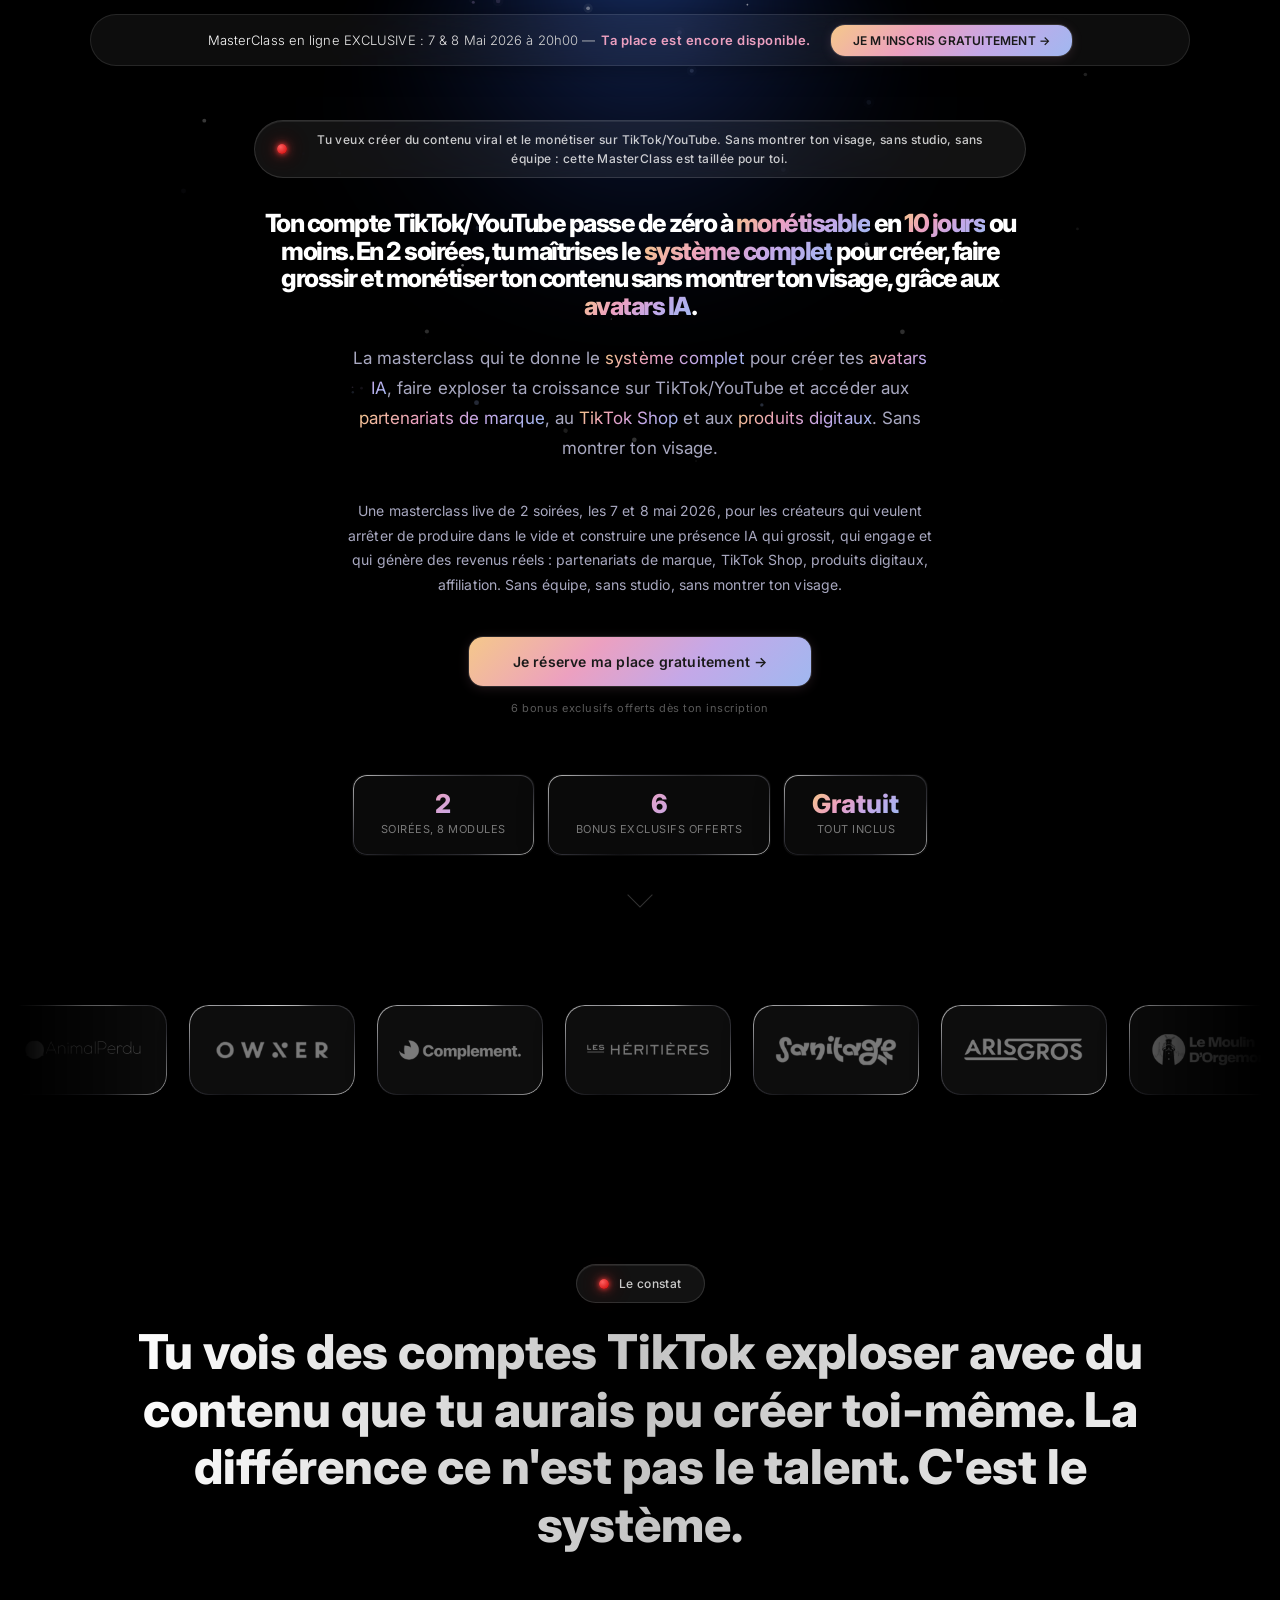
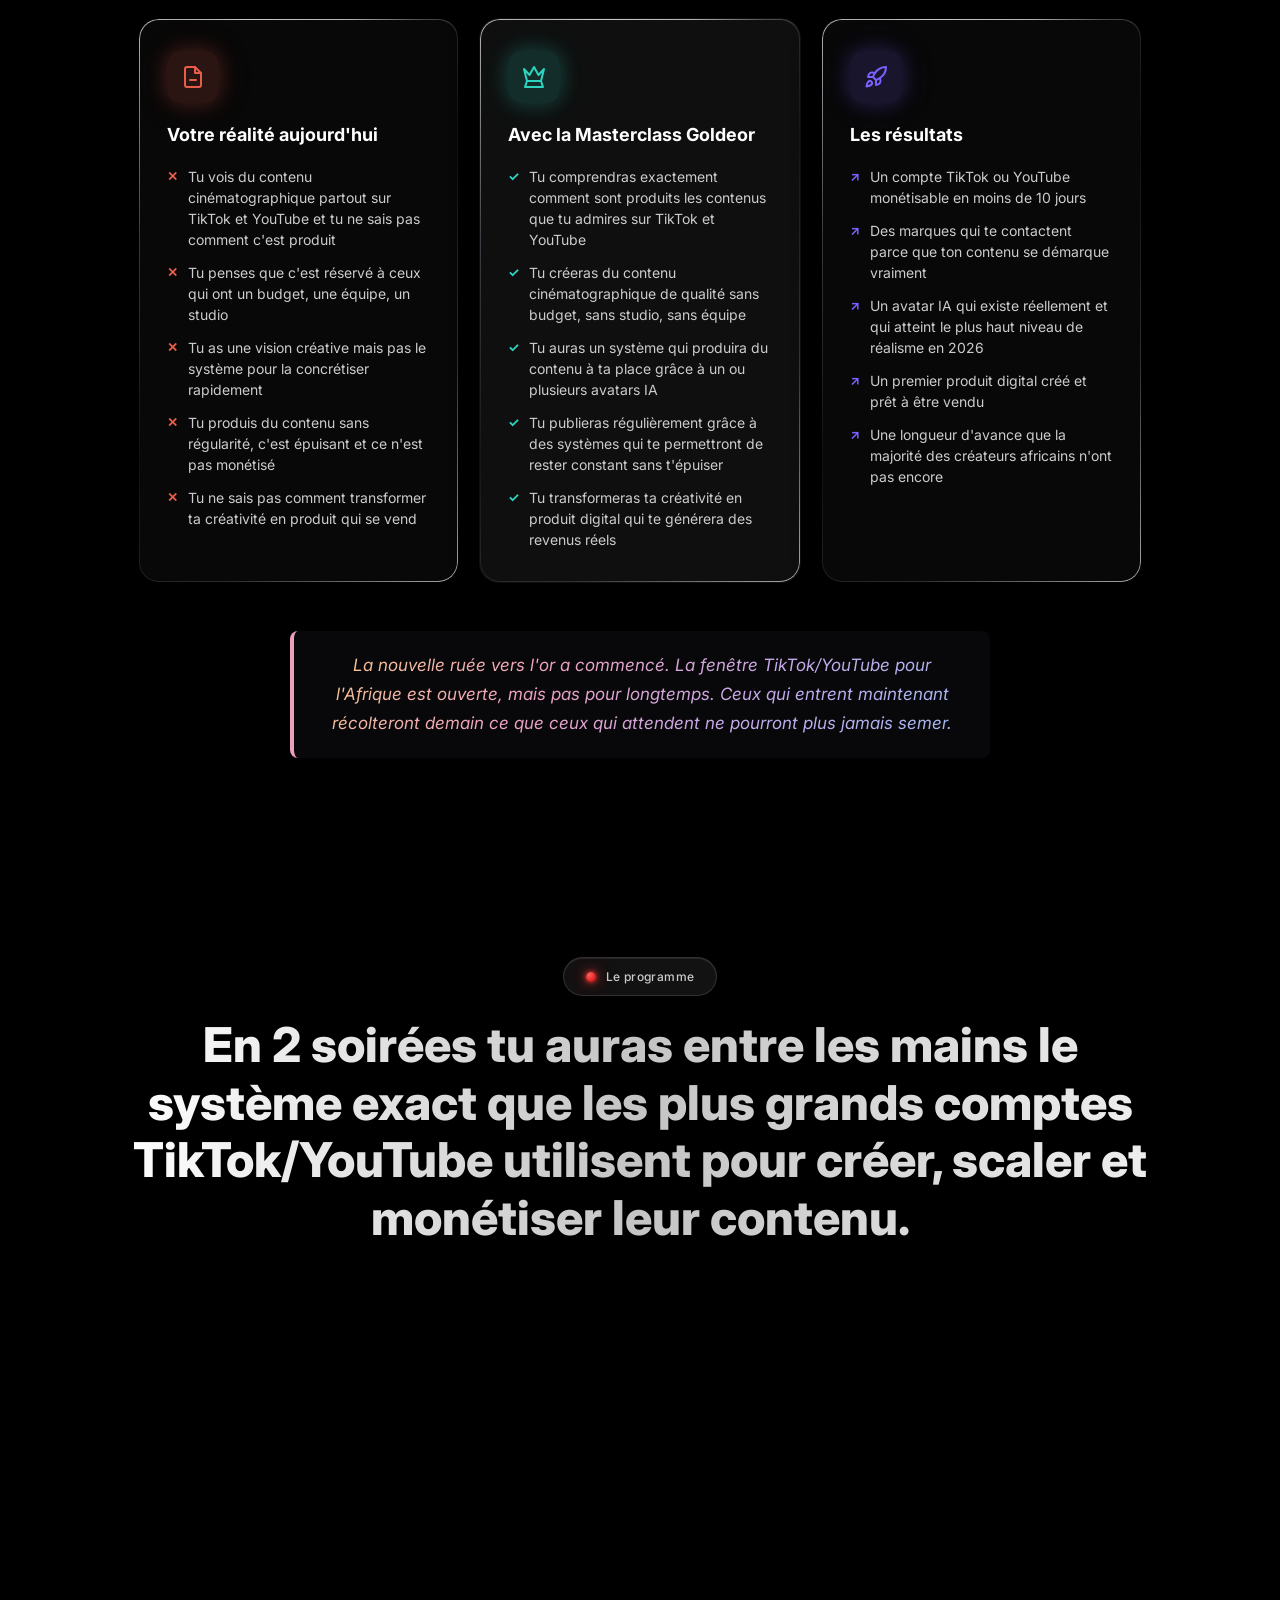
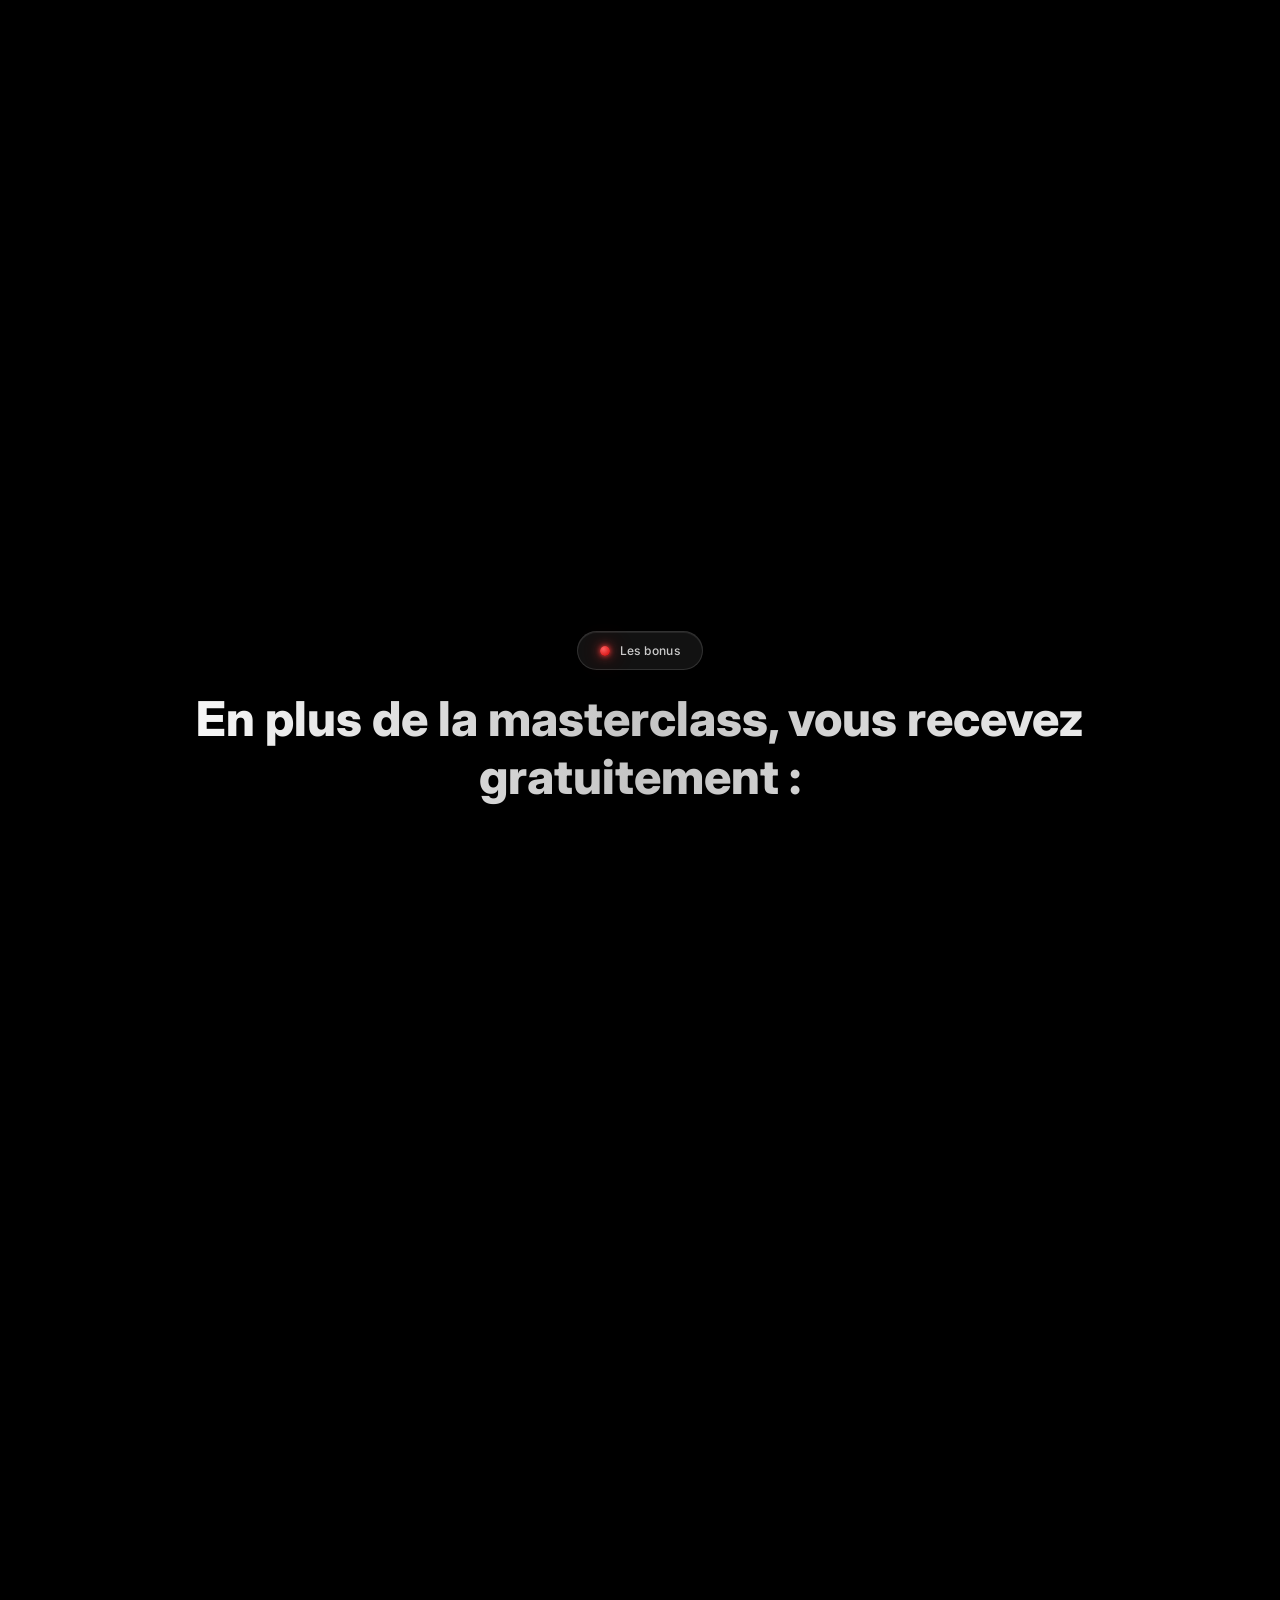
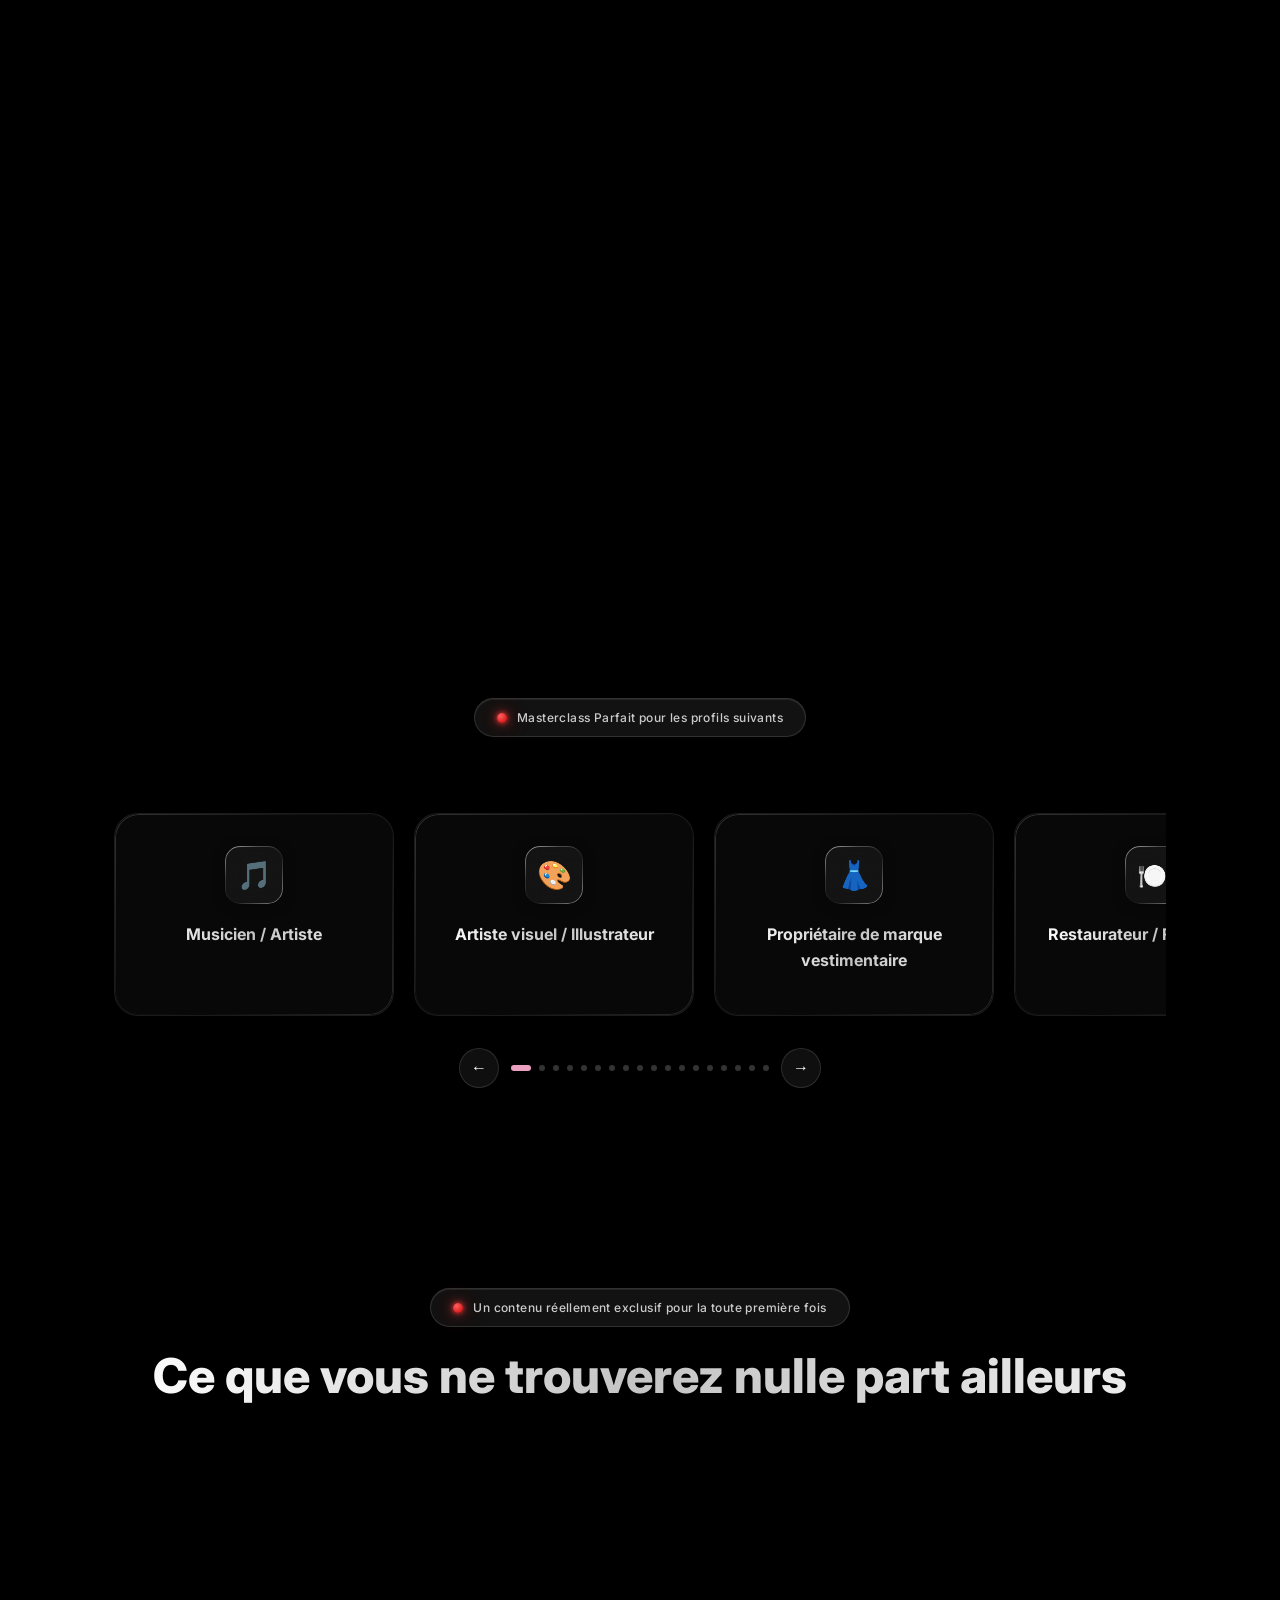
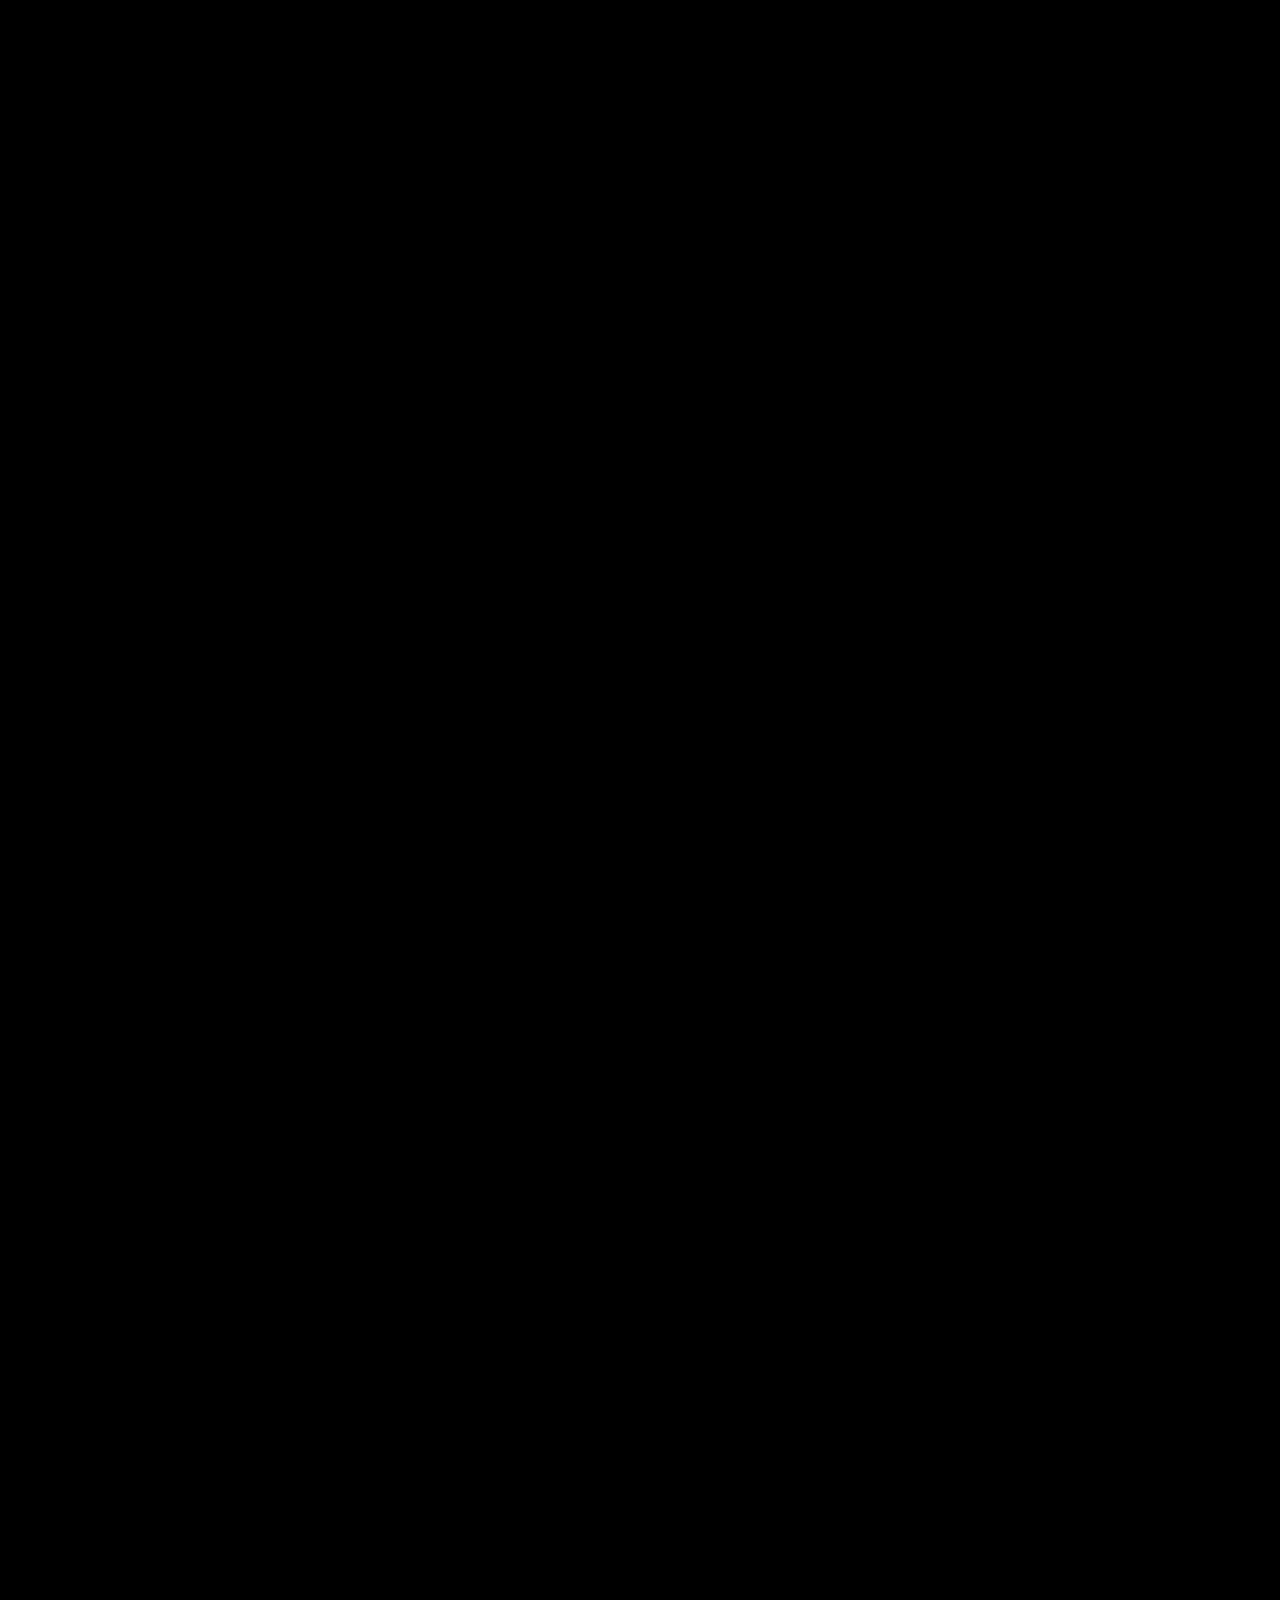
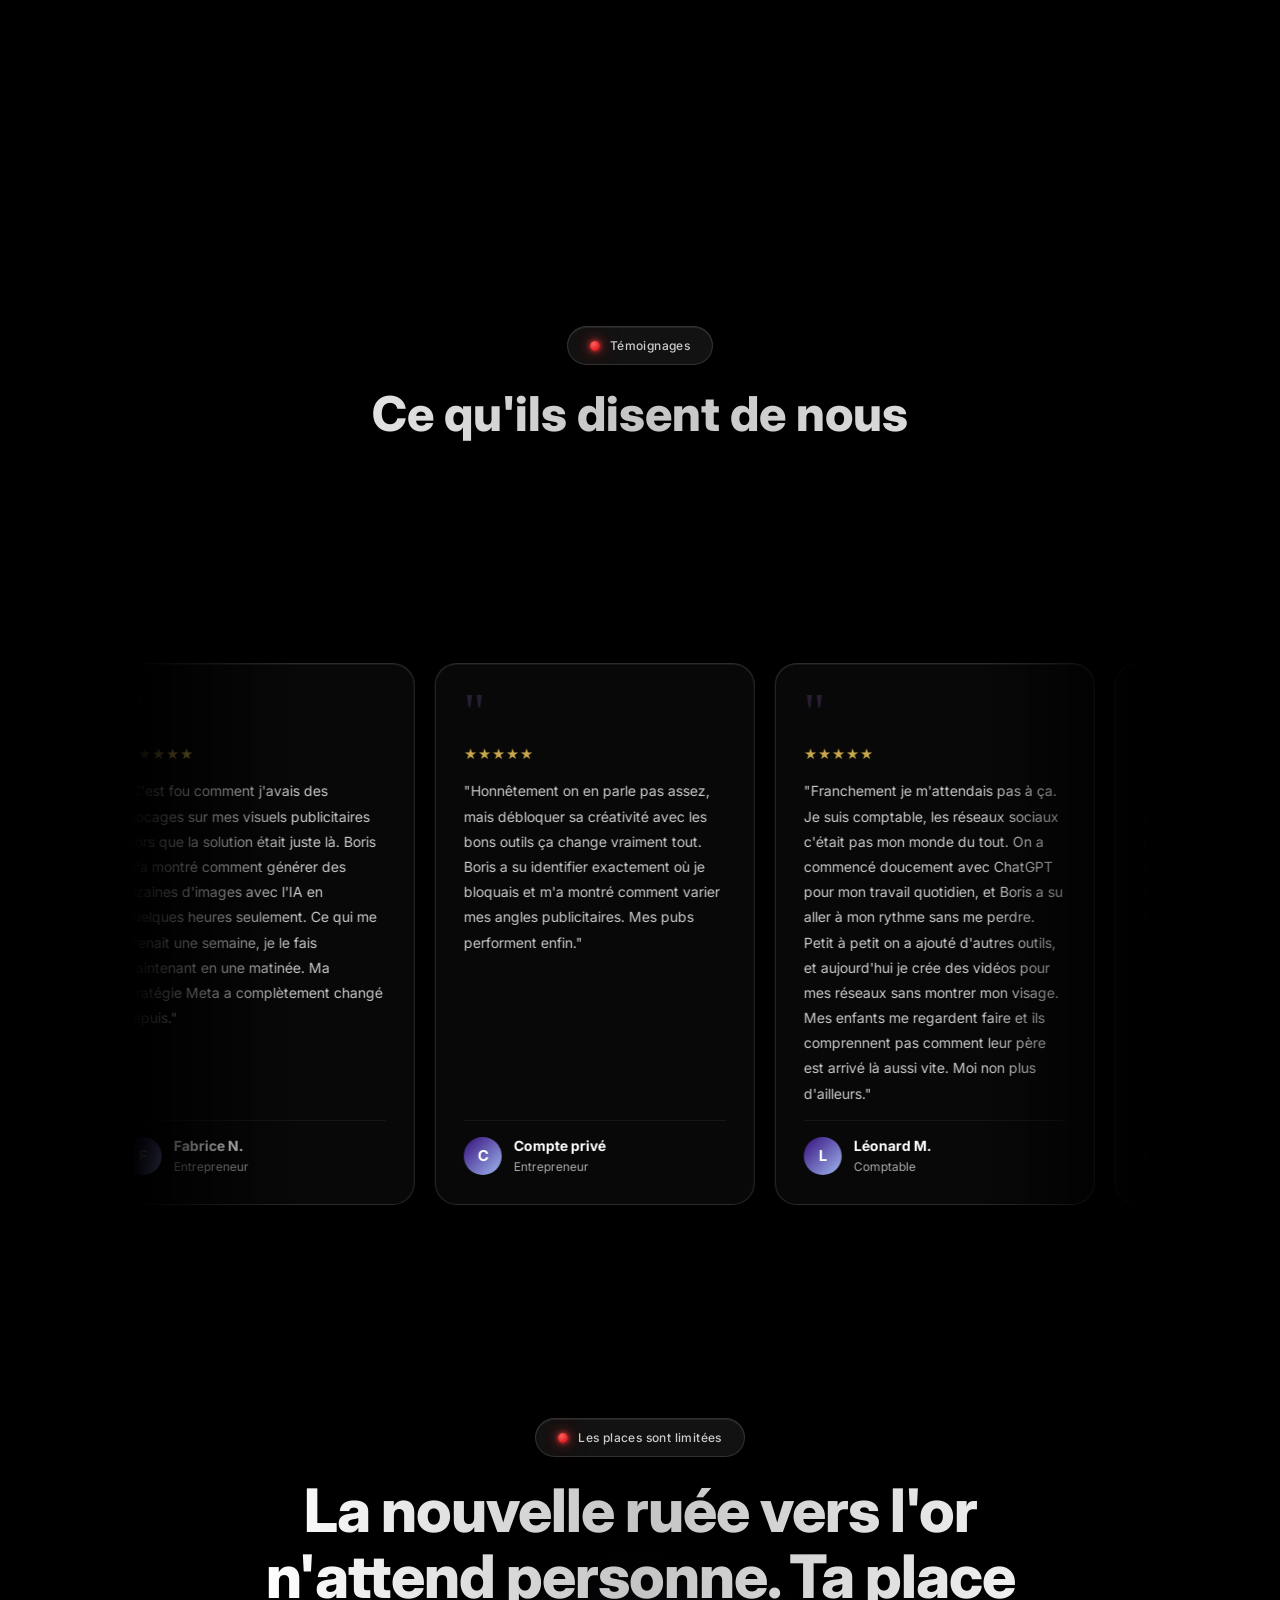
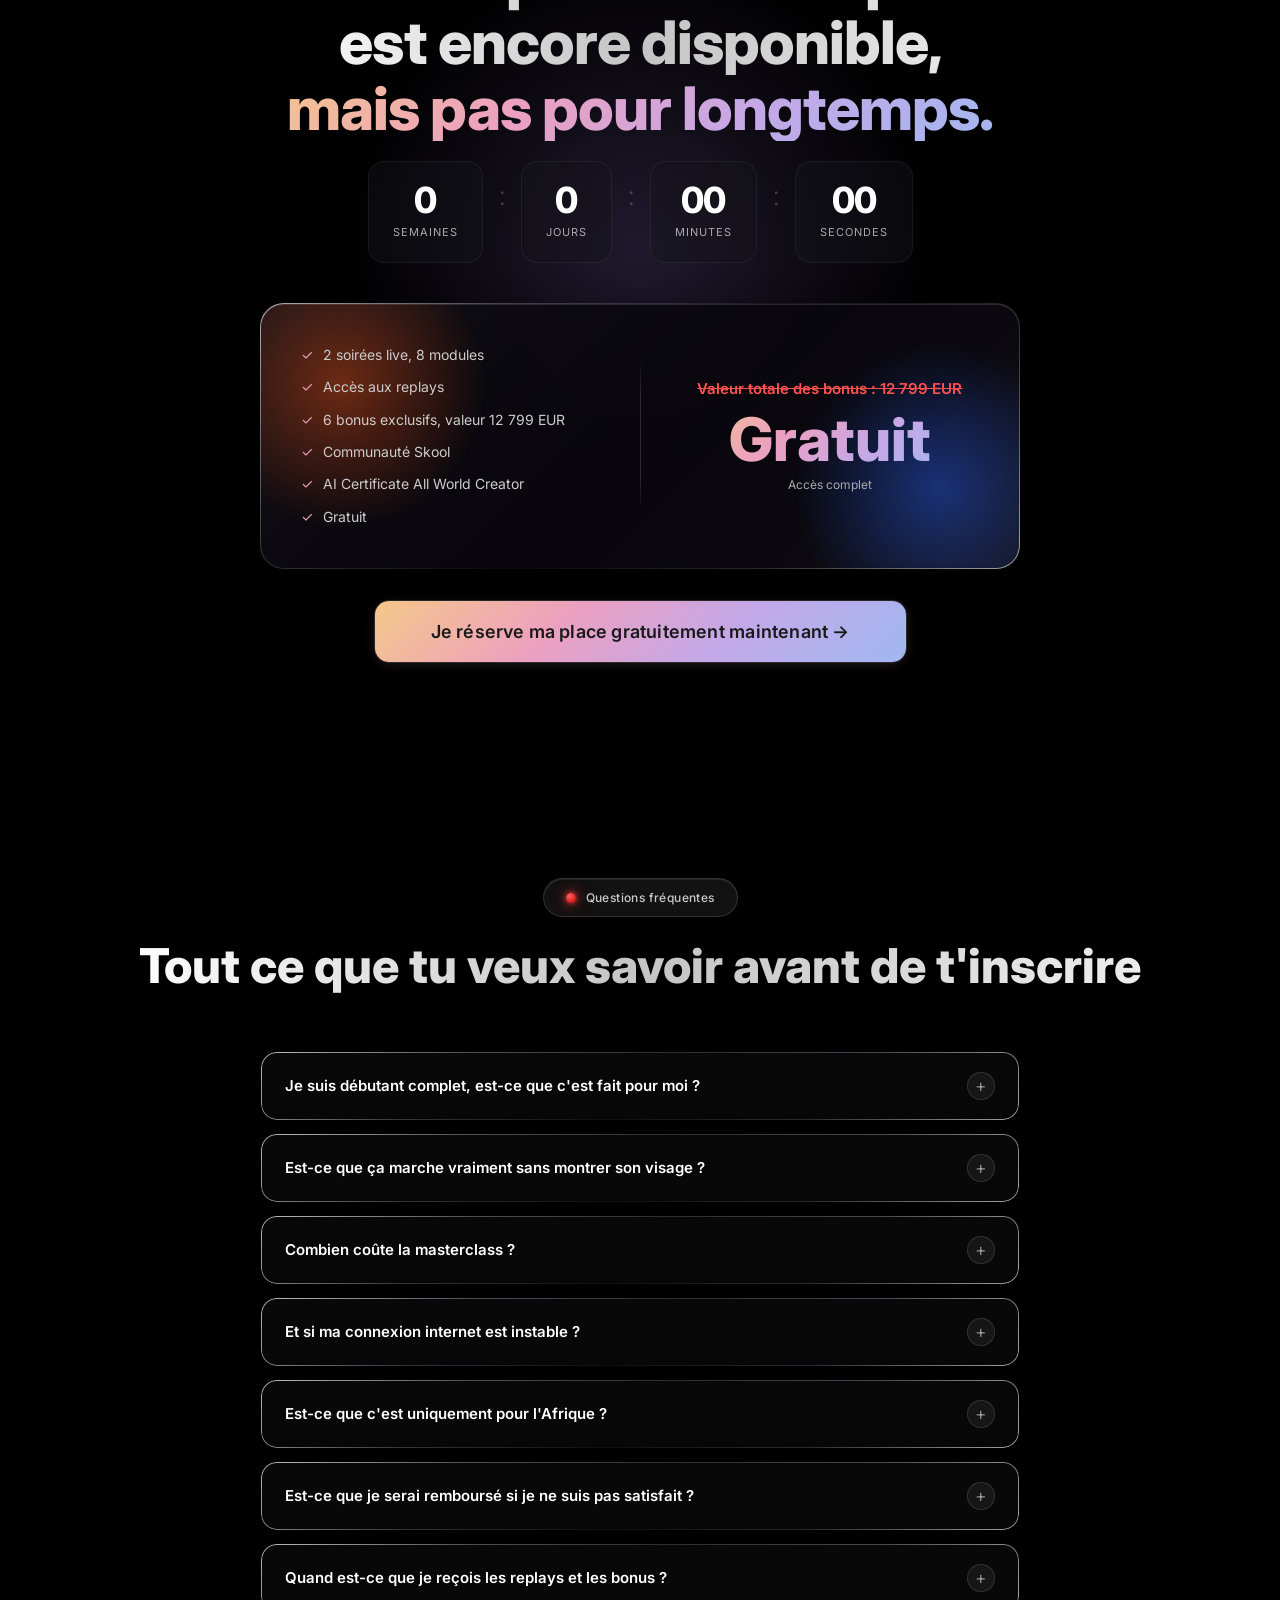
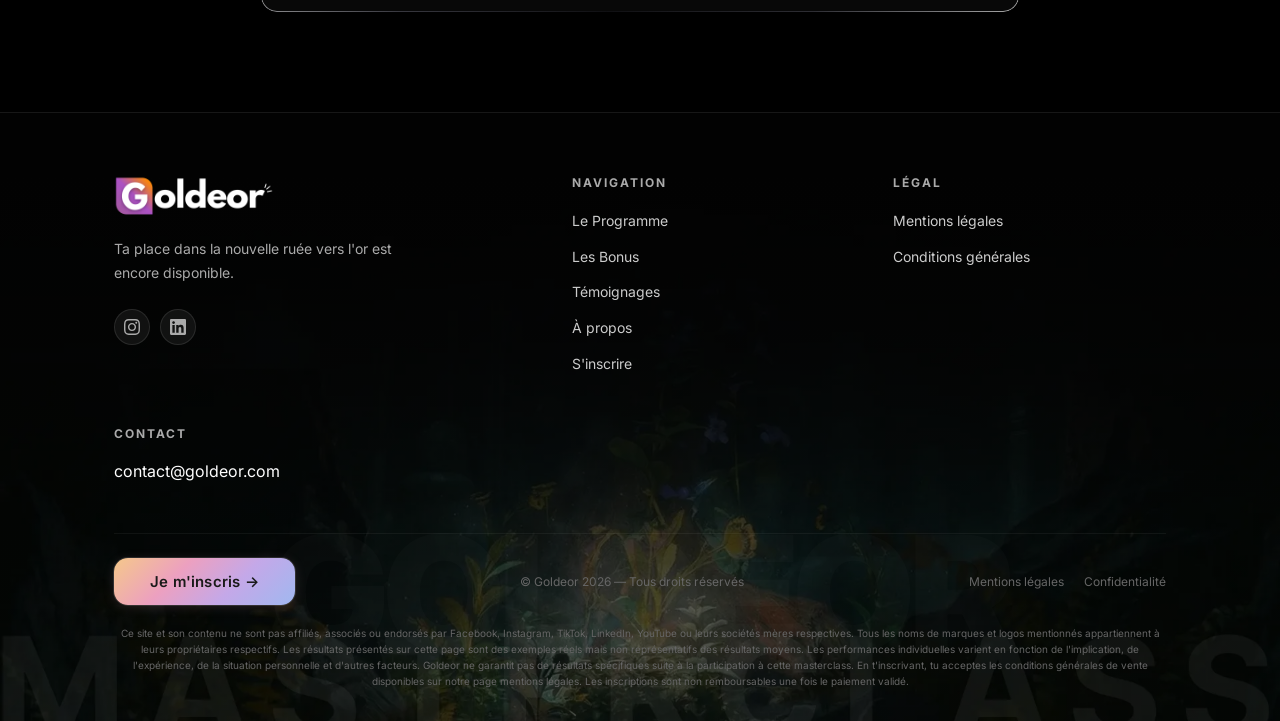
<file: index.html>
<!DOCTYPE html>
<html lang="fr">
<head>
  <meta charset="UTF-8" />
  <meta name="viewport" content="width=device-width, initial-scale=1.0" />

  <!-- SEO -->
  <title>Masterclass TikTok/YouTube IA - Monétise ton contenu sans montrer ton visage | Goldeor</title>
  <meta name="description" content="En 2 soirées, découvre le système complet pour créer des avatars IA, faire exploser ta croissance sur TikTok/YouTube et monétiser ton contenu. Sans visage, sans studio. Gratuit, tout inclus." />
  <link rel="canonical" href="https://goldeor.com/masterclass" />

  <!-- OG -->
  <meta property="og:title" content="Masterclass IA - De zéro à monétisable sur TikTok/YouTube en 10 jours" />
  <meta property="og:description" content="Le système complet pour créer des avatars IA viraux, lancer ton compte TikTok/YouTube et générer tes premiers revenus. Sans montrer ton visage. 7 et 8 Mai 2026." />
  <meta property="og:image" content="assets/images/Photo professionnelle Boris.webp" />
  <meta property="og:type" content="website" />
  <meta property="og:locale" content="fr_FR" />

  <!-- Twitter Card -->
  <meta name="twitter:card" content="summary_large_image" />
  <meta name="twitter:title" content="Masterclass IA - Monétise TikTok/YouTube sans montrer ton visage | Goldeor" />
  <meta name="twitter:description" content="En 2 soirées, tu maîtrises le système complet pour créer des avatars IA et monétiser ton contenu sur TikTok/YouTube. 7 et 8 Mai 2026. Gratuit, tout inclus." />

  <!-- Favicon -->
  <link rel="icon" type="image/png" href="assets/images/Favicon goldeor landing page.png" />

  <!-- Google Fonts -->
  <link rel="preconnect" href="https://fonts.googleapis.com" />
  <link href="https://fonts.googleapis.com/css2?family=Inter:wght@300;400;500;600;700;800;900&family=Dancing+Script:wght@600&display=swap" rel="stylesheet" />

  <!-- CSS -->
  <link rel="stylesheet" href="css/styles.css" />
  <link rel="stylesheet" href="css/sticky-bar.css" />
  <link rel="stylesheet" href="css/hero.css" />
  <link rel="stylesheet" href="css/logos.css" />
  <link rel="stylesheet" href="css/probleme.css" />
  <link rel="stylesheet" href="css/programme.css" />
  <link rel="stylesheet" href="css/bonus.css" />
  <link rel="stylesheet" href="css/carousel-profils.css" />
  <link rel="stylesheet" href="css/avantages.css" />
  <link rel="stylesheet" href="css/fondateur.css" />
  <link rel="stylesheet" href="css/temoignages.css" />
  <link rel="stylesheet" href="css/cta-final.css" />
  <link rel="stylesheet" href="css/faq.css" />
  <link rel="stylesheet" href="css/footer.css" />

  <!-- Meta Pixel Code -->
  <script>
  !function(f,b,e,v,n,t,s)
  {if(f.fbq)return;n=f.fbq=function(){n.callMethod?
  n.callMethod.apply(n,arguments):n.queue.push(arguments)};
  if(!f._fbq)f._fbq=n;n.push=n;n.loaded=!0;n.version='2.0';
  n.queue=[];t=b.createElement(e);t.async=!0;
  t.src=v;s=b.getElementsByTagName(e)[0];
  s.parentNode.insertBefore(t,s)}(window, document,'script',
  'https://connect.facebook.net/en_US/fbevents.js');
  fbq('init', '750034763957379');
  fbq('track', 'PageView');
  </script>
  <noscript><img height="1" width="1" style="display:none"
  src="https://www.facebook.com/tr?id=750034763957379&ev=PageView&noscript=1"
  /></noscript>
  <!-- End Meta Pixel Code -->

  <!-- Style spécifique Variant B : Hero différent -->
  <style>
    /* Hero variant B — angle "résultat concret" */
    .hero__title .line-highlight {
      display: block;
      font-size: clamp(40px, 7vw, 88px);
      background: linear-gradient(135deg, #F5C88A 0%, #ECA0C0 35%, #C4A8E8 65%, #A0B8F0 100%);
      -webkit-background-clip: text;
      -webkit-text-fill-color: transparent;
      background-clip: text;
      line-height: 1;
    }

    .hero__social-proof {
      display: flex;
      align-items: center;
      gap: 12px;
      justify-content: center;
      margin-bottom: 24px;
    }

    .hero__avatars {
      display: flex;
    }

    .hero__avatar {
      width: 36px;
      height: 36px;
      border-radius: 50%;
      border: 2px solid var(--bg-page);
      background: linear-gradient(135deg, var(--accent-purple-dark), var(--accent-purple-light));
      display: flex;
      align-items: center;
      justify-content: center;
      font-size: 14px;
      font-weight: 700;
      color: white;
      margin-left: -10px;
    }

    .hero__avatar:first-child { margin-left: 0; }

    .hero__social-proof-text {
      font-size: 13px;
      color: var(--text-muted);
    }

    .hero__social-proof-text strong {
      color: var(--text-primary);
    }

    /* Waitlist style */
    .hero__waitlist {
      display: flex;
      align-items: center;
      gap: 12px;
      max-width: 480px;
      margin: 0 auto 16px;
      flex-wrap: wrap;
      justify-content: center;
    }

    .hero__waitlist-input {
      flex: 1;
      min-width: 220px;
      background: rgba(255,255,255,0.08);
      border: 1px solid rgba(255,255,255,0.15);
      border-radius: var(--btn-radius);
      padding: 14px 20px;
      color: var(--text-primary);
      font-family: 'Inter', sans-serif;
      font-size: 14px;
      outline: none;
      transition: border-color 0.3s;
    }

    .hero__waitlist-input::placeholder {
      color: var(--text-dim);
    }

    .hero__waitlist-input:focus {
      border-color: rgba(196,168,232,0.4);
    }
  </style>
</head>
<body>

  <!-- STICKY BAR -->
  <div class="sticky-bar" id="stickyBar">
    <div class="sticky-bar__inner">
      <p class="sticky-bar__text">
        <span class="sticky-bar__intro">MasterClass en ligne EXCLUSIVE : 7 &amp; 8 Mai 2026 à 20h00 —</span>
        <span class="sticky-bar__date">Ta place est encore disponible.</span>
      </p>
      <button class="sticky-bar__cta"
              onclick="window.location.href='inscription.html'">
        JE M'INSCRIS GRATUITEMENT →
      </button>
    </div>
  </div>

  <!-- HERO — Variant B -->
  <section class="hero" id="hero">

    <!-- Lueur bleue centrale -->
    <div class="hero__glow"></div>

    <!-- Poussière d'étoiles -->
    <canvas class="hero__stars" id="heroStars"></canvas>

    <div class="hero__inner">

      <!-- Badge callout glassmorphique -->
      <div class="hero__badge">
        <span class="hero__badge-dot"></span>
        Tu veux créer du contenu viral et le monétiser sur TikTok/YouTube. Sans montrer ton visage, sans studio, sans équipe : cette MasterClass est taillée pour toi.
      </div>

      <!-- H1 -->
      <h1 class="hero__title">
        Ton compte TikTok/YouTube passe de zéro à <span class="text-accent">monétisable</span> en <span class="text-accent">10 jours</span> ou moins. En 2 soirées, tu maîtrises le <span class="text-accent">système complet</span> pour créer, faire grossir et monétiser ton contenu sans montrer ton visage, grâce aux <span class="text-accent">avatars IA</span>.
      </h1>

      <!-- H2 subtitle -->
      <p class="hero__subtitle">
        La masterclass qui te donne le <span class="text-accent">système complet</span> pour créer tes <span class="text-accent">avatars IA</span>, faire exploser ta croissance sur TikTok/YouTube et accéder aux <span class="text-accent">partenariats de marque</span>, au <span class="text-accent">TikTok Shop</span> et aux <span class="text-accent">produits digitaux</span>. Sans montrer ton visage.
      </p>

      <!-- Lead-in -->
      <p class="hero__leadin">
        Une masterclass live de 2 soirées, les 7 et 8 mai 2026, pour les créateurs qui veulent arrêter de produire dans le vide et construire une présence IA qui grossit, qui engage et qui génère des revenus réels : partenariats de marque, TikTok Shop, produits digitaux, affiliation. Sans équipe, sans studio, sans montrer ton visage.
      </p>

      <!-- CTA principal -->
      <button class="hero__cta-btn"
              onclick="window.location.href='inscription.html'">
        Je réserve ma place gratuitement →
      </button>

      <!-- Micro-texte -->
      <p class="hero__micro">6 bonus exclusifs offerts dès ton inscription</p>

      <!-- Stats -->
      <div class="hero__stats">
        <div class="hero__stat">
          <div class="hero__stat-number">2</div>
          <div class="hero__stat-label">Soirées, 8 modules</div>
        </div>
        <div class="hero__stat-divider"></div>
        <div class="hero__stat">
          <div class="hero__stat-number">6</div>
          <div class="hero__stat-label">Bonus exclusifs offerts</div>
        </div>
        <div class="hero__stat-divider"></div>
        <div class="hero__stat">
          <div class="hero__stat-number">Gratuit</div>
          <div class="hero__stat-label">Tout inclus</div>
        </div>
      </div>
    </div>

    <div class="hero__scroll"
         onclick="document.querySelector('.logos').scrollIntoView({behavior:'smooth'})">
      <div class="hero__scroll-arrow"></div>
    </div>
  </section>

  <!-- LOGOS -->
  <section class="logos">
    <div class="logos__track-wrapper">
      <div class="logos__track">
        <!-- Série 1 -->
        <div class="logos__card"><img src="assets/images/logos/animalperdu.webp" alt="Animal Perdu Assistance" /></div>
        <div class="logos__card"><img src="assets/images/logos/owner.webp" alt="Owner Technology" /></div>
        <div class="logos__card"><img src="assets/images/logos/complement.webp" alt="Complement Education" /></div>
        <div class="logos__card"><img src="assets/images/logos/heritières.webp" alt="Les Héritières" /></div>
        <div class="logos__card"><img src="assets/images/logos/sanitage.webp" alt="Sanitage" /></div>
        <div class="logos__card"><img src="assets/images/logos/arisgros.webp" alt="Les Arisgros" /></div>
        <div class="logos__card"><img src="assets/images/logos/moulin-dorgemont.webp" alt="Le Moulin d'Orgement" /></div>
        <div class="logos__card"><img src="assets/images/logos/rentisi.webp" alt="Rentisi" /></div>
        <div class="logos__card"><img src="assets/images/logos/retinea.webp" alt="Retinea Centre Ophtalmologique" /></div>
        <!-- Série 2 — dupliquée pour le scroll infini -->
        <div class="logos__card"><img src="assets/images/logos/animalperdu.webp" alt="Animal Perdu Assistance" /></div>
        <div class="logos__card"><img src="assets/images/logos/owner.webp" alt="Owner Technology" /></div>
        <div class="logos__card"><img src="assets/images/logos/complement.webp" alt="Complement Education" /></div>
        <div class="logos__card"><img src="assets/images/logos/heritières.webp" alt="Les Héritières" /></div>
        <div class="logos__card"><img src="assets/images/logos/sanitage.webp" alt="Sanitage" /></div>
        <div class="logos__card"><img src="assets/images/logos/arisgros.webp" alt="Les Arisgros" /></div>
        <div class="logos__card"><img src="assets/images/logos/moulin-dorgemont.webp" alt="Le Moulin d'Orgement" /></div>
        <div class="logos__card"><img src="assets/images/logos/rentisi.webp" alt="Rentisi" /></div>
        <div class="logos__card"><img src="assets/images/logos/retinea.webp" alt="Retinea Centre Ophtalmologique" /></div>
      </div>
    </div>
  </section>

  <!-- PROBLÈME -->
  <section class="probleme section" id="probleme">
    <div class="container">
      <div class="probleme__header">
        <div class="badge-pill"><span class="hero__badge-dot"></span>Le constat</div>
        <h2 class="probleme__title">
          Tu vois des comptes TikTok exploser avec du contenu que tu aurais pu créer toi-même. La différence ce n'est pas le talent. C'est le système.
        </h2>
      </div>

      <div class="problem-blocks">

        <!-- BLOC 1 — Réalité -->
        <div class="problem-card">
          <div class="problem-card__icon problem-card__icon--red">
            <svg width="24" height="24" viewBox="0 0 24 24" fill="none" stroke="currentColor" stroke-width="2" stroke-linecap="round" stroke-linejoin="round">
              <path d="M14 2H6a2 2 0 0 0-2 2v16a2 2 0 0 0 2 2h12a2 2 0 0 0 2-2V8z"/><polyline points="14 2 14 8 20 8"/><line x1="9" y1="15" x2="15" y2="15"/>
            </svg>
          </div>
          <h3 class="problem-card__title">Votre réalité aujourd'hui</h3>
          <ul class="problem-card__list problem-card__list--negative">
            <li>Tu vois du contenu cinématographique partout sur TikTok et YouTube et tu ne sais pas comment c'est produit</li>
            <li>Tu penses que c'est réservé à ceux qui ont un budget, une équipe, un studio</li>
            <li>Tu as une vision créative mais pas le système pour la concrétiser rapidement</li>
            <li>Tu produis du contenu sans régularité, c'est épuisant et ce n'est pas monétisé</li>
            <li>Tu ne sais pas comment transformer ta créativité en produit qui se vend</li>
          </ul>
        </div>

        <!-- BLOC 2 — Solution (carte centrale) -->
        <div class="problem-card problem-card--active">
          <div class="problem-card__icon problem-card__icon--cyan">
            <svg width="24" height="24" viewBox="0 0 24 24" fill="none" stroke="currentColor" stroke-width="2" stroke-linecap="round" stroke-linejoin="round">
              <path d="M2 4l3 12h14l3-12-5.5 6L12 2 7.5 10 2 4z"/><path d="M5 16l-2 6h18l-2-6"/>
            </svg>
          </div>
          <h3 class="problem-card__title">Avec la Masterclass Goldeor</h3>
          <ul class="problem-card__list problem-card__list--positive">
            <li>Tu comprendras exactement comment sont produits les contenus que tu admires sur TikTok et YouTube</li>
            <li>Tu créeras du contenu cinématographique de qualité sans budget, sans studio, sans équipe</li>
            <li>Tu auras un système qui produira du contenu à ta place grâce à un ou plusieurs avatars IA</li>
            <li>Tu publieras régulièrement grâce à des systèmes qui te permettront de rester constant sans t'épuiser</li>
            <li>Tu transformeras ta créativité en produit digital qui te générera des revenus réels</li>
          </ul>
        </div>

        <!-- BLOC 3 — Résultats -->
        <div class="problem-card">
          <div class="problem-card__icon problem-card__icon--purple">
            <svg width="24" height="24" viewBox="0 0 24 24" fill="none" stroke="currentColor" stroke-width="2" stroke-linecap="round" stroke-linejoin="round">
              <path d="M4.5 16.5c-1.5 1.26-2 5-2 5s3.74-.5 5-2c.71-.84.7-2.13-.09-2.91a2.18 2.18 0 0 0-2.91-.09z"/><path d="M12 15l-3-3a22 22 0 0 1 2-3.95A12.88 12.88 0 0 1 22 2c0 2.72-.78 7.5-6 11a22.35 22.35 0 0 1-4 2z"/><path d="M9 12H4s.55-3.03 2-4c1.62-1.08 5 0 5 0"/><path d="M12 15v5s3.03-.55 4-2c1.08-1.62 0-5 0-5"/>
            </svg>
          </div>
          <h3 class="problem-card__title">Les résultats</h3>
          <ul class="problem-card__list problem-card__list--results">
            <li>Un compte TikTok ou YouTube monétisable en moins de 10 jours</li>
            <li>Des marques qui te contactent parce que ton contenu se démarque vraiment</li>
            <li>Un avatar IA qui existe réellement et qui atteint le plus haut niveau de réalisme en 2026</li>
            <li>Un premier produit digital créé et prêt à être vendu</li>
            <li>Une longueur d'avance que la majorité des créateurs africains n'ont pas encore</li>
          </ul>
        </div>

      </div>

      <!-- Phrase finale -->
      <div class="problem-quote">
        <p>La nouvelle ruée vers l'or a commencé. La fenêtre TikTok/YouTube pour l'Afrique est ouverte, mais pas pour longtemps. Ceux qui entrent maintenant récolteront demain ce que ceux qui attendent ne pourront plus jamais semer.</p>
      </div>
    </div>
  </section>

  <!-- PROGRAMME -->
  <section class="programme section" id="programme">
    <div class="container">
      <div class="programme__header">
        <div class="badge-pill"><span class="hero__badge-dot"></span>Le programme</div>
        <h2 class="programme__title">En 2 soirées tu auras entre les mains le système exact que les plus grands comptes TikTok/YouTube utilisent pour créer, scaler et monétiser leur contenu.</h2>
      </div>

      <div class="programme__sessions">

        <!-- ── Soirée 1 ── -->
        <div class="prog-card prog-card--1 reveal">
          <div class="prog-card__badge">
            <svg viewBox="0 0 24 24" fill="none" stroke="white" stroke-width="1.6" stroke-linecap="round" stroke-linejoin="round">
              <polygon points="12,2 22,8.5 12,15 2,8.5"/>
              <polyline points="2,12 12,18.5 22,12" opacity="0.65"/>
              <polyline points="2,15.5 12,22 22,15.5" opacity="0.35"/>
            </svg>
          </div>
          <div class="prog-card__meta">Soirée 1</div>
          <div class="prog-card__day">Jeudi 7 Mai 2026 • 20H00</div>
          <p class="prog-card__desc">La nuit où tu construis ta base : ton kit de marque, tes visuels publicitaires, tes influenceurs IA et tes carrousels viraux.</p>
          <div class="prog-card__divider"><span>Au programme</span></div>
          <ul class="prog-card__modules">
            <li class="prog-card__module">
              <span class="prog-card__check">✓</span>
              <span><strong>MODULE 01</strong> — Le kit de marque complet qui fait que vos clients vous reconnaissent, vous font confiance et vous choisissent — avant même d'avoir lu une seule ligne de votre offre</span>
            </li>
            <li class="prog-card__module">
              <span class="prog-card__check">✓</span>
              <span><strong>MODULE 02</strong> — Votre site professionnel conçu en moins de temps qu'il n'en faut à un designer à qui vous paieriez des centaines de milliers de XOF/XAF pour un site qui prend trois mois à livrer</span>
            </li>
            <li class="prog-card__module">
              <span class="prog-card__check">✓</span>
              <span><strong>MODULE 03</strong> — Faites la promotion de votre marque, de vos produits physiques ou digitaux avec des influenceurs IA au rendu ultra-réaliste — sans acteurs, sans tournage, sans studio. Juste une connexion internet.</span>
            </li>
            <li class="prog-card__module">
              <span class="prog-card__check">✓</span>
              <span><strong>MODULE 04</strong> — L'art du carrousel viral qui force le swipe, génère des partages, et transforme chaque post en machine d'acquisition gratuite</span>
            </li>
          </ul>
          <button class="prog-card__cta"
                  onclick="window.location.href='inscription.html'">
            Je m'inscris gratuitement →
          </button>
        </div>

        <!-- ── Soirée 2 ── -->
        <div class="prog-card prog-card--2 reveal reveal--delay-2">
          <div class="prog-card__badge">
            <svg viewBox="0 0 24 24" fill="none" stroke="white" stroke-width="1.6" stroke-linecap="round" stroke-linejoin="round">
              <polyline points="3,17 8,11 13,14 21,4"/>
              <polyline points="17,4 21,4 21,8"/>
            </svg>
          </div>
          <div class="prog-card__meta">Soirée 2</div>
          <div class="prog-card__day">Vendredi 8 Mai 2026 • 20H00</div>
          <p class="prog-card__desc">La nuit où tu passes à l'action : ton avatar IA, tes mini-films, ton premier produit digital et ta stratégie TikTok/YouTube complète.</p>
          <div class="prog-card__divider"><span>Au programme</span></div>
          <ul class="prog-card__modules">
            <li class="prog-card__module">
              <span class="prog-card__check">✓</span>
              <span><strong>MODULE 05</strong> — Créez et lancez votre avatar IA : votre clone digital qui produit du contenu, représente votre marque et travaille 24h/24 — sans vous</span>
            </li>
            <li class="prog-card__module">
              <span class="prog-card__check">✓</span>
              <span><strong>MODULE 06</strong> — Vos propres mini-films de marque cinématographiques — produits avec l'IA, sans caméra, sans équipe, sans budget de production</span>
            </li>
            <li class="prog-card__module">
              <span class="prog-card__check">✓</span>
              <span><strong>MODULE 07</strong> — Créez votre produit digital pour commercialiser votre expertise et générer des revenus auprès des personnes prêtes à payer pour ce que vous savez faire</span>
            </li>
            <li class="prog-card__module">
              <span class="prog-card__check">✓</span>
              <span><strong>MODULE 08</strong> — Apprenez à maîtriser Google Nano Banana, le premier outil de génération d'image au monde</span>
            </li>
          </ul>
          <button class="prog-card__cta"
                  onclick="window.location.href='inscription.html'">
            Je m'inscris gratuitement →
          </button>
        </div>

      </div>

    </div>
  </section>

  <!-- BONUS -->
  <section class="bonus section" id="bonus">
    <div class="container">
      <div class="bonus__header">
        <div class="badge-pill"><span class="hero__badge-dot"></span>Les bonus</div>
        <h2 class="bonus__title">En plus de la masterclass, vous recevez gratuitement :</h2>
      </div>

      <div class="bonus__grid">
        <div class="bonus__card reveal reveal--delay-1">
          <span class="bonus__badge">OFFERT</span>
          <div class="bonus__card-orb">
            <div class="bonus__card-ring bonus__card-ring--2"></div>
            <div class="bonus__card-ring bonus__card-ring--1"></div>
            <div class="bonus__card-icon-wrap">
              <span class="bonus__card-icon">📋</span>
            </div>
          </div>
          <span class="bonus__card-value">Valeur : 300 EUR</span>
          <h3 class="bonus__card-title">+100 Templates Canva prêts à l'emploi pour votre marque (posts, stories, carrousels, bannières LinkedIn, affiches)</h3>
        </div>
        <div class="bonus__card reveal reveal--delay-2">
          <span class="bonus__badge">OFFERT</span>
          <div class="bonus__card-orb">
            <div class="bonus__card-ring bonus__card-ring--2"></div>
            <div class="bonus__card-ring bonus__card-ring--1"></div>
            <div class="bonus__card-icon-wrap">
              <span class="bonus__card-icon">📸</span>
            </div>
          </div>
          <span class="bonus__card-value">Valeur : 5 000 EUR</span>
          <h3 class="bonus__card-title">Séquence complète de prompts pour réaliser vos shootings virtuels, lookbooks et visuels de marque — sans photographe, sans lieu de shooting coûteux, sans influenceur, sans équipements professionnels</h3>
        </div>
        <div class="bonus__card reveal reveal--delay-3">
          <span class="bonus__badge">OFFERT</span>
          <div class="bonus__card-orb">
            <div class="bonus__card-ring bonus__card-ring--2"></div>
            <div class="bonus__card-ring bonus__card-ring--1"></div>
            <div class="bonus__card-icon-wrap">
              <span class="bonus__card-icon">📖</span>
            </div>
          </div>
          <span class="bonus__card-value">Valeur : 300 EUR</span>
          <h3 class="bonus__card-title">Le Guide des 1000 Accroches qui ont marché depuis 1900 — classées par secteur, émotion et plateforme, adaptées au marché africain francophone</h3>
        </div>
        <div class="bonus__card reveal reveal--delay-4">
          <span class="bonus__badge">OFFERT</span>
          <div class="bonus__card-orb">
            <div class="bonus__card-ring bonus__card-ring--2"></div>
            <div class="bonus__card-ring bonus__card-ring--1"></div>
            <div class="bonus__card-icon-wrap">
              <span class="bonus__card-icon">🔥</span>
            </div>
          </div>
          <span class="bonus__card-value">Valeur : 7 000 EUR</span>
          <h3 class="bonus__card-title">Arsenal Complet de Prompts pour créer des histoires virales sur les réseaux sociaux</h3>
        </div>
        <div class="bonus__card reveal reveal--delay-5">
          <span class="bonus__badge">OFFERT</span>
          <div class="bonus__card-orb">
            <div class="bonus__card-ring bonus__card-ring--2"></div>
            <div class="bonus__card-ring bonus__card-ring--1"></div>
            <div class="bonus__card-icon-wrap">
              <span class="bonus__card-icon">🏆</span>
            </div>
          </div>
          <span class="bonus__card-value">Valeur : 199 EUR</span>
          <h3 class="bonus__card-title">Accès à la communauté privée Skool avec réduction de 50% sur le prix de la formation + Certificat IA User All World délivré à la fin</h3>
        </div>
        <div class="bonus__card reveal reveal--delay-1">
          <span class="bonus__badge">OFFERT</span>
          <div class="bonus__card-orb">
            <div class="bonus__card-ring bonus__card-ring--2"></div>
            <div class="bonus__card-ring bonus__card-ring--1"></div>
            <div class="bonus__card-icon-wrap">
              <span class="bonus__card-icon">🎬</span>
            </div>
          </div>
          <span class="bonus__card-value">Valeur : 3 000 EUR</span>
          <h3 class="bonus__card-title">Accès aux replays des 2 soirées — revoyez chaque module autant de fois que nécessaire pour maîtriser chaque outil à votre rythme</h3>
        </div>
      </div>

      <div class="bonus__total reveal">

        <!-- Zone visuelle : dual aurora + grille dots + cadres imbriqués + coffre -->
        <div class="bonus__total-visual">
          <div class="bonus__total-dots bonus__total-dots--l"></div>
          <div class="bonus__total-dots bonus__total-dots--r"></div>
          <div class="btf btf-4">
            <div class="btf btf-3">
              <div class="btf btf-2">
                <div class="btf btf-1">
                  <div class="bonus__total-icon">
                    <svg width="64" height="64" viewBox="0 0 64 64" fill="none" xmlns="http://www.w3.org/2000/svg">
                      <!-- Ombre au sol -->
                      <ellipse cx="32" cy="62" rx="20" ry="3" fill="rgba(0,0,0,0.4)"/>
                      <!-- Corps du coffre -->
                      <rect x="7" y="30" width="50" height="27" rx="3" fill="#6B3A1F"/>
                      <rect x="7" y="30" width="50" height="6" fill="#7C4523"/>
                      <!-- Couvercle bombé -->
                      <path d="M7 30 C7 18 13 13 32 13 C51 13 57 18 57 30 Z" fill="#7A4422"/>
                      <path d="M11 29 C11 20 16 16 32 16 C48 16 53 20 53 29 Z" fill="#956035"/>
                      <!-- Bande métal couvercle -->
                      <path d="M9 27 Q9 20 32 18 Q55 20 55 27" stroke="#C9A84C" stroke-width="3.5" fill="none" stroke-linecap="round"/>
                      <!-- Bandes métal corps -->
                      <rect x="7" y="37" width="50" height="3.5" rx="1" fill="#C9A84C"/>
                      <rect x="7" y="48" width="50" height="3.5" rx="1" fill="#C9A84C"/>
                      <!-- Rivets -->
                      <circle cx="13" cy="38.75" r="2" fill="#E8C76A"/>
                      <circle cx="51" cy="38.75" r="2" fill="#E8C76A"/>
                      <circle cx="13" cy="49.75" r="2" fill="#E8C76A"/>
                      <circle cx="51" cy="49.75" r="2" fill="#E8C76A"/>
                      <!-- Serrure centrale -->
                      <rect x="26" y="27" width="12" height="9" rx="2" fill="#C9A84C"/>
                      <rect x="28" y="29" width="8" height="6" rx="1.5" fill="#6B3A1F"/>
                      <circle cx="32" cy="32" r="1.8" fill="#3A1F08"/>
                      <rect x="31.1" y="33" width="1.8" height="2" rx="0.5" fill="#3A1F08"/>
                      <!-- Veines bois -->
                      <line x1="18" y1="33" x2="18" y2="57" stroke="rgba(0,0,0,0.10)" stroke-width="1"/>
                      <line x1="32" y1="33" x2="32" y2="57" stroke="rgba(0,0,0,0.10)" stroke-width="1"/>
                      <line x1="46" y1="33" x2="46" y2="57" stroke="rgba(0,0,0,0.10)" stroke-width="1"/>
                      <!-- Chaîne gauche -->
                      <path d="M7 39 Q0 39 0 44 Q0 49 7 49" stroke="#999" stroke-width="2.5" fill="none" stroke-linecap="round"/>
                      <ellipse cx="1" cy="41" rx="1.8" ry="2.4" stroke="#BBB" stroke-width="1.5" fill="rgba(0,0,0,0.2)" transform="rotate(-20 1 41)"/>
                      <ellipse cx="1" cy="47" rx="1.8" ry="2.4" stroke="#BBB" stroke-width="1.5" fill="rgba(0,0,0,0.2)" transform="rotate(20 1 47)"/>
                      <!-- Chaîne droite -->
                      <path d="M57 39 Q64 39 64 44 Q64 49 57 49" stroke="#999" stroke-width="2.5" fill="none" stroke-linecap="round"/>
                      <ellipse cx="63" cy="41" rx="1.8" ry="2.4" stroke="#BBB" stroke-width="1.5" fill="rgba(0,0,0,0.2)" transform="rotate(20 63 41)"/>
                      <ellipse cx="63" cy="47" rx="1.8" ry="2.4" stroke="#BBB" stroke-width="1.5" fill="rgba(0,0,0,0.2)" transform="rotate(-20 63 47)"/>
                      <!-- Ornements coins couvercle -->
                      <circle cx="11" cy="16" r="2.5" fill="#C9A84C" opacity="0.9"/>
                      <circle cx="53" cy="16" r="2.5" fill="#C9A84C" opacity="0.9"/>
                    </svg>
                  </div>
                </div>
              </div>
            </div>
          </div>
        </div>

        <p class="bonus__total-label">Valeur totale des bonus :</p>
        <p class="bonus__total-value"><span data-count-accel="12799" data-suffix=" EUR" data-duration="3000">0 EUR</span></p>
        <p class="bonus__total-note">Vous obtenez le tout gratuitement à 0 €</p>
      </div>
    </div>
  </section>

  <!-- PROFILS -->
  <section class="profils section" id="profils">
    <div class="container">
      <div class="profils__header">
        <div class="badge-pill"><span class="hero__badge-dot"></span>Masterclass Parfait pour les profils suivants</div>
      </div>

      <div class="profils__carousel">
        <div class="profils__track-wrapper">
          <div class="profils__track">
            <div class="profils__card"><div class="profils__card-emoji">🎵</div><h3 class="profils__card-title">Musicien / Artiste</h3></div>
            <div class="profils__card"><div class="profils__card-emoji">🎨</div><h3 class="profils__card-title">Artiste visuel / Illustrateur</h3></div>
            <div class="profils__card"><div class="profils__card-emoji">👗</div><h3 class="profils__card-title">Propriétaire de marque vestimentaire</h3></div>
            <div class="profils__card"><div class="profils__card-emoji">🍽️</div><h3 class="profils__card-title">Restaurateur / Food creator</h3></div>
            <div class="profils__card"><div class="profils__card-emoji">💄</div><h3 class="profils__card-title">Maquilleuse / Beauty creator</h3></div>
            <div class="profils__card"><div class="profils__card-emoji">📦</div><h3 class="profils__card-title">E-commerçant</h3></div>
            <div class="profils__card"><div class="profils__card-emoji">✂️</div><h3 class="profils__card-title">Coiffeur / Barbier</h3></div>
            <div class="profils__card"><div class="profils__card-emoji">📸</div><h3 class="profils__card-title">Photographe</h3></div>
            <div class="profils__card"><div class="profils__card-emoji">🎬</div><h3 class="profils__card-title">Vidéaste</h3></div>
            <div class="profils__card"><div class="profils__card-emoji">🧘</div><h3 class="profils__card-title">Coach bien-être / Fitness</h3></div>
            <div class="profils__card"><div class="profils__card-emoji">🌺</div><h3 class="profils__card-title">Créateur lifestyle africain</h3></div>
            <div class="profils__card"><div class="profils__card-emoji">📚</div><h3 class="profils__card-title">Auteur / Écrivain</h3></div>
            <div class="profils__card"><div class="profils__card-emoji">🎮</div><h3 class="profils__card-title">Gamer / Streamer</h3></div>
            <div class="profils__card"><div class="profils__card-emoji">✈️</div><h3 class="profils__card-title">Travel creator / Nomade digital</h3></div>
            <div class="profils__card"><div class="profils__card-emoji">🍫</div><h3 class="profils__card-title">Artisan / Créateur de produits locaux</h3></div>
            <div class="profils__card"><div class="profils__card-emoji">🏋️</div><h3 class="profils__card-title">Coach sportif</h3></div>
            <div class="profils__card"><div class="profils__card-emoji">🎤</div><h3 class="profils__card-title">Humoriste / Créateur de sketchs</h3></div>
            <div class="profils__card"><div class="profils__card-emoji">💅</div><h3 class="profils__card-title">Esthéticienne / Nail artist</h3></div>
            <div class="profils__card"><div class="profils__card-emoji">🌍</div><h3 class="profils__card-title">Membre de la diaspora africaine</h3></div>
            <div class="profils__card"><div class="profils__card-emoji">💡</div><h3 class="profils__card-title">Toute personne qui désire se lancer de zéro</h3></div>
          </div>
        </div>
        <nav class="profils__nav">
          <button class="profils__nav-btn profils__nav-btn--prev" aria-label="Précédent">&#8592;</button>
          <div class="profils__dots"></div>
          <button class="profils__nav-btn profils__nav-btn--next" aria-label="Suivant">&#8594;</button>
        </nav>
      </div>
    </div>
  </section>

  <!-- AVANTAGES -->
  <section class="avantages section" id="avantages">
    <div class="container">
      <div class="avantages__header">
        <div class="badge-pill"><span class="hero__badge-dot"></span>Un contenu réellement exclusif pour la toute première fois</div>
        <h2 class="avantages__title">Ce que vous ne trouverez nulle part ailleurs</h2>
      </div>

      <div class="avantages__layout">
        <div class="avantages__list">
          <div class="avantages__item avantages__item--blue reveal">
            <div class="avantages__item-icon">🚀</div>
            <div class="avantages__item-content">
              <h3 class="avantages__item-title">La viralité n'est plus une question de chance, c'est une question de système</h3>
              <p class="avantages__item-desc">
                Tu apprendras les mécaniques exactes de l'algorithme TikTok/YouTube et les structures de contenu qui déclenchent la distribution massive. Reproductibles, répétables, scalables.
              </p>
            </div>
          </div>
          <div class="avantages__item avantages__item--green reveal reveal--delay-1">
            <div class="avantages__item-icon">💰</div>
            <div class="avantages__item-content">
              <h3 class="avantages__item-title">La monétisation commence dès tes premiers milliers d'abonnés</h3>
              <p class="avantages__item-desc">
                TikTok Shop, partenariats de marque, produits digitaux, affiliation. Tu comprendras comment chaque palier d'audience se convertit en revenus concrets, dès le début.
              </p>
            </div>
          </div>
          <div class="avantages__item avantages__item--orange reveal reveal--delay-2">
            <div class="avantages__item-icon">🤖</div>
            <div class="avantages__item-content">
              <h3 class="avantages__item-title">Ton avatar travaille pendant que tu dors</h3>
              <p class="avantages__item-desc">
                Il représente ta marque, produit du contenu, capture les formats les plus viraux du moment. Sans que tu aies à apparaître à l'écran une seule fois.
              </p>
            </div>
          </div>
          <div class="avantages__item avantages__item--yellow reveal reveal--delay-3">
            <div class="avantages__item-icon">🌍</div>
            <div class="avantages__item-content">
              <h3 class="avantages__item-title">Des méthodes utilisées par les plus grands comptes, adaptées à la réalité africaine</h3>
              <p class="avantages__item-desc">
                Des systèmes testés et traduits pour le contexte africain, avec les plateformes, les niches et les codes culturels qui fonctionnent ici. Pas des conseils copiés-collés d'un marché occidental.
              </p>
            </div>
          </div>
          <div class="avantages__item avantages__item--pink reveal reveal--delay-4">
            <div class="avantages__item-icon">⏳</div>
            <div class="avantages__item-content">
              <h3 class="avantages__item-title">La fenêtre TikTok/YouTube pour l'Afrique est encore ouverte, pas pour longtemps</h3>
              <p class="avantages__item-desc">
                Avant que le marché ne soit saturé, tu peux prendre une position que personne ne pourra jamais te racheter. Ceux qui entrent maintenant ont un avantage structurel sur tous ceux qui attendront.
              </p>
            </div>
          </div>
        </div>

        <!-- Carte résumé -->
        <div class="avantages__card reveal">
          <div class="avantages__card-icon">
            <svg width="22" height="22" viewBox="0 0 24 24" fill="none" stroke="#C4A8E8" stroke-width="2" stroke-linecap="round" stroke-linejoin="round">
              <rect x="3" y="11" width="18" height="11" rx="2" ry="2" fill="rgba(196,168,232,0.12)" stroke="#C4A8E8"/>
              <path d="M7 11V7a5 5 0 0 1 9.9-1"/>
              <circle cx="12" cy="16" r="1.5" fill="#C4A8E8"/>
            </svg>
          </div>
          <h3 class="avantages__card-title">Ce que vous débloquez</h3>
          <p class="avantages__card-subtitle">Une seule inscription, tout inclus</p>
          <div class="avantages__card-price">
            <span class="avantages__card-amount">Gratuit</span>
          </div>
          <p class="avantages__card-price-note">Accès complet</p>
          <div class="avantages__card-includes">
            <div class="avantages__card-include">
              <span class="avantages__card-include-icon">✓</span>
              Session 1 — Jeudi 7 Mai 2026 à 20h00
            </div>
            <div class="avantages__card-include">
              <span class="avantages__card-include-icon">✓</span>
              Session 2 — Vendredi 8 Mai 2026 à 20h00
            </div>
            <div class="avantages__card-include">
              <span class="avantages__card-include-icon">✓</span>
              6 bonus exclusifs d'une valeur de 12 799 EUR
            </div>
            <div class="avantages__card-include">
              <span class="avantages__card-include-icon">✓</span>
              Accès à la communauté Skool
            </div>
            <div class="avantages__card-include">
              <span class="avantages__card-include-icon">✓</span>
              AI Certificate All World Creator
            </div>
            <div class="avantages__card-include">
              <span class="avantages__card-include-icon">✓</span>
              Accès aux replays des 2 soirées
            </div>
          </div>
          <button class="btn-primary avantages__card-cta"
                  onclick="window.location.href='inscription.html'">
            Je veux mon accès gratuit maintenant
          </button>
        </div>
      </div>
    </div>
  </section>

  <!-- FONDATEUR -->
  <section class="fondateur section" id="fondateur">
    <div class="container">
      <div class="fondateur__layout">
        <div class="fondateur__visual reveal">
          <div class="fondateur__photo-wrapper">
            <img src="assets/images/Photo professionnelle Boris.webp" alt="Boris Pedjiobah" class="fondateur__photo" />
            <div class="fondateur__badge fondateur__badge--top">
              <span class="fondateur__badge-dot"></span>
              <span class="fondateur__badge-text">Directeur Marketing · Growth IA Expert</span>
            </div>
            <div class="fondateur__stats-bar">
              <div class="fondateur__stat-item">
                <span class="fondateur__stat-value" data-count-accel="9" data-duration="3500">0</span>
                <span class="fondateur__stat-label">ans d'expérience</span>
              </div>
              <div class="fondateur__stat-divider"></div>
              <div class="fondateur__stat-item">
                <span class="fondateur__stat-value" data-count-accel="17" data-suffix=" M €" data-decimal="true" data-duration="3000">0</span>
                <span class="fondateur__stat-label">1,7 M€ générés</span>
              </div>
              <div class="fondateur__stat-divider"></div>
              <div class="fondateur__stat-item">
                <span class="fondateur__stat-value" data-count-accel="1360" data-duration="2500">0</span>
                <span class="fondateur__stat-label">leads en 30 jours</span>
              </div>
            </div>
          </div>
        </div>

        <div class="fondateur__content reveal reveal--delay-2">
          <div class="badge-pill"><span class="hero__badge-dot"></span>Qui suis-je &amp; qu'est-ce que Goldeor ?</div>
          <h2 class="fondateur__title">Qui suis-je &amp; qu'est-ce que Goldeor ?</h2>
          <p class="fondateur__name">Boris Pedjiobah</p>
          <p class="fondateur__attribute">Expert en contenu digital et acquisition de clients via les réseaux sociaux</p>

          <div class="fondateur__bio">
            <p>J'ai passé 9 ans à construire des présences digitales pour des marques, à une époque où tout se faisait à la main, avec des agences, des budgets, et beaucoup de temps perdu.</p>
            <p>Aujourd'hui, avec l'IA, je fais en 4 heures ce qui prenait 4 semaines. J'ai généré 1 360 leads en 30 jours pour un seul client. J'ai accompagné plus de 600 clients à développer leur présence digitale et générer des revenus réels en ligne.</p>
            <p>J'ai décidé de tout partager. Pour que tu aies en 2 soirs ce que j'ai mis 9 ans à construire. Parce que l'IA ne va pas t'attendre.</p>
          </div>

          <div class="fondateur__metrics">
            <div class="fondateur__metric">
              <div class="fondateur__metric-value">250+</div>
              <div class="fondateur__metric-label">Partenaires accompagnés</div>
            </div>
            <div class="fondateur__metric">
              <div class="fondateur__metric-value">600+</div>
              <div class="fondateur__metric-label">Clients accompagnés</div>
            </div>
            <div class="fondateur__metric">
              <div class="fondateur__metric-value">4.9★</div>
              <div class="fondateur__metric-label">Note</div>
            </div>
          </div>

          <p class="fondateur__clients-label">Clients accompagnés :</p>
          <div class="fondateur__clients">
            <img src="assets/images/logos/animalperdu.webp" alt="Animal Perdu" class="fondateur__client-logo" />
            <img src="assets/images/logos/owner.webp" alt="Owner" class="fondateur__client-logo" />
            <img src="assets/images/logos/complement.webp" alt="Complement" class="fondateur__client-logo" />
            <img src="assets/images/logos/heritières.webp" alt="Les Héritières" class="fondateur__client-logo" />
          </div>
        </div>
      </div>
    </div>
  </section>

  <!-- TÉMOIGNAGES -->
  <section class="temoignages section" id="temoignages">
    <div class="container">
      <div class="temoignages__header">
        <div class="badge-pill"><span class="hero__badge-dot"></span>Témoignages</div>
        <h2 class="temoignages__title">Ce qu'ils disent de nous</h2>
      </div>

      <div class="temoignages__rating reveal">
        <div class="temoignages__rating-score">4.9</div>
        <div>
          <div class="temoignages__rating-stars">★★★★★</div>
          <div class="temoignages__rating-label">Note moyenne — 600+ partenaires</div>
        </div>
      </div>

      <div class="temoignages__track-wrapper">
        <div class="temoignages__track">

          <div class="temoignage-card">
            <div class="temoignage-card__quote">"</div>
            <div class="temoignage-card__stars">★★★★★</div>
            <p class="temoignage-card__text">
              "C'est fou comment j'avais des blocages sur mes visuels publicitaires alors que la solution était juste là. Boris m'a montré comment générer des dizaines d'images avec l'IA en quelques heures seulement. Ce qui me prenait une semaine, je le fais maintenant en une matinée. Ma stratégie Meta a complètement changé depuis."
            </p>
            <div class="temoignage-card__author">
              <div class="temoignage-card__avatar">F</div>
              <div>
                <div class="temoignage-card__name">Fabrice N.</div>
                <div class="temoignage-card__role">Entrepreneur</div>
              </div>
            </div>
          </div>

          <div class="temoignage-card">
            <div class="temoignage-card__quote">"</div>
            <div class="temoignage-card__stars">★★★★★</div>
            <p class="temoignage-card__text">
              "Honnêtement on en parle pas assez, mais débloquer sa créativité avec les bons outils ça change vraiment tout. Boris a su identifier exactement où je bloquais et m'a montré comment varier mes angles publicitaires. Mes pubs performent enfin."
            </p>
            <div class="temoignage-card__author">
              <div class="temoignage-card__avatar">C</div>
              <div>
                <div class="temoignage-card__name">Compte privé</div>
                <div class="temoignage-card__role">Entrepreneur</div>
              </div>
            </div>
          </div>

          <div class="temoignage-card">
            <div class="temoignage-card__quote">"</div>
            <div class="temoignage-card__stars">★★★★★</div>
            <p class="temoignage-card__text">
              "Franchement je m'attendais pas à ça. Je suis comptable, les réseaux sociaux c'était pas mon monde du tout. On a commencé doucement avec ChatGPT pour mon travail quotidien, et Boris a su aller à mon rythme sans me perdre. Petit à petit on a ajouté d'autres outils, et aujourd'hui je crée des vidéos pour mes réseaux sans montrer mon visage. Mes enfants me regardent faire et ils comprennent pas comment leur père est arrivé là aussi vite. Moi non plus d'ailleurs."
            </p>
            <div class="temoignage-card__author">
              <div class="temoignage-card__avatar">L</div>
              <div>
                <div class="temoignage-card__name">Léonard M.</div>
                <div class="temoignage-card__role">Comptable</div>
              </div>
            </div>
          </div>

          <div class="temoignage-card">
            <div class="temoignage-card__quote">"</div>
            <div class="temoignage-card__stars">★★★★☆</div>
            <p class="temoignage-card__text">
              "De vous à moi, j'étais vraiment pas convaincu au départ. Mais Boris prend le temps, il explique sans condescendance. On aurait pu aller encore plus loin sur certains outils mais ce qu'on a fait ensemble m'a suffi pour démarrer."
            </p>
            <div class="temoignage-card__author">
              <div class="temoignage-card__avatar">C</div>
              <div>
                <div class="temoignage-card__name">Compte privé</div>
                <div class="temoignage-card__role">Entrepreneur</div>
              </div>
            </div>
          </div>

          <div class="temoignage-card">
            <div class="temoignage-card__quote">"</div>
            <div class="temoignage-card__stars">★★★★★</div>
            <p class="temoignage-card__text">
              "Ce qui m'a frappé c'est qu'il connaît vraiment les réalités de Douala. Pas des conseils copiés-collés d'un marché occidental. On a créé des visuels publicitaires qui parlent directement à ma clientèle locale, avec les codes qu'elle reconnaît. Résultat concret, immédiat."
            </p>
            <div class="temoignage-card__author">
              <div class="temoignage-card__avatar">J</div>
              <div>
                <div class="temoignage-card__name">Jean-Pierre E.</div>
                <div class="temoignage-card__role">Entrepreneur, Douala</div>
              </div>
            </div>
          </div>

          <div class="temoignage-card">
            <div class="temoignage-card__quote">"</div>
            <div class="temoignage-card__stars">★★★★★</div>
            <p class="temoignage-card__text">
              "Sincèrement je cherchais quelqu'un qui allait pas me vendre du rêve. Boris est direct, il montre, il explique, et surtout il te fait pratiquer. Basée à Abidjan, j'avais besoin de visuels professionnels sans me ruiner en studio et en photographe. En moins d'une semaine j'avais tout ce qu'il me fallait pour lancer ma campagne Meta. Le rapport qualité prix de son accompagnement est vraiment sérieux."
            </p>
            <div class="temoignage-card__author">
              <div class="temoignage-card__avatar">A</div>
              <div>
                <div class="temoignage-card__name">Adjoua K.</div>
                <div class="temoignage-card__role">Entrepreneuse, Abidjan</div>
              </div>
            </div>
          </div>

        </div>
      </div>
    </div>
  </section>

  <!-- CTA FINAL -->
  <section class="cta-final section" id="cta-final">
    <div class="container">
      <div class="cta-final__inner">

        <div class="badge-pill cta-final__urgency-pill">
          <span class="hero__badge-dot"></span>
          Les places sont limitées
        </div>

        <h2 class="cta-final__title">
          <span class="line-white">La nouvelle ruée vers l'or n'attend personne. Ta place est encore disponible,</span>
          <span class="line-gradient">mais pas pour longtemps.</span>
        </h2>

        <div class="countdown">
          <div class="countdown__item">
            <span class="countdown__value" id="cd-weeks">00</span>
            <span class="countdown__label">Semaines</span>
          </div>
          <span class="countdown__sep">:</span>
          <div class="countdown__item">
            <span class="countdown__value" id="cd-days">00</span>
            <span class="countdown__label">Jours</span>
          </div>
          <span class="countdown__sep">:</span>
          <div class="countdown__item">
            <span class="countdown__value" id="cd-minutes">00</span>
            <span class="countdown__label">Minutes</span>
          </div>
          <span class="countdown__sep">:</span>
          <div class="countdown__item">
            <span class="countdown__value" id="cd-seconds">00</span>
            <span class="countdown__label">Secondes</span>
          </div>
        </div>

        <div class="cta-final__offer">
          <div class="cta-final__offer-grid">
            <div class="cta-final__offer-includes">
              <div class="cta-final__offer-item">
                <span class="cta-final__offer-item-icon">✓</span>
                2 soirées live, 8 modules
              </div>
              <div class="cta-final__offer-item">
                <span class="cta-final__offer-item-icon">✓</span>
                Accès aux replays
              </div>
              <div class="cta-final__offer-item">
                <span class="cta-final__offer-item-icon">✓</span>
                6 bonus exclusifs, valeur 12 799 EUR
              </div>
              <div class="cta-final__offer-item">
                <span class="cta-final__offer-item-icon">✓</span>
                Communauté Skool
              </div>
              <div class="cta-final__offer-item">
                <span class="cta-final__offer-item-icon">✓</span>
                AI Certificate All World Creator
              </div>
              <div class="cta-final__offer-item">
                <span class="cta-final__offer-item-icon">✓</span>
                Gratuit
              </div>
            </div>
            <div class="cta-final__offer-divider"></div>
            <div class="cta-final__offer-pricing">
              <p class="cta-final__offer-original">Valeur totale des bonus : <s>12 799 EUR</s></p>
              <p class="cta-final__offer-price">Gratuit</p>
              <p class="cta-final__offer-note">Accès complet</p>
            </div>
          </div>
        </div>

        <button class="btn-primary cta-final__btn">
          Je réserve ma place gratuitement maintenant →
        </button>

      </div>
    </div>
  </section>

  <!-- FAQ -->
  <section class="faq section" id="faq">
    <div class="container">
      <div class="faq__header">
        <div class="badge-pill"><span class="hero__badge-dot"></span>Questions fréquentes</div>
        <h2 class="faq__title">Tout ce que tu veux savoir avant de t'inscrire</h2>
      </div>

      <div class="faq__list">

        <div class="faq__item">
          <button class="faq__question" aria-expanded="false">
            <span>Je suis débutant complet, est-ce que c'est fait pour moi ?</span>
            <span class="faq__icon">+</span>
          </button>
          <div class="faq__answer">
            <p>Oui. La masterclass est construite pour partir de zéro. Je te montrerai chaque outil en live, étape par étape, avec les résultats en temps réel. Tu n'as besoin d'aucune expérience préalable.</p>
          </div>
        </div>

        <div class="faq__item">
          <button class="faq__question" aria-expanded="false">
            <span>Est-ce que ça marche vraiment sans montrer son visage ?</span>
            <span class="faq__icon">+</span>
          </button>
          <div class="faq__answer">
            <p>Oui, c'est même l'un des angles forts de la masterclass. Tu apprendras à créer un avatar IA cohérent et réaliste qui produit du contenu à ta place, 24h/24.</p>
          </div>
        </div>

        <div class="faq__item">
          <button class="faq__question" aria-expanded="false">
            <span>Combien coûte la masterclass ?</span>
            <span class="faq__icon">+</span>
          </button>
          <div class="faq__answer">
            <p>La masterclass est entièrement gratuite. Tu accèdes aux 2 soirées en live, aux replays et aux 6 bonus exclusifs sans aucun paiement. Il te suffit de réserver ta place via le formulaire d'inscription.</p>
          </div>
        </div>

        <div class="faq__item">
          <button class="faq__question" aria-expanded="false">
            <span>Et si ma connexion internet est instable ?</span>
            <span class="faq__icon">+</span>
          </button>
          <div class="faq__answer">
            <p>Tu as accès aux replays des 2 soirées immédiatement après chaque session. Si tu rates un moment en live, tu retrouves tout en replay sans limite de temps.</p>
          </div>
        </div>

        <div class="faq__item">
          <button class="faq__question" aria-expanded="false">
            <span>Est-ce que c'est uniquement pour l'Afrique ?</span>
            <span class="faq__icon">+</span>
          </button>
          <div class="faq__answer">
            <p>Non. La masterclass s'adresse à tous les créateurs francophones, qu'ils soient en Afrique ou dans la diaspora. Les méthodes fonctionnent depuis n'importe où.</p>
          </div>
        </div>

        <div class="faq__item">
          <button class="faq__question" aria-expanded="false">
            <span>Est-ce que je serai remboursé si je ne suis pas satisfait ?</span>
            <span class="faq__icon">+</span>
          </button>
          <div class="faq__answer">
            <p>La masterclass est entièrement gratuite, donc la question du remboursement ne se pose pas. Tu accèdes à l'intégralité du contenu sans aucune contrepartie financière.</p>
          </div>
        </div>

        <div class="faq__item">
          <button class="faq__question" aria-expanded="false">
            <span>Quand est-ce que je reçois les replays et les bonus ?</span>
            <span class="faq__icon">+</span>
          </button>
          <div class="faq__answer">
            <p>Les replays et les bonus sont remis à la fin de la deuxième soirée, une fois le parcours complet suivi. Les bonus seuls ne suffisent pas, c'est l'expérience des 2 soirées en live qui fait la vraie différence. Ceux qui suivent les deux soirées repartent avec tout : les replays, les 6 bonus et un accès promotionnel à la communauté Skool.</p>
          </div>
        </div>

      </div>
    </div>
  </section>

  <!-- FOOTER -->
  <footer class="footer">
    <div class="footer__watermark">GOLDEOR</div>
    <div class="container footer__inner">

      <div class="footer__main">
        <div class="footer__brand">
          <img src="assets/images/logo-goldeor.webp" alt="Goldeor" class="footer__logo" />
          <p class="footer__tagline">
            Ta place dans la nouvelle ruée vers l'or est encore disponible.
          </p>
          <div class="footer__socials">
            <a href="https://www.instagram.com/goldeor_fr/" target="_blank" rel="noopener" class="footer__social-btn footer__social-btn--instagram" aria-label="Instagram">
              <svg width="16" height="16" viewBox="0 0 24 24" fill="currentColor">
                <path d="M12 2.163c3.204 0 3.584.012 4.85.07 3.252.148 4.771 1.691 4.919 4.919.058 1.265.069 1.645.069 4.849 0 3.205-.012 3.584-.069 4.849-.149 3.225-1.664 4.771-4.919 4.919-1.266.058-1.644.07-4.85.07-3.204 0-3.584-.012-4.849-.07-3.26-.149-4.771-1.699-4.919-4.92-.058-1.265-.07-1.644-.07-4.849 0-3.204.013-3.583.07-4.849.149-3.227 1.664-4.771 4.919-4.919 1.266-.057 1.645-.069 4.849-.069zm0-2.163c-3.259 0-3.667.014-4.947.072-4.358.2-6.78 2.618-6.98 6.98-.059 1.281-.073 1.689-.073 4.948 0 3.259.014 3.668.072 4.948.2 4.358 2.618 6.78 6.98 6.98 1.281.058 1.689.072 4.948.072 3.259 0 3.668-.014 4.948-.072 4.354-.2 6.782-2.618 6.979-6.98.059-1.28.073-1.689.073-4.948 0-3.259-.014-3.667-.072-4.947-.196-4.354-2.617-6.78-6.979-6.98-1.281-.059-1.69-.073-4.949-.073zm0 5.838c-3.403 0-6.162 2.759-6.162 6.162s2.759 6.163 6.162 6.163 6.162-2.759 6.162-6.163c0-3.403-2.759-6.162-6.162-6.162zm0 10.162c-2.209 0-4-1.79-4-4 0-2.209 1.791-4 4-4s4 1.791 4 4c0 2.21-1.791 4-4 4zm6.406-11.845c-.796 0-1.441.645-1.441 1.44s.645 1.44 1.441 1.44c.795 0 1.439-.645 1.439-1.44s-.644-1.44-1.439-1.44z"/>
              </svg>
            </a>
            <a href="https://www.linkedin.com/in/boris-c%C3%A9dric-pedjiobah-53671a145/" target="_blank" rel="noopener" class="footer__social-btn footer__social-btn--linkedin" aria-label="LinkedIn">
              <svg width="16" height="16" viewBox="0 0 24 24" fill="currentColor">
                <path d="M20.447 20.452h-3.554v-5.569c0-1.328-.027-3.037-1.852-3.037-1.853 0-2.136 1.445-2.136 2.939v5.667H9.351V9h3.414v1.561h.046c.477-.9 1.637-1.85 3.37-1.85 3.601 0 4.267 2.37 4.267 5.455v6.286zM5.337 7.433c-1.144 0-2.063-.926-2.063-2.065 0-1.138.92-2.063 2.063-2.063 1.14 0 2.064.925 2.064 2.063 0 1.139-.925 2.065-2.064 2.065zm1.782 13.019H3.555V9h3.564v11.452zM22.225 0H1.771C.792 0 0 .774 0 1.729v20.542C0 23.227.792 24 1.771 24h20.451C23.2 24 24 23.227 24 22.271V1.729C24 .774 23.2 0 22.222 0h.003z"/>
              </svg>
            </a>
          </div>
        </div>

        <div class="footer__nav-col">
          <p class="footer__nav-title">Navigation</p>
          <ul class="footer__nav-list">
            <li><a href="#programme" class="footer__nav-link">Le Programme</a></li>
            <li><a href="#bonus" class="footer__nav-link">Les Bonus</a></li>
            <li><a href="#temoignages" class="footer__nav-link">Témoignages</a></li>
            <li><a href="#fondateur" class="footer__nav-link">À propos</a></li>
            <li><a href="inscription.html" class="footer__nav-link">S'inscrire</a></li>
          </ul>
        </div>

        <div class="footer__nav-col">
          <p class="footer__nav-title">Légal</p>
          <ul class="footer__nav-list">
            <li><a href="mentions-legales.html" class="footer__nav-link">Mentions légales</a></li>
            <li><a href="conditions-generales.html" class="footer__nav-link">Conditions générales</a></li>
          </ul>
        </div>

        <div class="footer__nav-col">
          <p class="footer__nav-title">Contact</p>
          <ul class="footer__nav-list">
            <li class="footer__nav-text">contact@goldeor.com</li>
          </ul>
        </div>
      </div>

      <div class="footer__bottom">
        <button class="btn-primary footer__cta-btn"
                onclick="window.location.href='inscription.html'">
          Je m'inscris →
        </button>
        <p class="footer__copyright">© Goldeor 2026 — Tous droits réservés</p>

        <div class="footer__legal-links">
          <a href="mentions-legales.html" class="footer__legal-link">Mentions légales</a>
          <a href="confidentialite.html" class="footer__legal-link">Confidentialité</a>
        </div>
      </div>

      <p class="footer__disclaimer">
        Ce site et son contenu ne sont pas affiliés, associés ou endorsés par Facebook, Instagram, TikTok, LinkedIn, YouTube ou leurs sociétés mères respectives. Tous les noms de marques et logos mentionnés appartiennent à leurs propriétaires respectifs. Les résultats présentés sur cette page sont des exemples réels mais non représentatifs des résultats moyens. Les performances individuelles varient en fonction de l'implication, de l'expérience, de la situation personnelle et d'autres facteurs. Goldeor ne garantit pas de résultats spécifiques suite à la participation à cette masterclass. En t'inscrivant, tu acceptes les conditions générales de vente disponibles sur notre page mentions légales. Les inscriptions sont non remboursables une fois le paiement validé.
      </p>

    </div>
  </footer>

  <!-- JS -->
  <script src="js/main.js"></script>
  <script src="js/sticky-bar.js"></script>
  <script src="js/carousel-logos.js"></script>
  <script src="js/carousel-profils.js"></script>
  <script src="js/scroll-animations.js"></script>
  <script src="js/blobs.js"></script>
  <script src="js/countdown.js"></script>
  <script src="js/counter.js"></script>
  <script src="js/temoignages.js"></script>
  <script src="js/text-reveal.js"></script>
  <script src="js/faq.js"></script>
  <script src="js/stars.js"></script>
  <script src="js/popup-exit.js" defer></script>

</body>
</html>
</file>
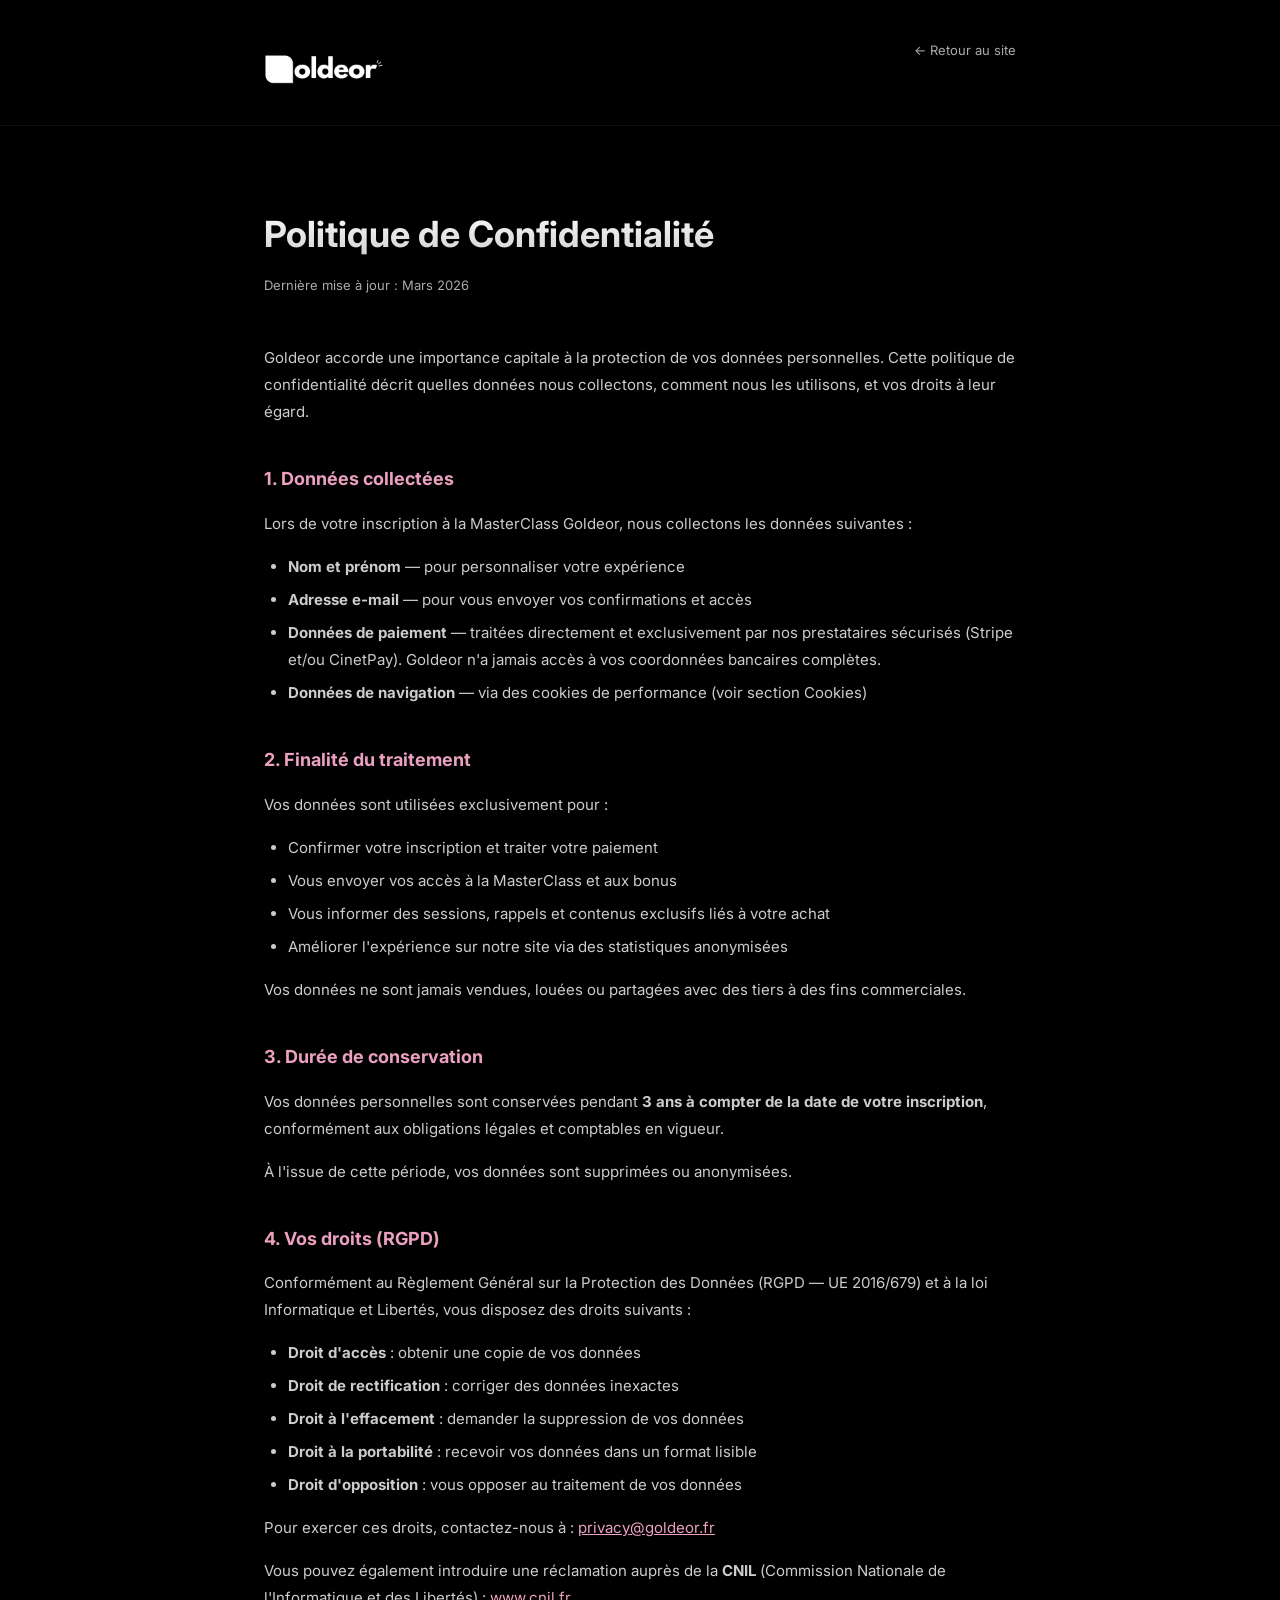
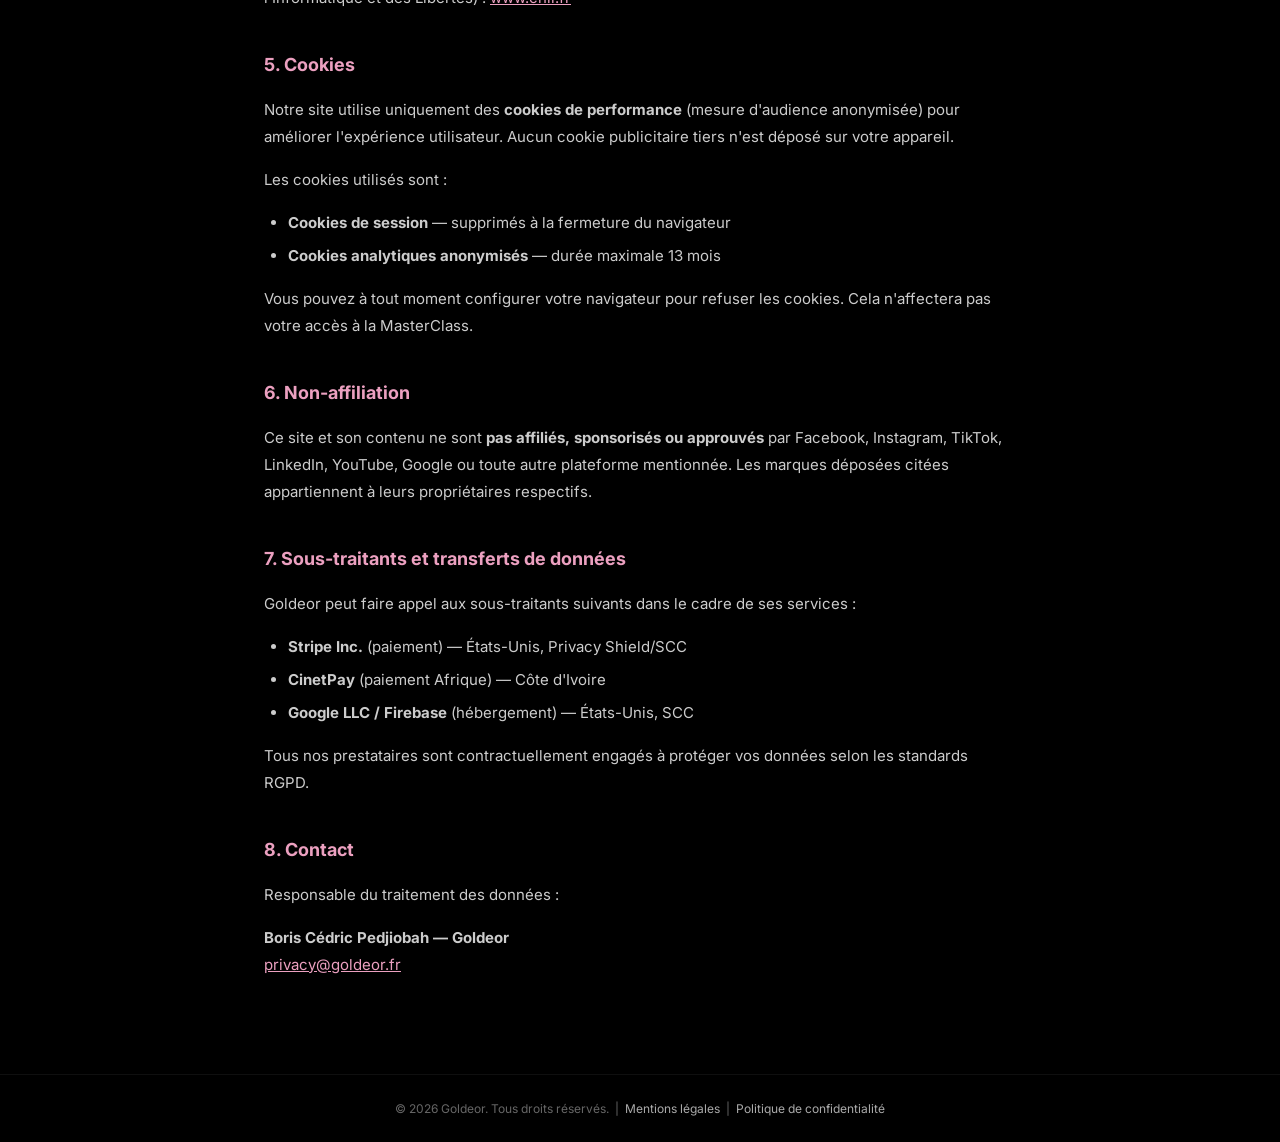
<file: confidentialite.html>
<!DOCTYPE html>
<html lang="fr">
<head>
  <meta charset="UTF-8" />
  <meta name="viewport" content="width=device-width, initial-scale=1.0" />
  <title>Politique de Confidentialité — Goldeor</title>
  <meta name="robots" content="noindex, nofollow" />

  <!-- Google Fonts -->
  <link rel="preconnect" href="https://fonts.googleapis.com" />
  <link href="https://fonts.googleapis.com/css2?family=Inter:wght@300;400;500;600;700;800;900&display=swap" rel="stylesheet" />

  <!-- CSS -->
  <link rel="stylesheet" href="css/styles.css" />
  <link rel="stylesheet" href="css/legal.css" />

  <!-- Meta Pixel Code -->
  <script>
  !function(f,b,e,v,n,t,s)
  {if(f.fbq)return;n=f.fbq=function(){n.callMethod?
  n.callMethod.apply(n,arguments):n.queue.push(arguments)};
  if(!f._fbq)f._fbq=n;n.push=n;n.loaded=!0;n.version='2.0';
  n.queue=[];t=b.createElement(e);t.async=!0;
  t.src=v;s=b.getElementsByTagName(e)[0];
  s.parentNode.insertBefore(t,s)}(window, document,'script',
  'https://connect.facebook.net/en_US/fbevents.js');
  fbq('init', '750034763957379');
  fbq('track', 'PageView');
  </script>
  <noscript><img height="1" width="1" style="display:none"
  src="https://www.facebook.com/tr?id=750034763957379&ev=PageView&noscript=1"
  /></noscript>
  <!-- End Meta Pixel Code -->
</head>
<body>

  <!-- Header simplifié -->
  <header class="legal-header">
    <div class="legal-header__inner">
      <a href="index-a.html">
        <img src="assets/images/logo-goldeor.webp" alt="Goldeor" class="legal-header__logo" />
      </a>
      <a href="index-a.html" class="legal-back">
        ← Retour au site
      </a>
    </div>
  </header>

  <!-- Contenu -->
  <main class="legal-page">

    <h1>Politique de Confidentialité</h1>
    <span class="legal-date">Dernière mise à jour : Mars 2026</span>

    <p>
      Goldeor accorde une importance capitale à la protection de vos données personnelles. Cette politique de confidentialité décrit quelles données nous collectons, comment nous les utilisons, et vos droits à leur égard.
    </p>

    <!-- 1. Données collectées -->
    <h2>1. Données collectées</h2>
    <p>
      Lors de votre inscription à la MasterClass Goldeor, nous collectons les données suivantes :
    </p>
    <ul>
      <li><strong>Nom et prénom</strong> — pour personnaliser votre expérience</li>
      <li><strong>Adresse e-mail</strong> — pour vous envoyer vos confirmations et accès</li>
      <li><strong>Données de paiement</strong> — traitées directement et exclusivement par nos prestataires sécurisés (Stripe et/ou CinetPay). Goldeor n'a jamais accès à vos coordonnées bancaires complètes.</li>
      <li><strong>Données de navigation</strong> — via des cookies de performance (voir section Cookies)</li>
    </ul>

    <!-- 2. Finalité -->
    <h2>2. Finalité du traitement</h2>
    <p>
      Vos données sont utilisées exclusivement pour :
    </p>
    <ul>
      <li>Confirmer votre inscription et traiter votre paiement</li>
      <li>Vous envoyer vos accès à la MasterClass et aux bonus</li>
      <li>Vous informer des sessions, rappels et contenus exclusifs liés à votre achat</li>
      <li>Améliorer l'expérience sur notre site via des statistiques anonymisées</li>
    </ul>
    <p>
      Vos données ne sont jamais vendues, louées ou partagées avec des tiers à des fins commerciales.
    </p>

    <!-- 3. Durée de conservation -->
    <h2>3. Durée de conservation</h2>
    <p>
      Vos données personnelles sont conservées pendant <strong>3 ans à compter de la date de votre inscription</strong>, conformément aux obligations légales et comptables en vigueur.
    </p>
    <p>
      À l'issue de cette période, vos données sont supprimées ou anonymisées.
    </p>

    <!-- 4. Vos droits -->
    <h2>4. Vos droits (RGPD)</h2>
    <p>
      Conformément au Règlement Général sur la Protection des Données (RGPD — UE 2016/679) et à la loi Informatique et Libertés, vous disposez des droits suivants :
    </p>
    <ul>
      <li><strong>Droit d'accès</strong> : obtenir une copie de vos données</li>
      <li><strong>Droit de rectification</strong> : corriger des données inexactes</li>
      <li><strong>Droit à l'effacement</strong> : demander la suppression de vos données</li>
      <li><strong>Droit à la portabilité</strong> : recevoir vos données dans un format lisible</li>
      <li><strong>Droit d'opposition</strong> : vous opposer au traitement de vos données</li>
    </ul>
    <p>
      Pour exercer ces droits, contactez-nous à : <a href="mailto:privacy@goldeor.fr">privacy@goldeor.fr</a>
    </p>
    <p>
      Vous pouvez également introduire une réclamation auprès de la <strong>CNIL</strong> (Commission Nationale de l'Informatique et des Libertés) : <a href="https://www.cnil.fr" target="_blank" rel="noopener">www.cnil.fr</a>
    </p>

    <!-- 5. Cookies -->
    <h2>5. Cookies</h2>
    <p>
      Notre site utilise uniquement des <strong>cookies de performance</strong> (mesure d'audience anonymisée) pour améliorer l'expérience utilisateur. Aucun cookie publicitaire tiers n'est déposé sur votre appareil.
    </p>
    <p>
      Les cookies utilisés sont :
    </p>
    <ul>
      <li><strong>Cookies de session</strong> — supprimés à la fermeture du navigateur</li>
      <li><strong>Cookies analytiques anonymisés</strong> — durée maximale 13 mois</li>
    </ul>
    <p>
      Vous pouvez à tout moment configurer votre navigateur pour refuser les cookies. Cela n'affectera pas votre accès à la MasterClass.
    </p>

    <!-- 6. Non-affiliation -->
    <h2>6. Non-affiliation</h2>
    <p>
      Ce site et son contenu ne sont <strong>pas affiliés, sponsorisés ou approuvés</strong> par Facebook, Instagram, TikTok, LinkedIn, YouTube, Google ou toute autre plateforme mentionnée. Les marques déposées citées appartiennent à leurs propriétaires respectifs.
    </p>

    <!-- 7. Sous-traitants -->
    <h2>7. Sous-traitants et transferts de données</h2>
    <p>
      Goldeor peut faire appel aux sous-traitants suivants dans le cadre de ses services :
    </p>
    <ul>
      <li><strong>Stripe Inc.</strong> (paiement) — États-Unis, Privacy Shield/SCC</li>
      <li><strong>CinetPay</strong> (paiement Afrique) — Côte d'Ivoire</li>
      <li><strong>Google LLC / Firebase</strong> (hébergement) — États-Unis, SCC</li>
    </ul>
    <p>
      Tous nos prestataires sont contractuellement engagés à protéger vos données selon les standards RGPD.
    </p>

    <!-- 8. Contact -->
    <h2>8. Contact</h2>
    <p>
      Responsable du traitement des données :
    </p>
    <p>
      <strong>Boris Cédric Pedjiobah — Goldeor</strong><br />
      <a href="mailto:privacy@goldeor.fr">privacy@goldeor.fr</a>
    </p>

  </main>

  <!-- Footer simplifié -->
  <footer class="legal-footer">
    <p class="legal-footer__text">
      © 2026 Goldeor. Tous droits réservés. &nbsp;|&nbsp;
      <a href="mentions-legales.html" class="legal-footer__link">Mentions légales</a>
      &nbsp;|&nbsp;
      <a href="confidentialite.html" class="legal-footer__link">Politique de confidentialité</a>
    </p>
  </footer>

</body>
</html>
</file>
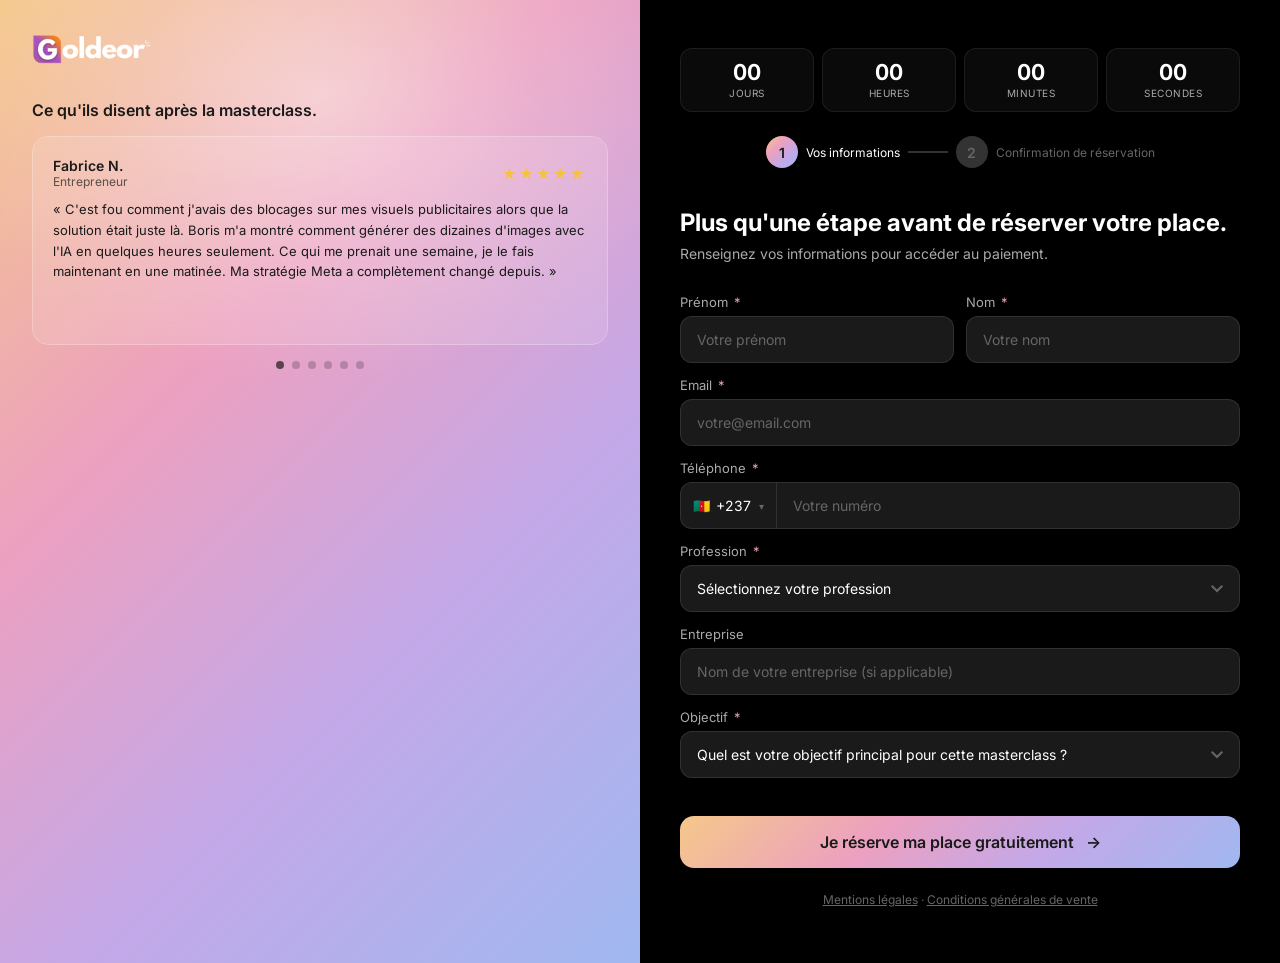
<file: inscription.html>
<!DOCTYPE html>
<html lang="fr">
<head>
    <meta charset="UTF-8">
    <meta name="viewport" content="width=device-width, initial-scale=1.0">
    <title>Réservez votre place - Masterclass Goldeor 7 &amp; 8 Mai 2026</title>
    <meta name="robots" content="noindex, nofollow">
    <link rel="icon" type="image/png" href="assets/images/Favicon goldeor landing page.png">
    <link href="https://fonts.googleapis.com/css2?family=Inter:wght@400;500;600;700&display=swap" rel="stylesheet">

    <!-- Meta Pixel Code -->
    <script>
    !function(f,b,e,v,n,t,s)
    {if(f.fbq)return;n=f.fbq=function(){n.callMethod?
    n.callMethod.apply(n,arguments):n.queue.push(arguments)};
    if(!f._fbq)f._fbq=n;n.push=n;n.loaded=!0;n.version='2.0';
    n.queue=[];t=b.createElement(e);t.async=!0;
    t.src=v;s=b.getElementsByTagName(e)[0];
    s.parentNode.insertBefore(t,s)}(window, document,'script',
    'https://connect.facebook.net/en_US/fbevents.js');
    fbq('init', '750034763957379');
    fbq('track', 'PageView');
    </script>
    <noscript><img height="1" width="1" style="display:none"
    src="https://www.facebook.com/tr?id=750034763957379&ev=PageView&noscript=1"
    /></noscript>
    <!-- End Meta Pixel Code -->

    <style>
        *, *::before, *::after {
            margin: 0;
            padding: 0;
            box-sizing: border-box;
        }

        body {
            font-family: 'Inter', sans-serif;
            background: #000000;
            color: #FFFFFF;
            min-height: 100vh;
            overflow-x: hidden;
        }

        .page-wrapper {
            display: flex;
            min-height: 100vh;
            overflow: hidden;
        }

        /* LEFT COLUMN */
        .left-col {
            width: 50%;
            background: linear-gradient(135deg, #F5C88A 0%, #ECA0C0 35%, #C4A8E8 65%, #A0B8F0 100%);
            position: relative;
            overflow: hidden;
            padding: 0;
        }

        .left-col::before {
            content: '';
            position: absolute;
            top: -20%;
            left: 50%;
            transform: translateX(-50%);
            width: 120%;
            height: 60%;
            background: radial-gradient(ellipse at center, rgba(255,255,255,0.45) 0%, rgba(255,255,255,0.15) 40%, transparent 70%);
            pointer-events: none;
            z-index: 1;
        }

        .left-inner {
            position: relative;
            z-index: 2;
            padding: 32px;
        }

        .logo-goldeor {
            display: block;
            height: 36px;
            width: auto;
            margin-bottom: 32px;
        }

        .logo-mobile {
            display: none;
        }

        .section-title {
            color: #1a1a1a;
            font-weight: 700;
            font-size: 20px;
            margin-bottom: 16px;
        }

        .video-grid {
            display: grid;
            grid-template-columns: repeat(3, 1fr);
            gap: 12px;
            margin-bottom: 0;
        }

        .video-placeholder {
            background: rgba(0,0,0,0.15);
            border-radius: 16px;
            aspect-ratio: 9 / 16;
            height: auto;
            display: flex;
            flex-direction: column;
            align-items: center;
            justify-content: center;
            position: relative;
            cursor: pointer;
            transition: transform 0.2s;
        }

        .video-placeholder:hover {
            transform: scale(1.02);
        }

        .play-icon {
            width: 48px;
            height: 48px;
            opacity: 0.7;
            margin-bottom: 12px;
        }

        .video-label {
            font-size: 12px;
            color: rgba(255,255,255,0.7);
            position: absolute;
            bottom: 14px;
            text-align: center;
        }

        .testimonial-title {
            color: #1a1a1a;
            font-weight: 600;
            font-size: 16px;
            margin-top: 0;
            margin-bottom: 16px;
        }

        .carousel-wrapper {
            position: relative;
            overflow: hidden;
            border-radius: 16px;
        }

        .carousel-track {
            display: flex;
            transition: transform 0.5s ease;
        }

        .testimonial-card {
            min-width: 100%;
            background: rgba(255,255,255,0.12);
            backdrop-filter: blur(16px);
            -webkit-backdrop-filter: blur(16px);
            border: 1px solid rgba(255,255,255,0.25);
            border-radius: 16px;
            padding: 20px;
            color: #1a1a1a;
        }

        .testimonial-header {
            display: flex;
            justify-content: space-between;
            align-items: center;
            margin-bottom: 10px;
        }

        .testimonial-name {
            font-weight: 600;
            font-size: 14px;
        }

        .testimonial-role {
            font-size: 12px;
            opacity: 0.7;
        }

        .testimonial-stars {
            font-size: 14px;
            letter-spacing: 2px;
            color: #F5C33B;
        }

        .testimonial-text {
            font-size: 13px;
            line-height: 1.6;
        }

        .carousel-dots {
            display: flex;
            justify-content: center;
            gap: 8px;
            margin-top: 16px;
        }

        .carousel-dot {
            width: 8px;
            height: 8px;
            border-radius: 50%;
            background: rgba(0,0,0,0.2);
            border: none;
            cursor: pointer;
            transition: background 0.3s;
            padding: 0;
        }

        .carousel-dot.active {
            background: rgba(0,0,0,0.6);
        }

        /* RIGHT COLUMN */
        .right-col {
            width: 50%;
            background: #000000;
            padding: 48px 40px;
            display: flex;
            flex-direction: column;
        }

        /* COUNTDOWN */
        .insc-countdown {
            display: grid;
            grid-template-columns: repeat(4, 1fr);
            gap: 8px;
            margin-bottom: 24px;
        }

        .insc-cd-item {
            background: rgba(255, 255, 255, 0.04);
            border: 1px solid rgba(255, 255, 255, 0.08);
            border-radius: 12px;
            padding: 12px 6px;
            text-align: center;
        }

        .insc-cd-num {
            display: block;
            font-size: 22px;
            font-weight: 700;
            color: #FFFFFF;
            line-height: 1;
            font-variant-numeric: tabular-nums;
        }

        .insc-cd-lbl {
            display: block;
            font-size: 10px;
            color: #AAAAAA;
            margin-top: 4px;
            text-transform: uppercase;
            letter-spacing: 0.5px;
        }

        /* PROGRESS BAR */
        .progress-bar {
            display: flex;
            align-items: center;
            justify-content: center;
            margin-bottom: 40px;
        }

        .step {
            display: flex;
            align-items: center;
            gap: 8px;
        }

        .step-circle {
            width: 32px;
            height: 32px;
            border-radius: 50%;
            display: flex;
            align-items: center;
            justify-content: center;
            font-size: 14px;
            font-weight: 600;
            flex-shrink: 0;
        }

        .step-circle.active {
            background: linear-gradient(135deg, #F5C88A 0%, #ECA0C0 35%, #C4A8E8 65%, #A0B8F0 100%);
            color: #1a1a1a;
        }

        .step-circle.future {
            background: #333333;
            color: #666666;
        }

        .step-label {
            font-size: 12px;
            white-space: nowrap;
        }

        .step-label.active {
            color: #FFFFFF;
        }

        .step-label.future {
            color: #666666;
        }

        .step-line {
            width: 40px;
            height: 2px;
            background: #333333;
            margin: 0 8px;
            flex-shrink: 0;
        }

        .right-title {
            color: #FFFFFF;
            font-weight: 700;
            font-size: 24px;
            margin-bottom: 8px;
        }

        .right-subtitle {
            color: #AAAAAA;
            font-size: 14px;
            margin-bottom: 32px;
        }

        /* FORM */
        .form-row {
            display: flex;
            gap: 12px;
            margin-bottom: 14px;
        }

        .form-group {
            flex: 1;
            margin-bottom: 14px;
        }

        .form-row .form-group {
            margin-bottom: 0;
        }

        .form-input,
        .form-select {
            width: 100%;
            background: #1a1a1a;
            border: 1px solid rgba(255,255,255,0.1);
            border-radius: 12px;
            padding: 14px 16px;
            color: #FFFFFF;
            font-size: 14px;
            font-family: 'Inter', sans-serif;
            outline: none;
            transition: border-color 0.2s;
            -webkit-appearance: none;
            appearance: none;
        }

        .form-label {
            display: block;
            font-size: 13px;
            color: #AAAAAA;
            margin-bottom: 6px;
        }

        /* Error states */
        .form-input.is-invalid,
        .form-select.is-invalid {
            border-color: #ff4444;
        }

        .phone-wrapper.is-invalid .country-btn,
        .phone-wrapper.is-invalid .phone-input {
            border-color: #ff4444;
        }

        .form-error {
            display: none;
            color: #ff4444;
            font-size: 12px;
            margin-top: 6px;
        }

        .form-error.is-visible {
            display: block;
        }

        .form-label .required {
            color: #ECA0C0;
            margin-left: 2px;
        }

        .form-input::placeholder {
            color: #666666;
        }

        .form-input:focus,
        .form-select:focus {
            border-color: rgba(255,255,255,0.3);
        }

        .form-select {
            cursor: pointer;
            background-image: url("data:image/svg+xml,%3Csvg xmlns='http://www.w3.org/2000/svg' width='12' height='8' viewBox='0 0 12 8'%3E%3Cpath fill='%23666666' d='M1.41 0L6 4.58 10.59 0 12 1.41l-6 6-6-6z'/%3E%3C/svg%3E");
            background-repeat: no-repeat;
            background-position: right 16px center;
            padding-right: 40px;
        }

        .form-select option {
            background: #1a1a1a;
            color: #FFFFFF;
        }

        /* PHONE FIELD */
        .phone-wrapper {
            display: flex;
            gap: 0;
            position: relative;
        }

        .country-selector {
            position: relative;
            flex-shrink: 0;
        }

        .country-btn {
            display: flex;
            align-items: center;
            gap: 6px;
            background: #1a1a1a;
            border: 1px solid rgba(255,255,255,0.1);
            border-radius: 12px 0 0 12px;
            padding: 14px 12px;
            color: #FFFFFF;
            font-size: 14px;
            font-family: 'Inter', sans-serif;
            cursor: pointer;
            white-space: nowrap;
            outline: none;
            transition: border-color 0.2s;
            height: 100%;
        }

        .country-btn:focus {
            border-color: rgba(255,255,255,0.3);
        }

        .country-btn .arrow {
            font-size: 10px;
            color: #666666;
            margin-left: 2px;
        }

        .phone-input {
            flex: 1;
            background: #1a1a1a;
            border: 1px solid rgba(255,255,255,0.1);
            border-left: none;
            border-radius: 0 12px 12px 0;
            padding: 14px 16px;
            color: #FFFFFF;
            font-size: 14px;
            font-family: 'Inter', sans-serif;
            outline: none;
            transition: border-color 0.2s;
        }

        .phone-input::placeholder {
            color: #666666;
        }

        .phone-input:focus {
            border-color: rgba(255,255,255,0.3);
        }

        .country-dropdown {
            display: none;
            position: absolute;
            top: 100%;
            left: 0;
            width: 300px;
            max-height: 280px;
            overflow-y: auto;
            background: #1a1a1a;
            border: 1px solid rgba(255,255,255,0.15);
            border-radius: 12px;
            z-index: 100;
            margin-top: 4px;
            padding: 8px 0;
        }

        .country-dropdown.open {
            display: block;
        }

        .country-search {
            width: calc(100% - 16px);
            margin: 0 8px 8px;
            padding: 10px 12px;
            background: #2a2a2a;
            border: 1px solid rgba(255,255,255,0.1);
            border-radius: 8px;
            color: #FFFFFF;
            font-size: 13px;
            font-family: 'Inter', sans-serif;
            outline: none;
        }

        .country-search::placeholder {
            color: #666666;
        }

        .country-option {
            display: flex;
            align-items: center;
            gap: 10px;
            padding: 10px 16px;
            cursor: pointer;
            font-size: 13px;
            color: #FFFFFF;
            transition: background 0.15s;
        }

        .country-option:hover {
            background: rgba(255,255,255,0.08);
        }

        .country-option .flag {
            font-size: 18px;
            flex-shrink: 0;
        }

        .country-option .name {
            flex: 1;
            overflow: hidden;
            text-overflow: ellipsis;
            white-space: nowrap;
        }

        .country-option .dial {
            color: #888888;
            flex-shrink: 0;
        }

        .country-divider {
            height: 1px;
            background: rgba(255,255,255,0.08);
            margin: 4px 0;
        }

        /* CTA BUTTON */
        .cta-btn {
            width: 100%;
            background: linear-gradient(135deg, #F5C88A 0%, #ECA0C0 35%, #C4A8E8 65%, #A0B8F0 100%);
            color: #1a1a1a;
            font-weight: 600;
            font-size: 16px;
            border: none;
            border-radius: 14px;
            padding: 16px;
            cursor: pointer;
            margin-top: 24px;
            font-family: 'Inter', sans-serif;
            transition: transform 0.2s;
        }

        .cta-btn:hover {
            transform: translateY(-2px);
        }

        /* BOTTOM */
        .bottom-info {
            text-align: center;
            margin-top: 24px;
        }

        .bottom-info .legal {
            color: #666666;
            font-size: 12px;
            margin-bottom: 8px;
        }

        .bottom-info .payment-logos {
            color: #666666;
            font-size: 11px;
            opacity: 0.6;
            filter: grayscale(1);
        }

        /* RESPONSIVE */
        @media (max-width: 768px) {
            .page-wrapper {
                flex-direction: column;
                overflow: visible;
            }

            .right-col {
                width: 100%;
                order: 1;
                padding: 24px;
            }

            .left-col {
                width: 100%;
                order: 2;
            }

            .left-inner {
                padding: 24px;
            }

            .logo-goldeor {
                display: none;
            }

            .logo-mobile {
                display: block;
                height: 32px;
                width: auto;
                margin: 0 auto 20px;
            }

            .video-placeholder {
                aspect-ratio: 9 / 16;
                height: auto;
            }

            .form-row {
                flex-direction: column;
                gap: 0;
            }

            .form-row .form-group {
                margin-bottom: 14px;
            }

            .step-label {
                font-size: 10px;
            }

            .step-line {
                width: 24px;
            }

            .right-title {
                font-size: 20px;
            }

            .progress-bar {
                flex-direction: column;
                align-items: flex-start;
                gap: 0;
                margin-bottom: 28px;
            }

            .step-line {
                width: 2px;
                height: 24px;
                margin: 4px 0 4px 15px;
            }
        }
    </style>
</head>
<body>
    <div class="page-wrapper">
        <!-- LEFT COLUMN -->
        <div class="left-col">
            <div class="left-inner">
                <img src="assets/images/logo-goldeor.webp" alt="Goldeor" class="logo-goldeor">

                <div class="testimonial-title">Ce qu'ils disent après la masterclass.</div>

                <div class="carousel-wrapper">
                    <div class="carousel-track" id="carouselTrack">
                        <div class="testimonial-card">
                            <div class="testimonial-header">
                                <div>
                                    <div class="testimonial-name">Fabrice N.</div>
                                    <div class="testimonial-role">Entrepreneur</div>
                                </div>
                                <div class="testimonial-stars">&#9733;&#9733;&#9733;&#9733;&#9733;</div>
                            </div>
                            <div class="testimonial-text">&laquo;&nbsp;C'est fou comment j'avais des blocages sur mes visuels publicitaires alors que la solution était juste là. Boris m'a montré comment générer des dizaines d'images avec l'IA en quelques heures seulement. Ce qui me prenait une semaine, je le fais maintenant en une matinée. Ma stratégie Meta a complètement changé depuis.&nbsp;&raquo;</div>
                        </div>
                        <div class="testimonial-card">
                            <div class="testimonial-header">
                                <div>
                                    <div class="testimonial-name">Compte privé</div>
                                    <div class="testimonial-role">Entrepreneur</div>
                                </div>
                                <div class="testimonial-stars">&#9733;&#9733;&#9733;&#9733;&#9733;</div>
                            </div>
                            <div class="testimonial-text">&laquo;&nbsp;Honnêtement on en parle pas assez, mais débloquer sa créativité avec les bons outils ça change vraiment tout. Boris a su identifier exactement où je bloquais et m'a montré comment varier mes angles publicitaires. Mes pubs performent enfin.&nbsp;&raquo;</div>
                        </div>
                        <div class="testimonial-card">
                            <div class="testimonial-header">
                                <div>
                                    <div class="testimonial-name">Léonard M.</div>
                                    <div class="testimonial-role">Comptable</div>
                                </div>
                                <div class="testimonial-stars">&#9733;&#9733;&#9733;&#9733;&#9733;</div>
                            </div>
                            <div class="testimonial-text">&laquo;&nbsp;Franchement je m'attendais pas à ça. Je suis comptable, les réseaux sociaux c'était pas mon monde du tout. On a commencé doucement avec ChatGPT pour mon travail quotidien, et Boris a su aller à mon rythme sans me perdre. Petit à petit on a ajouté d'autres outils, et aujourd'hui je crée des vidéos pour mes réseaux sans montrer mon visage. Mes enfants me regardent faire et ils comprennent pas comment leur père est arrivé là aussi vite. Moi non plus d'ailleurs.&nbsp;&raquo;</div>
                        </div>
                        <div class="testimonial-card">
                            <div class="testimonial-header">
                                <div>
                                    <div class="testimonial-name">Compte privé</div>
                                    <div class="testimonial-role">Entrepreneur</div>
                                </div>
                                <div class="testimonial-stars">&#9733;&#9733;&#9733;&#9733;&#9734;</div>
                            </div>
                            <div class="testimonial-text">&laquo;&nbsp;De vous à moi, j'étais vraiment pas convaincu au départ. Mais Boris prend le temps, il explique sans condescendance. On aurait pu aller encore plus loin sur certains outils mais ce qu'on a fait ensemble m'a suffi pour démarrer.&nbsp;&raquo;</div>
                        </div>
                        <div class="testimonial-card">
                            <div class="testimonial-header">
                                <div>
                                    <div class="testimonial-name">Jean-Pierre E.</div>
                                    <div class="testimonial-role">Entrepreneur Douala</div>
                                </div>
                                <div class="testimonial-stars">&#9733;&#9733;&#9733;&#9733;&#9733;</div>
                            </div>
                            <div class="testimonial-text">&laquo;&nbsp;Ce qui m'a frappé c'est qu'il connaît vraiment les réalités de Douala. Pas des conseils copiés-collés d'un marché occidental. On a créé des visuels publicitaires qui parlent directement à ma clientèle locale, avec les codes qu'elle reconnaît. Résultat concret, immédiat.&nbsp;&raquo;</div>
                        </div>
                        <div class="testimonial-card">
                            <div class="testimonial-header">
                                <div>
                                    <div class="testimonial-name">Adjoua K.</div>
                                    <div class="testimonial-role">Entrepreneuse Abidjan</div>
                                </div>
                                <div class="testimonial-stars">&#9733;&#9733;&#9733;&#9733;&#9733;</div>
                            </div>
                            <div class="testimonial-text">&laquo;&nbsp;Sincèrement je cherchais quelqu'un qui allait pas me vendre du rêve. Boris est direct, il montre, il explique, et surtout il te fait pratiquer. Basée à Abidjan, j'avais besoin de visuels professionnels sans me ruiner en studio et en photographe. En moins d'une semaine j'avais tout ce qu'il me fallait pour lancer ma campagne Meta. Le rapport qualité prix de son accompagnement est vraiment sérieux.&nbsp;&raquo;</div>
                        </div>
                    </div>
                </div>

                <div class="carousel-dots" id="carouselDots">
                    <button class="carousel-dot active" data-index="0" aria-label="Témoignage 1"></button>
                    <button class="carousel-dot" data-index="1" aria-label="Témoignage 2"></button>
                    <button class="carousel-dot" data-index="2" aria-label="Témoignage 3"></button>
                    <button class="carousel-dot" data-index="3" aria-label="Témoignage 4"></button>
                    <button class="carousel-dot" data-index="4" aria-label="Témoignage 5"></button>
                    <button class="carousel-dot" data-index="5" aria-label="Témoignage 6"></button>
                </div>
            </div>
        </div>

        <!-- RIGHT COLUMN -->
        <div class="right-col">
            <img src="assets/images/logo-goldeor.webp" alt="Goldeor" class="logo-mobile">

            <!-- Countdown -->
            <div class="insc-countdown" id="inscCountdown">
                <div class="insc-cd-item"><span class="insc-cd-num" data-cd="d">00</span><span class="insc-cd-lbl">Jours</span></div>
                <div class="insc-cd-item"><span class="insc-cd-num" data-cd="h">00</span><span class="insc-cd-lbl">Heures</span></div>
                <div class="insc-cd-item"><span class="insc-cd-num" data-cd="m">00</span><span class="insc-cd-lbl">Minutes</span></div>
                <div class="insc-cd-item"><span class="insc-cd-num" data-cd="s">00</span><span class="insc-cd-lbl">Secondes</span></div>
            </div>

            <!-- Progress Bar -->
            <div class="progress-bar">
                <div class="step">
                    <div class="step-circle active">1</div>
                    <span class="step-label active">Vos informations</span>
                </div>
                <div class="step-line"></div>
                <div class="step">
                    <div class="step-circle future">2</div>
                    <span class="step-label future">Confirmation de réservation</span>
                </div>
            </div>

            <h1 class="right-title">Plus qu'une étape avant de réserver votre place.</h1>
            <p class="right-subtitle">Renseignez vos informations pour accéder au paiement.</p>

            <!-- Form -->
            <form id="inscriptionForm" novalidate>
                <div class="form-row">
                    <div class="form-group">
                        <label class="form-label">Prénom <span class="required">*</span></label>
                        <input type="text" name="fname" autocomplete="given-name" placeholder="Votre prénom" required class="form-input">
                        <div class="form-error" data-error-for="fname">Ce champ est obligatoire</div>
                    </div>
                    <div class="form-group">
                        <label class="form-label">Nom <span class="required">*</span></label>
                        <input type="text" name="lname" autocomplete="family-name" placeholder="Votre nom" required class="form-input">
                        <div class="form-error" data-error-for="lname">Ce champ est obligatoire</div>
                    </div>
                </div>

                <div class="form-group">
                    <label class="form-label">Email <span class="required">*</span></label>
                    <input type="email" name="email" autocomplete="email" placeholder="votre@email.com" required class="form-input">
                    <div class="form-error" data-error-for="email">Ce champ est obligatoire</div>
                </div>

                <div class="form-group">
                    <label class="form-label">Téléphone <span class="required">*</span></label>
                    <div class="phone-wrapper">
                        <div class="country-selector">
                            <button type="button" class="country-btn" id="countryBtn">
                                <span class="flag-display" id="flagDisplay">&#127464;&#127474;</span>
                                <span class="dial-display" id="dialDisplay">+237</span>
                                <span class="arrow">&#9662;</span>
                            </button>
                            <div class="country-dropdown" id="countryDropdown">
                                <input type="text" class="country-search" id="countrySearch" placeholder="Rechercher un pays...">
                                <div id="countryList"></div>
                            </div>
                        </div>
                        <input type="tel" name="tel" autocomplete="tel" placeholder="Votre numéro" required class="phone-input" id="phoneInput">
                    </div>
                    <div class="form-error" data-error-for="tel">Ce champ est obligatoire</div>
                </div>

                <div class="form-group">
                    <label class="form-label">Profession <span class="required">*</span></label>
                    <select name="profession" required class="form-select">
                        <option value="" disabled selected>Sélectionnez votre profession</option>
                        <optgroup label="Dirigeant / Entrepreneur">
                            <option value="dg-pdg">Directeur Général / PDG</option>
                            <option value="dirigeant-pme">Dirigeant de PME</option>
                            <option value="entrepreneur">Entrepreneur</option>
                            <option value="fondateur-startup">Fondateur de startup</option>
                        </optgroup>
                        <optgroup label="Management / Cadre">
                            <option value="directeur-marketing">Directeur Marketing</option>
                            <option value="directeur-commercial">Directeur Commercial</option>
                            <option value="directeur-communication">Directeur de la Communication</option>
                            <option value="manager-chef-projet">Manager / Chef de projet</option>
                            <option value="responsable-ecommerce">Responsable e-commerce</option>
                        </optgroup>
                        <optgroup label="Créateur de contenu">
                            <option value="createur-tiktok-youtube">Créateur de contenu TikTok/YouTube</option>
                            <option value="influenceur">Influenceur/Influenceuse</option>
                            <option value="videaste">Vidéaste / Réalisateur</option>
                            <option value="photographe">Photographe</option>
                            <option value="graphiste-designer">Graphiste / Designer</option>
                        </optgroup>
                        <optgroup label="Professions libérales">
                            <option value="consultant">Consultant indépendant</option>
                            <option value="avocat-juriste">Avocat / Juriste</option>
                            <option value="medecin-sante">Médecin / Professionnel de santé</option>
                            <option value="comptable">Comptable / Expert-comptable</option>
                            <option value="coach-formateur">Coach / Formateur</option>
                        </optgroup>
                        <optgroup label="Commerce / Artisanat">
                            <option value="commercant">Commerçant</option>
                            <option value="artisan">Artisan</option>
                            <option value="restaurateur">Restaurateur</option>
                            <option value="coiffeur-barbier">Coiffeur / Barbier</option>
                            <option value="estheticien">Esthéticien/Esthéticienne</option>
                        </optgroup>
                        <optgroup label="Autres">
                            <option value="salarie-reconversion">Salarié en reconversion</option>
                            <option value="etudiant">Étudiant</option>
                            <option value="autre">Autre (préciser)</option>
                        </optgroup>
                    </select>
                    <div class="form-error" data-error-for="profession">Ce champ est obligatoire</div>
                </div>

                <div class="form-group">
                    <label class="form-label">Entreprise</label>
                    <input type="text" name="organization" autocomplete="organization" placeholder="Nom de votre entreprise (si applicable)" class="form-input">
                </div>

                <div class="form-group">
                    <label class="form-label">Objectif <span class="required">*</span></label>
                    <select name="objectif" required class="form-select">
                        <option value="" disabled selected>Quel est votre objectif principal pour cette masterclass ?</option>
                        <option value="monetiser-contenu">Je veux monétiser mon contenu TikTok/YouTube</option>
                        <option value="avatars-ia">Je veux créer des avatars IA pour mon business</option>
                        <option value="presence-digitale">Je veux développer la présence digitale de ma marque</option>
                        <option value="apprendre-ia">Je veux apprendre à utiliser l'IA pour produire du contenu</option>
                        <option value="decouvrir">Je découvrirai mes objectifs durant la masterclass</option>
                        <option value="autre">Autre</option>
                    </select>
                    <div class="form-error" data-error-for="objectif">Ce champ est obligatoire</div>
                </div>

                <button type="submit" class="cta-btn">Je réserve ma place gratuitement <span style="margin-left:8px">→</span></button>
            </form>

            <div class="bottom-info">
                <div class="legal"><a href="https://goldeor.com/mentions-legales/" style="color:#666666;text-decoration:underline">Mentions légales</a> &middot; <a href="https://goldeor.com/cgv/" style="color:#666666;text-decoration:underline">Conditions générales de vente</a></div>
            </div>
        </div>
    </div>

    <script>
        // ============================================================
        // CAROUSEL
        // ============================================================
        (function() {
            var track = document.getElementById('carouselTrack');
            var dots = document.querySelectorAll('.carousel-dot');
            var current = 0;
            var total = dots.length;
            var interval;

            function goTo(index) {
                current = index;
                track.style.transform = 'translateX(-' + (current * 100) + '%)';
                dots.forEach(function(d, i) {
                    d.classList.toggle('active', i === current);
                });
            }

            function next() {
                goTo((current + 1) % total);
            }

            function startAuto() {
                interval = setInterval(next, 4000);
            }

            function resetAuto() {
                clearInterval(interval);
                startAuto();
            }

            dots.forEach(function(dot) {
                dot.addEventListener('click', function() {
                    goTo(parseInt(this.getAttribute('data-index')));
                    resetAuto();
                });
            });

            startAuto();
        })();

        // ============================================================
        // COUNTRY PHONE SELECTOR
        // ============================================================
        (function() {
            var priorityCountries = [
                { name: 'Cameroun', dial: '+237', code: 'CM', flag: '\u{1F1E8}\u{1F1F2}' },
                { name: "Côte d'Ivoire", dial: '+225', code: 'CI', flag: '\u{1F1E8}\u{1F1EE}' },
                { name: 'Sénégal', dial: '+221', code: 'SN', flag: '\u{1F1F8}\u{1F1F3}' },
                { name: 'Congo', dial: '+242', code: 'CG', flag: '\u{1F1E8}\u{1F1EC}' },
                { name: 'Bénin', dial: '+229', code: 'BJ', flag: '\u{1F1E7}\u{1F1EF}' },
                { name: 'Burkina Faso', dial: '+226', code: 'BF', flag: '\u{1F1E7}\u{1F1EB}' },
                { name: 'Togo', dial: '+228', code: 'TG', flag: '\u{1F1F9}\u{1F1EC}' },
                { name: 'Guinée', dial: '+224', code: 'GN', flag: '\u{1F1EC}\u{1F1F3}' },
                { name: 'France', dial: '+33', code: 'FR', flag: '\u{1F1EB}\u{1F1F7}' }
            ];

            var allCountries = [
                { name: 'Afghanistan', dial: '+93', code: 'AF', flag: '\u{1F1E6}\u{1F1EB}' },
                { name: 'Afrique du Sud', dial: '+27', code: 'ZA', flag: '\u{1F1FF}\u{1F1E6}' },
                { name: 'Albanie', dial: '+355', code: 'AL', flag: '\u{1F1E6}\u{1F1F1}' },
                { name: 'Algérie', dial: '+213', code: 'DZ', flag: '\u{1F1E9}\u{1F1FF}' },
                { name: 'Allemagne', dial: '+49', code: 'DE', flag: '\u{1F1E9}\u{1F1EA}' },
                { name: 'Andorre', dial: '+376', code: 'AD', flag: '\u{1F1E6}\u{1F1E9}' },
                { name: 'Angola', dial: '+244', code: 'AO', flag: '\u{1F1E6}\u{1F1F4}' },
                { name: 'Antigua-et-Barbuda', dial: '+1268', code: 'AG', flag: '\u{1F1E6}\u{1F1EC}' },
                { name: 'Arabie saoudite', dial: '+966', code: 'SA', flag: '\u{1F1F8}\u{1F1E6}' },
                { name: 'Argentine', dial: '+54', code: 'AR', flag: '\u{1F1E6}\u{1F1F7}' },
                { name: 'Arménie', dial: '+374', code: 'AM', flag: '\u{1F1E6}\u{1F1F2}' },
                { name: 'Australie', dial: '+61', code: 'AU', flag: '\u{1F1E6}\u{1F1FA}' },
                { name: 'Autriche', dial: '+43', code: 'AT', flag: '\u{1F1E6}\u{1F1F9}' },
                { name: 'Azerbaïdjan', dial: '+994', code: 'AZ', flag: '\u{1F1E6}\u{1F1FF}' },
                { name: 'Bahamas', dial: '+1242', code: 'BS', flag: '\u{1F1E7}\u{1F1F8}' },
                { name: 'Bahreïn', dial: '+973', code: 'BH', flag: '\u{1F1E7}\u{1F1ED}' },
                { name: 'Bangladesh', dial: '+880', code: 'BD', flag: '\u{1F1E7}\u{1F1E9}' },
                { name: 'Barbade', dial: '+1246', code: 'BB', flag: '\u{1F1E7}\u{1F1E7}' },
                { name: 'Belgique', dial: '+32', code: 'BE', flag: '\u{1F1E7}\u{1F1EA}' },
                { name: 'Belize', dial: '+501', code: 'BZ', flag: '\u{1F1E7}\u{1F1FF}' },
                { name: 'Bénin', dial: '+229', code: 'BJ', flag: '\u{1F1E7}\u{1F1EF}' },
                { name: 'Bhoutan', dial: '+975', code: 'BT', flag: '\u{1F1E7}\u{1F1F9}' },
                { name: 'Biélorussie', dial: '+375', code: 'BY', flag: '\u{1F1E7}\u{1F1FE}' },
                { name: 'Birmanie', dial: '+95', code: 'MM', flag: '\u{1F1F2}\u{1F1F2}' },
                { name: 'Bolivie', dial: '+591', code: 'BO', flag: '\u{1F1E7}\u{1F1F4}' },
                { name: 'Bosnie-Herzégovine', dial: '+387', code: 'BA', flag: '\u{1F1E7}\u{1F1E6}' },
                { name: 'Botswana', dial: '+267', code: 'BW', flag: '\u{1F1E7}\u{1F1FC}' },
                { name: 'Brésil', dial: '+55', code: 'BR', flag: '\u{1F1E7}\u{1F1F7}' },
                { name: 'Brunei', dial: '+673', code: 'BN', flag: '\u{1F1E7}\u{1F1F3}' },
                { name: 'Bulgarie', dial: '+359', code: 'BG', flag: '\u{1F1E7}\u{1F1EC}' },
                { name: 'Burkina Faso', dial: '+226', code: 'BF', flag: '\u{1F1E7}\u{1F1EB}' },
                { name: 'Burundi', dial: '+257', code: 'BI', flag: '\u{1F1E7}\u{1F1EE}' },
                { name: 'Cambodge', dial: '+855', code: 'KH', flag: '\u{1F1F0}\u{1F1ED}' },
                { name: 'Cameroun', dial: '+237', code: 'CM', flag: '\u{1F1E8}\u{1F1F2}' },
                { name: 'Canada', dial: '+1', code: 'CA', flag: '\u{1F1E8}\u{1F1E6}' },
                { name: 'Cap-Vert', dial: '+238', code: 'CV', flag: '\u{1F1E8}\u{1F1FB}' },
                { name: 'Centrafrique', dial: '+236', code: 'CF', flag: '\u{1F1E8}\u{1F1EB}' },
                { name: 'Chili', dial: '+56', code: 'CL', flag: '\u{1F1E8}\u{1F1F1}' },
                { name: 'Chine', dial: '+86', code: 'CN', flag: '\u{1F1E8}\u{1F1F3}' },
                { name: 'Chypre', dial: '+357', code: 'CY', flag: '\u{1F1E8}\u{1F1FE}' },
                { name: 'Colombie', dial: '+57', code: 'CO', flag: '\u{1F1E8}\u{1F1F4}' },
                { name: 'Comores', dial: '+269', code: 'KM', flag: '\u{1F1F0}\u{1F1F2}' },
                { name: 'Congo', dial: '+242', code: 'CG', flag: '\u{1F1E8}\u{1F1EC}' },
                { name: 'Congo (RDC)', dial: '+243', code: 'CD', flag: '\u{1F1E8}\u{1F1E9}' },
                { name: 'Corée du Nord', dial: '+850', code: 'KP', flag: '\u{1F1F0}\u{1F1F5}' },
                { name: 'Corée du Sud', dial: '+82', code: 'KR', flag: '\u{1F1F0}\u{1F1F7}' },
                { name: 'Costa Rica', dial: '+506', code: 'CR', flag: '\u{1F1E8}\u{1F1F7}' },
                { name: "Côte d'Ivoire", dial: '+225', code: 'CI', flag: '\u{1F1E8}\u{1F1EE}' },
                { name: 'Croatie', dial: '+385', code: 'HR', flag: '\u{1F1ED}\u{1F1F7}' },
                { name: 'Cuba', dial: '+53', code: 'CU', flag: '\u{1F1E8}\u{1F1FA}' },
                { name: 'Danemark', dial: '+45', code: 'DK', flag: '\u{1F1E9}\u{1F1F0}' },
                { name: 'Djibouti', dial: '+253', code: 'DJ', flag: '\u{1F1E9}\u{1F1EF}' },
                { name: 'Dominique', dial: '+1767', code: 'DM', flag: '\u{1F1E9}\u{1F1F2}' },
                { name: 'Égypte', dial: '+20', code: 'EG', flag: '\u{1F1EA}\u{1F1EC}' },
                { name: 'Émirats arabes unis', dial: '+971', code: 'AE', flag: '\u{1F1E6}\u{1F1EA}' },
                { name: 'Équateur', dial: '+593', code: 'EC', flag: '\u{1F1EA}\u{1F1E8}' },
                { name: 'Érythrée', dial: '+291', code: 'ER', flag: '\u{1F1EA}\u{1F1F7}' },
                { name: 'Espagne', dial: '+34', code: 'ES', flag: '\u{1F1EA}\u{1F1F8}' },
                { name: 'Estonie', dial: '+372', code: 'EE', flag: '\u{1F1EA}\u{1F1EA}' },
                { name: 'Eswatini', dial: '+268', code: 'SZ', flag: '\u{1F1F8}\u{1F1FF}' },
                { name: 'États-Unis', dial: '+1', code: 'US', flag: '\u{1F1FA}\u{1F1F8}' },
                { name: 'Éthiopie', dial: '+251', code: 'ET', flag: '\u{1F1EA}\u{1F1F9}' },
                { name: 'Fidji', dial: '+679', code: 'FJ', flag: '\u{1F1EB}\u{1F1EF}' },
                { name: 'Finlande', dial: '+358', code: 'FI', flag: '\u{1F1EB}\u{1F1EE}' },
                { name: 'France', dial: '+33', code: 'FR', flag: '\u{1F1EB}\u{1F1F7}' },
                { name: 'Gabon', dial: '+241', code: 'GA', flag: '\u{1F1EC}\u{1F1E6}' },
                { name: 'Gambie', dial: '+220', code: 'GM', flag: '\u{1F1EC}\u{1F1F2}' },
                { name: 'Géorgie', dial: '+995', code: 'GE', flag: '\u{1F1EC}\u{1F1EA}' },
                { name: 'Ghana', dial: '+233', code: 'GH', flag: '\u{1F1EC}\u{1F1ED}' },
                { name: 'Grèce', dial: '+30', code: 'GR', flag: '\u{1F1EC}\u{1F1F7}' },
                { name: 'Grenade', dial: '+1473', code: 'GD', flag: '\u{1F1EC}\u{1F1E9}' },
                { name: 'Guatemala', dial: '+502', code: 'GT', flag: '\u{1F1EC}\u{1F1F9}' },
                { name: 'Guinée', dial: '+224', code: 'GN', flag: '\u{1F1EC}\u{1F1F3}' },
                { name: 'Guinée équatoriale', dial: '+240', code: 'GQ', flag: '\u{1F1EC}\u{1F1F6}' },
                { name: 'Guinée-Bissau', dial: '+245', code: 'GW', flag: '\u{1F1EC}\u{1F1FC}' },
                { name: 'Guyana', dial: '+592', code: 'GY', flag: '\u{1F1EC}\u{1F1FE}' },
                { name: 'Haïti', dial: '+509', code: 'HT', flag: '\u{1F1ED}\u{1F1F9}' },
                { name: 'Honduras', dial: '+504', code: 'HN', flag: '\u{1F1ED}\u{1F1F3}' },
                { name: 'Hongrie', dial: '+36', code: 'HU', flag: '\u{1F1ED}\u{1F1FA}' },
                { name: 'Inde', dial: '+91', code: 'IN', flag: '\u{1F1EE}\u{1F1F3}' },
                { name: 'Indonésie', dial: '+62', code: 'ID', flag: '\u{1F1EE}\u{1F1E9}' },
                { name: 'Irak', dial: '+964', code: 'IQ', flag: '\u{1F1EE}\u{1F1F6}' },
                { name: 'Iran', dial: '+98', code: 'IR', flag: '\u{1F1EE}\u{1F1F7}' },
                { name: 'Irlande', dial: '+353', code: 'IE', flag: '\u{1F1EE}\u{1F1EA}' },
                { name: 'Islande', dial: '+354', code: 'IS', flag: '\u{1F1EE}\u{1F1F8}' },
                { name: 'Israël', dial: '+972', code: 'IL', flag: '\u{1F1EE}\u{1F1F1}' },
                { name: 'Italie', dial: '+39', code: 'IT', flag: '\u{1F1EE}\u{1F1F9}' },
                { name: 'Jamaïque', dial: '+1876', code: 'JM', flag: '\u{1F1EF}\u{1F1F2}' },
                { name: 'Japon', dial: '+81', code: 'JP', flag: '\u{1F1EF}\u{1F1F5}' },
                { name: 'Jordanie', dial: '+962', code: 'JO', flag: '\u{1F1EF}\u{1F1F4}' },
                { name: 'Kazakhstan', dial: '+7', code: 'KZ', flag: '\u{1F1F0}\u{1F1FF}' },
                { name: 'Kenya', dial: '+254', code: 'KE', flag: '\u{1F1F0}\u{1F1EA}' },
                { name: 'Kirghizistan', dial: '+996', code: 'KG', flag: '\u{1F1F0}\u{1F1EC}' },
                { name: 'Kiribati', dial: '+686', code: 'KI', flag: '\u{1F1F0}\u{1F1EE}' },
                { name: 'Koweït', dial: '+965', code: 'KW', flag: '\u{1F1F0}\u{1F1FC}' },
                { name: 'Laos', dial: '+856', code: 'LA', flag: '\u{1F1F1}\u{1F1E6}' },
                { name: 'Lesotho', dial: '+266', code: 'LS', flag: '\u{1F1F1}\u{1F1F8}' },
                { name: 'Lettonie', dial: '+371', code: 'LV', flag: '\u{1F1F1}\u{1F1FB}' },
                { name: 'Liban', dial: '+961', code: 'LB', flag: '\u{1F1F1}\u{1F1E7}' },
                { name: 'Liberia', dial: '+231', code: 'LR', flag: '\u{1F1F1}\u{1F1F7}' },
                { name: 'Libye', dial: '+218', code: 'LY', flag: '\u{1F1F1}\u{1F1FE}' },
                { name: 'Liechtenstein', dial: '+423', code: 'LI', flag: '\u{1F1F1}\u{1F1EE}' },
                { name: 'Lituanie', dial: '+370', code: 'LT', flag: '\u{1F1F1}\u{1F1F9}' },
                { name: 'Luxembourg', dial: '+352', code: 'LU', flag: '\u{1F1F1}\u{1F1FA}' },
                { name: 'Macédoine du Nord', dial: '+389', code: 'MK', flag: '\u{1F1F2}\u{1F1F0}' },
                { name: 'Madagascar', dial: '+261', code: 'MG', flag: '\u{1F1F2}\u{1F1EC}' },
                { name: 'Malaisie', dial: '+60', code: 'MY', flag: '\u{1F1F2}\u{1F1FE}' },
                { name: 'Malawi', dial: '+265', code: 'MW', flag: '\u{1F1F2}\u{1F1FC}' },
                { name: 'Maldives', dial: '+960', code: 'MV', flag: '\u{1F1F2}\u{1F1FB}' },
                { name: 'Mali', dial: '+223', code: 'ML', flag: '\u{1F1F2}\u{1F1F1}' },
                { name: 'Malte', dial: '+356', code: 'MT', flag: '\u{1F1F2}\u{1F1F9}' },
                { name: 'Maroc', dial: '+212', code: 'MA', flag: '\u{1F1F2}\u{1F1E6}' },
                { name: 'Maurice', dial: '+230', code: 'MU', flag: '\u{1F1F2}\u{1F1FA}' },
                { name: 'Mauritanie', dial: '+222', code: 'MR', flag: '\u{1F1F2}\u{1F1F7}' },
                { name: 'Mexique', dial: '+52', code: 'MX', flag: '\u{1F1F2}\u{1F1FD}' },
                { name: 'Micronésie', dial: '+691', code: 'FM', flag: '\u{1F1EB}\u{1F1F2}' },
                { name: 'Moldavie', dial: '+373', code: 'MD', flag: '\u{1F1F2}\u{1F1E9}' },
                { name: 'Monaco', dial: '+377', code: 'MC', flag: '\u{1F1F2}\u{1F1E8}' },
                { name: 'Mongolie', dial: '+976', code: 'MN', flag: '\u{1F1F2}\u{1F1F3}' },
                { name: 'Monténégro', dial: '+382', code: 'ME', flag: '\u{1F1F2}\u{1F1EA}' },
                { name: 'Mozambique', dial: '+258', code: 'MZ', flag: '\u{1F1F2}\u{1F1FF}' },
                { name: 'Namibie', dial: '+264', code: 'NA', flag: '\u{1F1F3}\u{1F1E6}' },
                { name: 'Nauru', dial: '+674', code: 'NR', flag: '\u{1F1F3}\u{1F1F7}' },
                { name: 'Népal', dial: '+977', code: 'NP', flag: '\u{1F1F3}\u{1F1F5}' },
                { name: 'Nicaragua', dial: '+505', code: 'NI', flag: '\u{1F1F3}\u{1F1EE}' },
                { name: 'Niger', dial: '+227', code: 'NE', flag: '\u{1F1F3}\u{1F1EA}' },
                { name: 'Nigeria', dial: '+234', code: 'NG', flag: '\u{1F1F3}\u{1F1EC}' },
                { name: 'Norvège', dial: '+47', code: 'NO', flag: '\u{1F1F3}\u{1F1F4}' },
                { name: 'Nouvelle-Zélande', dial: '+64', code: 'NZ', flag: '\u{1F1F3}\u{1F1FF}' },
                { name: 'Oman', dial: '+968', code: 'OM', flag: '\u{1F1F4}\u{1F1F2}' },
                { name: 'Ouganda', dial: '+256', code: 'UG', flag: '\u{1F1FA}\u{1F1EC}' },
                { name: 'Ouzbékistan', dial: '+998', code: 'UZ', flag: '\u{1F1FA}\u{1F1FF}' },
                { name: 'Pakistan', dial: '+92', code: 'PK', flag: '\u{1F1F5}\u{1F1F0}' },
                { name: 'Palaos', dial: '+680', code: 'PW', flag: '\u{1F1F5}\u{1F1FC}' },
                { name: 'Palestine', dial: '+970', code: 'PS', flag: '\u{1F1F5}\u{1F1F8}' },
                { name: 'Panama', dial: '+507', code: 'PA', flag: '\u{1F1F5}\u{1F1E6}' },
                { name: 'Papouasie-Nouvelle-Guinée', dial: '+675', code: 'PG', flag: '\u{1F1F5}\u{1F1EC}' },
                { name: 'Paraguay', dial: '+595', code: 'PY', flag: '\u{1F1F5}\u{1F1FE}' },
                { name: 'Pays-Bas', dial: '+31', code: 'NL', flag: '\u{1F1F3}\u{1F1F1}' },
                { name: 'Pérou', dial: '+51', code: 'PE', flag: '\u{1F1F5}\u{1F1EA}' },
                { name: 'Philippines', dial: '+63', code: 'PH', flag: '\u{1F1F5}\u{1F1ED}' },
                { name: 'Pologne', dial: '+48', code: 'PL', flag: '\u{1F1F5}\u{1F1F1}' },
                { name: 'Portugal', dial: '+351', code: 'PT', flag: '\u{1F1F5}\u{1F1F9}' },
                { name: 'Qatar', dial: '+974', code: 'QA', flag: '\u{1F1F6}\u{1F1E6}' },
                { name: 'République dominicaine', dial: '+1809', code: 'DO', flag: '\u{1F1E9}\u{1F1F4}' },
                { name: 'République tchèque', dial: '+420', code: 'CZ', flag: '\u{1F1E8}\u{1F1FF}' },
                { name: 'Roumanie', dial: '+40', code: 'RO', flag: '\u{1F1F7}\u{1F1F4}' },
                { name: 'Royaume-Uni', dial: '+44', code: 'GB', flag: '\u{1F1EC}\u{1F1E7}' },
                { name: 'Russie', dial: '+7', code: 'RU', flag: '\u{1F1F7}\u{1F1FA}' },
                { name: 'Rwanda', dial: '+250', code: 'RW', flag: '\u{1F1F7}\u{1F1FC}' },
                { name: 'Saint-Kitts-et-Nevis', dial: '+1869', code: 'KN', flag: '\u{1F1F0}\u{1F1F3}' },
                { name: 'Saint-Vincent-et-les-Grenadines', dial: '+1784', code: 'VC', flag: '\u{1F1FB}\u{1F1E8}' },
                { name: 'Sainte-Lucie', dial: '+1758', code: 'LC', flag: '\u{1F1F1}\u{1F1E8}' },
                { name: 'Salomon', dial: '+677', code: 'SB', flag: '\u{1F1F8}\u{1F1E7}' },
                { name: 'Salvador', dial: '+503', code: 'SV', flag: '\u{1F1F8}\u{1F1FB}' },
                { name: 'Samoa', dial: '+685', code: 'WS', flag: '\u{1F1FC}\u{1F1F8}' },
                { name: 'São Tomé-et-Príncipe', dial: '+239', code: 'ST', flag: '\u{1F1F8}\u{1F1F9}' },
                { name: 'Sénégal', dial: '+221', code: 'SN', flag: '\u{1F1F8}\u{1F1F3}' },
                { name: 'Serbie', dial: '+381', code: 'RS', flag: '\u{1F1F7}\u{1F1F8}' },
                { name: 'Seychelles', dial: '+248', code: 'SC', flag: '\u{1F1F8}\u{1F1E8}' },
                { name: 'Sierra Leone', dial: '+232', code: 'SL', flag: '\u{1F1F8}\u{1F1F1}' },
                { name: 'Singapour', dial: '+65', code: 'SG', flag: '\u{1F1F8}\u{1F1EC}' },
                { name: 'Slovaquie', dial: '+421', code: 'SK', flag: '\u{1F1F8}\u{1F1F0}' },
                { name: 'Slovénie', dial: '+386', code: 'SI', flag: '\u{1F1F8}\u{1F1EE}' },
                { name: 'Somalie', dial: '+252', code: 'SO', flag: '\u{1F1F8}\u{1F1F4}' },
                { name: 'Soudan', dial: '+249', code: 'SD', flag: '\u{1F1F8}\u{1F1E9}' },
                { name: 'Soudan du Sud', dial: '+211', code: 'SS', flag: '\u{1F1F8}\u{1F1F8}' },
                { name: 'Sri Lanka', dial: '+94', code: 'LK', flag: '\u{1F1F1}\u{1F1F0}' },
                { name: 'Suède', dial: '+46', code: 'SE', flag: '\u{1F1F8}\u{1F1EA}' },
                { name: 'Suisse', dial: '+41', code: 'CH', flag: '\u{1F1E8}\u{1F1ED}' },
                { name: 'Suriname', dial: '+597', code: 'SR', flag: '\u{1F1F8}\u{1F1F7}' },
                { name: 'Syrie', dial: '+963', code: 'SY', flag: '\u{1F1F8}\u{1F1FE}' },
                { name: 'Tadjikistan', dial: '+992', code: 'TJ', flag: '\u{1F1F9}\u{1F1EF}' },
                { name: 'Tanzanie', dial: '+255', code: 'TZ', flag: '\u{1F1F9}\u{1F1FF}' },
                { name: 'Tchad', dial: '+235', code: 'TD', flag: '\u{1F1F9}\u{1F1E9}' },
                { name: 'Thaïlande', dial: '+66', code: 'TH', flag: '\u{1F1F9}\u{1F1ED}' },
                { name: 'Timor oriental', dial: '+670', code: 'TL', flag: '\u{1F1F9}\u{1F1F1}' },
                { name: 'Togo', dial: '+228', code: 'TG', flag: '\u{1F1F9}\u{1F1EC}' },
                { name: 'Tonga', dial: '+676', code: 'TO', flag: '\u{1F1F9}\u{1F1F4}' },
                { name: 'Trinité-et-Tobago', dial: '+1868', code: 'TT', flag: '\u{1F1F9}\u{1F1F9}' },
                { name: 'Tunisie', dial: '+216', code: 'TN', flag: '\u{1F1F9}\u{1F1F3}' },
                { name: 'Turkménistan', dial: '+993', code: 'TM', flag: '\u{1F1F9}\u{1F1F2}' },
                { name: 'Turquie', dial: '+90', code: 'TR', flag: '\u{1F1F9}\u{1F1F7}' },
                { name: 'Tuvalu', dial: '+688', code: 'TV', flag: '\u{1F1F9}\u{1F1FB}' },
                { name: 'Ukraine', dial: '+380', code: 'UA', flag: '\u{1F1FA}\u{1F1E6}' },
                { name: 'Uruguay', dial: '+598', code: 'UY', flag: '\u{1F1FA}\u{1F1FE}' },
                { name: 'Vanuatu', dial: '+678', code: 'VU', flag: '\u{1F1FB}\u{1F1FA}' },
                { name: 'Vatican', dial: '+39', code: 'VA', flag: '\u{1F1FB}\u{1F1E6}' },
                { name: 'Venezuela', dial: '+58', code: 'VE', flag: '\u{1F1FB}\u{1F1EA}' },
                { name: 'Viêt Nam', dial: '+84', code: 'VN', flag: '\u{1F1FB}\u{1F1F3}' },
                { name: 'Yémen', dial: '+967', code: 'YE', flag: '\u{1F1FE}\u{1F1EA}' },
                { name: 'Zambie', dial: '+260', code: 'ZM', flag: '\u{1F1FF}\u{1F1F2}' },
                { name: 'Zimbabwe', dial: '+263', code: 'ZW', flag: '\u{1F1FF}\u{1F1FC}' }
            ];

            var countryBtn = document.getElementById('countryBtn');
            var countryDropdown = document.getElementById('countryDropdown');
            var countryList = document.getElementById('countryList');
            var countrySearch = document.getElementById('countrySearch');
            var flagDisplay = document.getElementById('flagDisplay');
            var dialDisplay = document.getElementById('dialDisplay');
            var phoneInput = document.getElementById('phoneInput');
            var isOpen = false;

            // Remove priority country codes from allCountries to avoid duplicates
            var priorityCodes = priorityCountries.map(function(c) { return c.code; });

            function renderList(filter) {
                var html = '';
                var query = (filter || '').toLowerCase();

                // Priority countries
                var filteredPriority = priorityCountries.filter(function(c) {
                    return !query || c.name.toLowerCase().indexOf(query) !== -1 || c.dial.indexOf(query) !== -1;
                });

                filteredPriority.forEach(function(c) {
                    html += '<div class="country-option" data-code="' + c.code + '" data-dial="' + c.dial + '" data-flag="' + c.flag + '">';
                    html += '<span class="flag">' + c.flag + '</span>';
                    html += '<span class="name">' + c.name + '</span>';
                    html += '<span class="dial">' + c.dial + '</span>';
                    html += '</div>';
                });

                if (filteredPriority.length > 0) {
                    html += '<div class="country-divider"></div>';
                }

                // All other countries
                var filteredAll = allCountries.filter(function(c) {
                    return !query || c.name.toLowerCase().indexOf(query) !== -1 || c.dial.indexOf(query) !== -1;
                });

                filteredAll.forEach(function(c) {
                    html += '<div class="country-option" data-code="' + c.code + '" data-dial="' + c.dial + '" data-flag="' + c.flag + '">';
                    html += '<span class="flag">' + c.flag + '</span>';
                    html += '<span class="name">' + c.name + '</span>';
                    html += '<span class="dial">' + c.dial + '</span>';
                    html += '</div>';
                });

                countryList.innerHTML = html;

                // Attach click handlers
                countryList.querySelectorAll('.country-option').forEach(function(opt) {
                    opt.addEventListener('click', function() {
                        selectCountry(this.getAttribute('data-flag'), this.getAttribute('data-dial'));
                    });
                });
            }

            function selectCountry(flag, dial) {
                flagDisplay.textContent = flag;
                dialDisplay.textContent = dial;
                closeDropdown();
                phoneInput.focus();
            }

            function openDropdown() {
                isOpen = true;
                countryDropdown.classList.add('open');
                countrySearch.value = '';
                renderList('');
                setTimeout(function() { countrySearch.focus(); }, 50);
            }

            function closeDropdown() {
                isOpen = false;
                countryDropdown.classList.remove('open');
            }

            countryBtn.addEventListener('click', function(e) {
                e.preventDefault();
                e.stopPropagation();
                if (isOpen) {
                    closeDropdown();
                } else {
                    openDropdown();
                }
            });

            countrySearch.addEventListener('input', function() {
                renderList(this.value);
            });

            countrySearch.addEventListener('click', function(e) {
                e.stopPropagation();
            });

            document.addEventListener('click', function(e) {
                if (isOpen && !countryDropdown.contains(e.target) && e.target !== countryBtn) {
                    closeDropdown();
                }
            });

            // Initial render
            renderList('');

            // Geo-detection : auto-select country based on user's IP
            (function detectCountry() {
                fetch('https://ipapi.co/json/', { cache: 'no-store' })
                    .then(function(r) { return r.ok ? r.json() : null; })
                    .then(function(data) {
                        if (!data || !data.country_code) return;
                        var code = data.country_code.toUpperCase();
                        var match = priorityCountries.concat(allCountries).find(function(c) {
                            return c.code === code;
                        });
                        if (match) {
                            flagDisplay.textContent = match.flag;
                            dialDisplay.textContent = match.dial;
                        }
                    })
                    .catch(function() {
                        // Fallback silencieux : on garde le Cameroun par défaut
                    });
            })();
        })();

        // ============================================================
        // COUNTDOWN — vers le 7 mai 2026 à 20h00 (Paris)
        // ============================================================
        (function () {
            var TARGET = new Date('2026-05-07T20:00:00+02:00');
            var dEl = document.querySelector('#inscCountdown [data-cd="d"]');
            var hEl = document.querySelector('#inscCountdown [data-cd="h"]');
            var mEl = document.querySelector('#inscCountdown [data-cd="m"]');
            var sEl = document.querySelector('#inscCountdown [data-cd="s"]');
            if (!dEl) return;

            function pad(n) { return n < 10 ? '0' + n : '' + n; }

            function update() {
                var diff = TARGET - new Date();
                if (diff <= 0) diff = 0;
                var d = Math.floor(diff / 86400000);
                var h = Math.floor((diff / 3600000) % 24);
                var m = Math.floor((diff / 60000) % 60);
                var s = Math.floor((diff / 1000) % 60);
                dEl.textContent = pad(d);
                hEl.textContent = pad(h);
                mEl.textContent = pad(m);
                sEl.textContent = pad(s);
            }
            update();
            setInterval(update, 1000);
        })();

        // ============================================================
        // FORM SUBMIT — Envoi vers webhook Make puis redirection
        // ============================================================
        const WEBHOOK_URL = 'https://hook.eu2.make.com/2xv520tq2nff6tde7v9ueb9me2rz0v7r';

        // ── Validation helpers ──────────────────────────────────
        function showError(name, message) {
            var field = document.querySelector('[name="' + name + '"]');
            var errorEl = document.querySelector('.form-error[data-error-for="' + name + '"]');
            if (errorEl) {
                if (message) errorEl.textContent = message;
                errorEl.classList.add('is-visible');
            }
            if (field) {
                if (name === 'tel') {
                    var wrapper = field.closest('.phone-wrapper');
                    if (wrapper) wrapper.classList.add('is-invalid');
                } else {
                    field.classList.add('is-invalid');
                }
            }
        }

        function clearError(name) {
            var field = document.querySelector('[name="' + name + '"]');
            var errorEl = document.querySelector('.form-error[data-error-for="' + name + '"]');
            if (errorEl) {
                errorEl.classList.remove('is-visible');
                errorEl.textContent = 'Ce champ est obligatoire';
            }
            if (field) {
                if (name === 'tel') {
                    var wrapper = field.closest('.phone-wrapper');
                    if (wrapper) wrapper.classList.remove('is-invalid');
                } else {
                    field.classList.remove('is-invalid');
                }
            }
        }

        function validateForm() {
            var isValid = true;
            var requiredFields = ['fname', 'lname', 'email', 'tel', 'profession', 'objectif'];

            // Reset all errors before validation
            requiredFields.forEach(function (n) { clearError(n); });

            // Required check
            requiredFields.forEach(function (name) {
                var field = document.querySelector('[name="' + name + '"]');
                if (!field) return;
                if (!field.value || field.value.trim() === '') {
                    showError(name, 'Ce champ est obligatoire');
                    isValid = false;
                }
            });

            // Email format
            var email = document.querySelector('[name="email"]');
            if (email && email.value.trim() !== '') {
                var emailRegex = /^[^\s@]+@[^\s@]+\.[^\s@]+$/;
                if (!emailRegex.test(email.value.trim())) {
                    showError('email', 'Veuillez entrer un email valide');
                    isValid = false;
                }
            }

            // Phone : au moins 5 chiffres
            var tel = document.querySelector('[name="tel"]');
            if (tel && tel.value.trim() !== '') {
                var digits = tel.value.replace(/\D/g, '');
                if (digits.length < 5) {
                    showError('tel', 'Veuillez entrer un numéro valide');
                    isValid = false;
                }
            }

            return isValid;
        }

        // Clear errors when user starts typing / changing
        ['fname', 'lname', 'email', 'tel', 'profession', 'objectif'].forEach(function (name) {
            var field = document.querySelector('[name="' + name + '"]');
            if (!field) return;
            var clearEvent = (field.tagName === 'SELECT') ? 'change' : 'input';
            field.addEventListener(clearEvent, function () { clearError(name); });
        });

        // ── Submit ──────────────────────────────────────────────
        async function submitForm(event) {
          event.preventDefault();

          if (!validateForm()) {
            return;
          }

          const btn = document.querySelector('button[type="submit"]');
          btn.textContent = 'Envoi en cours...';
          btn.disabled = true;

          const formData = new URLSearchParams({
            prenom: document.querySelector('[name="fname"]').value,
            nom: document.querySelector('[name="lname"]').value,
            email: document.querySelector('[name="email"]').value,
            telephone: document.querySelector('[name="tel"]').value,
            profession: document.querySelector('[name="profession"]').value,
            entreprise: document.querySelector('[name="organization"]').value,
            objectif: document.querySelector('[name="objectif"]').value,
            source: document.referrer || 'Accès direct'
          });

          try {
            await fetch(WEBHOOK_URL, {
              method: 'POST',
              mode: 'no-cors',
              body: formData
            });
          } catch (error) {
            console.error('Erreur envoi données:', error);
          }

          window.location.href = 'https://www.goldeor.com/masterclass/success/';
        }

        document.querySelector('form').addEventListener('submit', submitForm);
    </script>
</body>
</html>
</file>
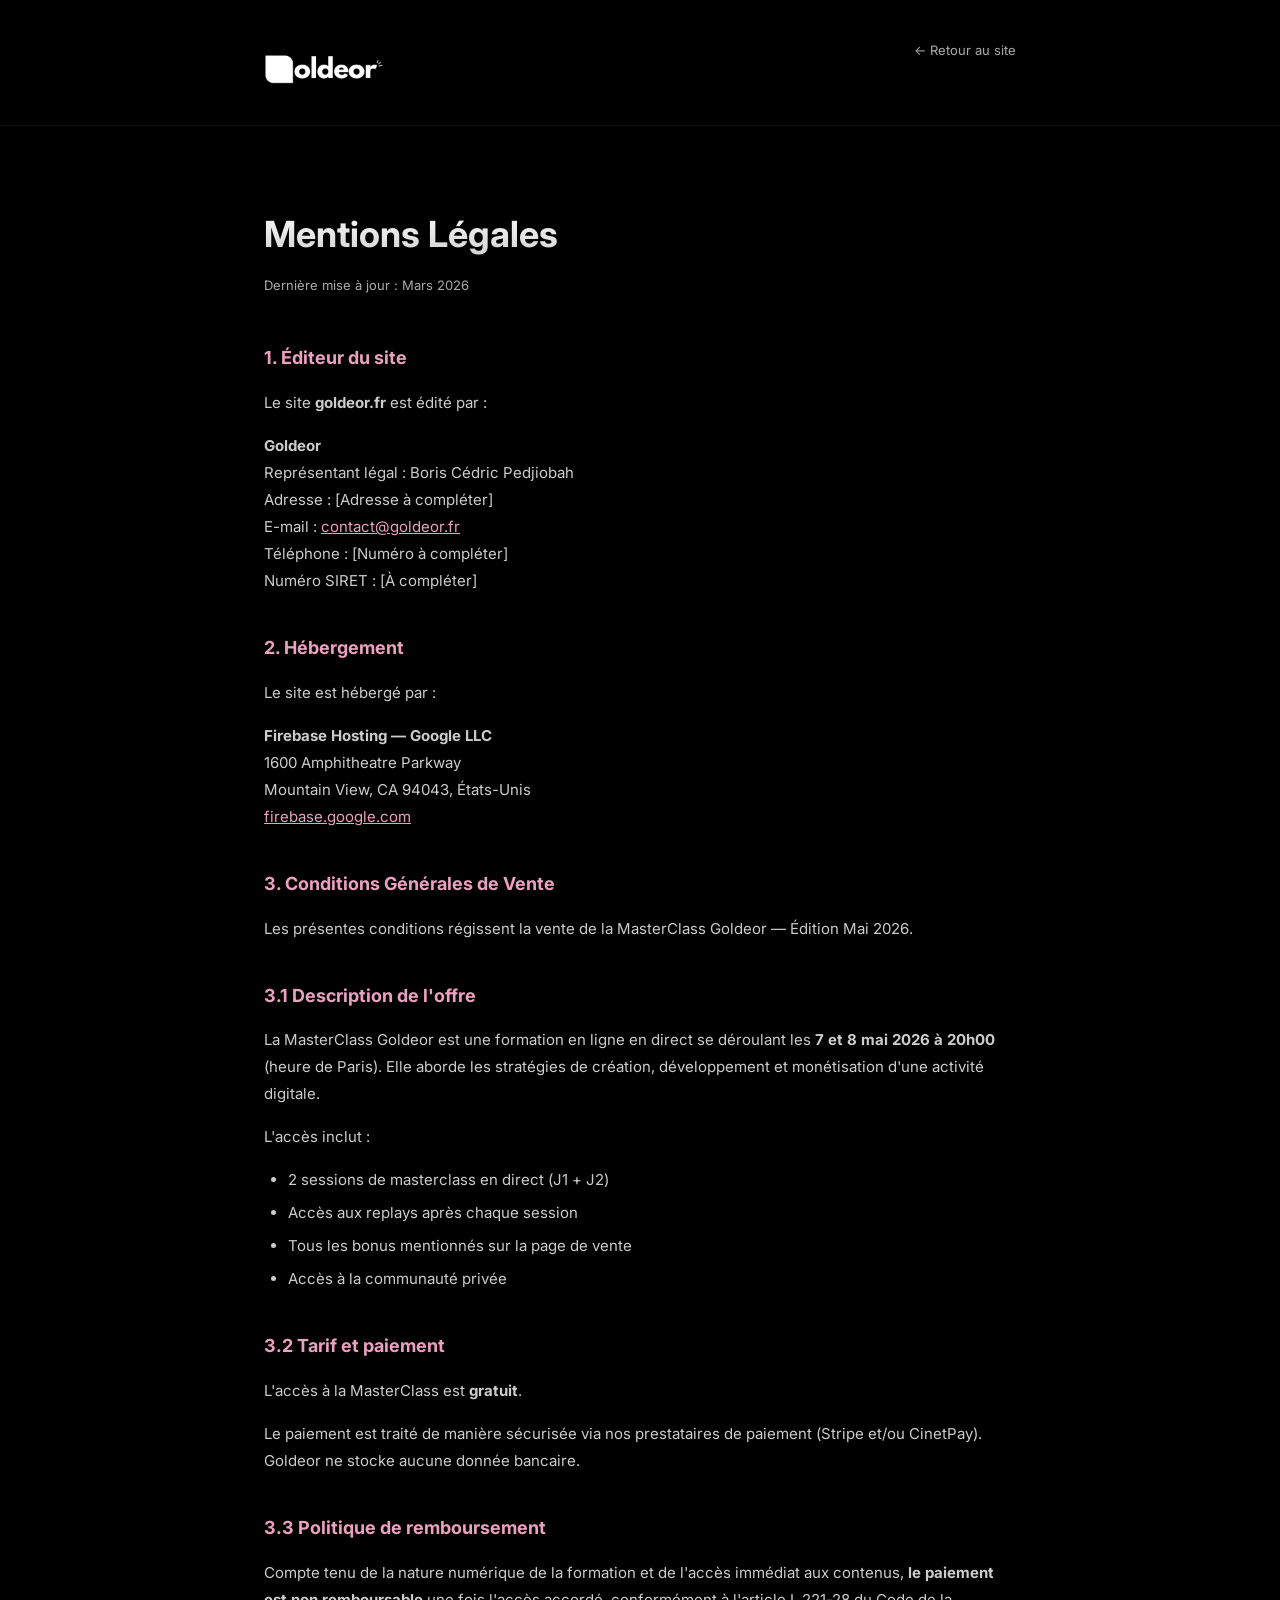
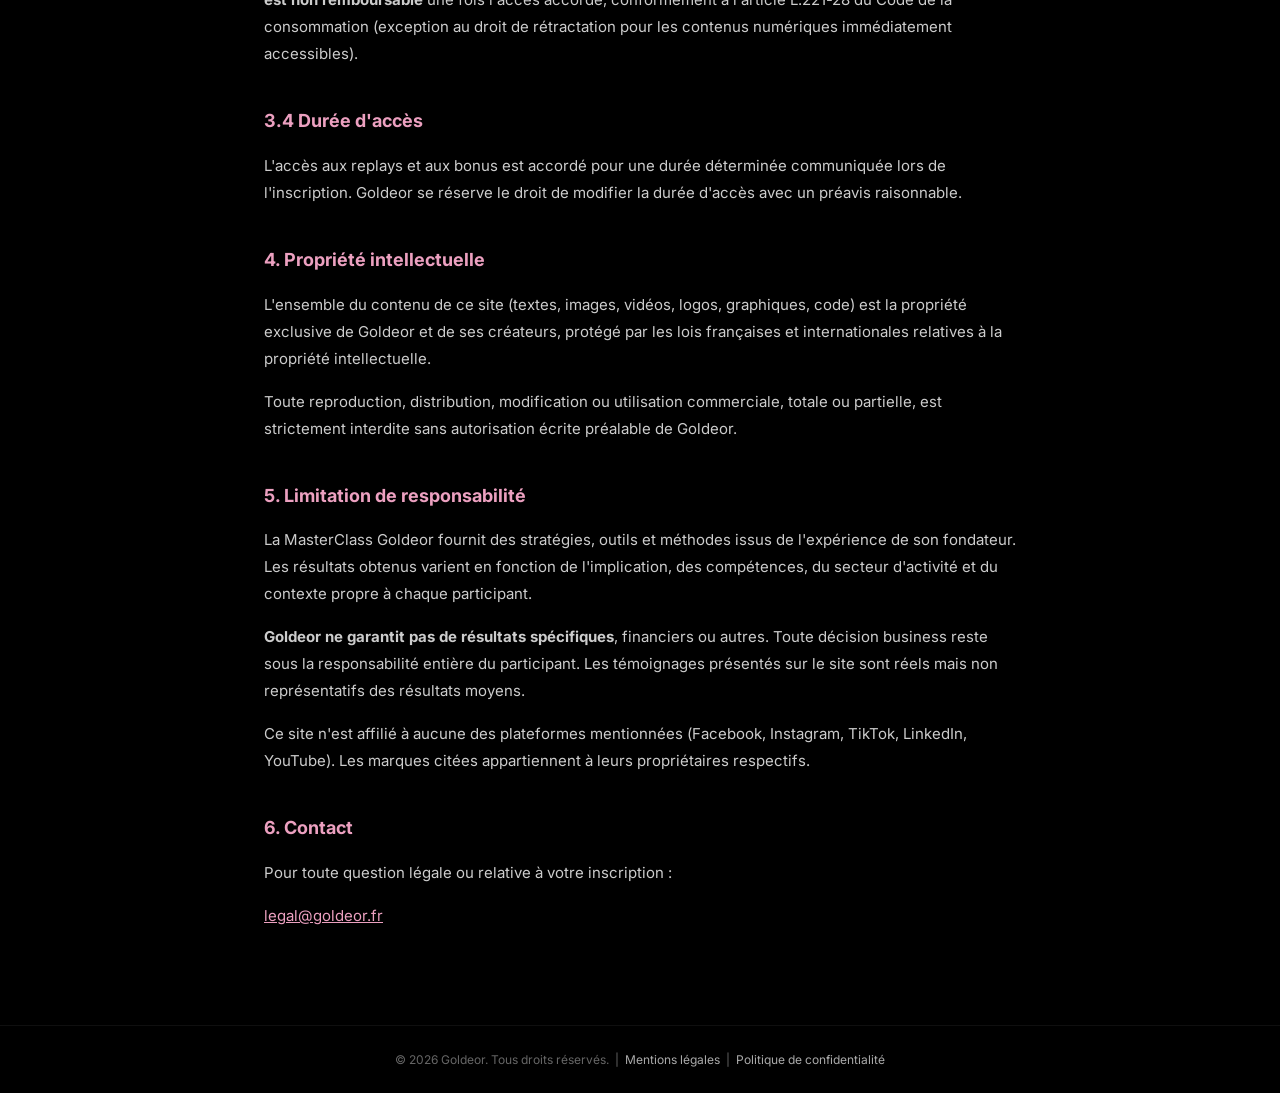
<file: mentions-legales.html>
<!DOCTYPE html>
<html lang="fr">
<head>
  <meta charset="UTF-8" />
  <meta name="viewport" content="width=device-width, initial-scale=1.0" />
  <title>Mentions Légales — Goldeor</title>
  <meta name="robots" content="noindex, nofollow" />

  <!-- Google Fonts -->
  <link rel="preconnect" href="https://fonts.googleapis.com" />
  <link href="https://fonts.googleapis.com/css2?family=Inter:wght@300;400;500;600;700;800;900&display=swap" rel="stylesheet" />

  <!-- CSS -->
  <link rel="stylesheet" href="css/styles.css" />
  <link rel="stylesheet" href="css/legal.css" />

  <!-- Meta Pixel Code -->
  <script>
  !function(f,b,e,v,n,t,s)
  {if(f.fbq)return;n=f.fbq=function(){n.callMethod?
  n.callMethod.apply(n,arguments):n.queue.push(arguments)};
  if(!f._fbq)f._fbq=n;n.push=n;n.loaded=!0;n.version='2.0';
  n.queue=[];t=b.createElement(e);t.async=!0;
  t.src=v;s=b.getElementsByTagName(e)[0];
  s.parentNode.insertBefore(t,s)}(window, document,'script',
  'https://connect.facebook.net/en_US/fbevents.js');
  fbq('init', '750034763957379');
  fbq('track', 'PageView');
  </script>
  <noscript><img height="1" width="1" style="display:none"
  src="https://www.facebook.com/tr?id=750034763957379&ev=PageView&noscript=1"
  /></noscript>
  <!-- End Meta Pixel Code -->
</head>
<body>

  <!-- Header simplifié -->
  <header class="legal-header">
    <div class="legal-header__inner">
      <a href="index-a.html">
        <img src="assets/images/logo-goldeor.webp" alt="Goldeor" class="legal-header__logo" />
      </a>
      <a href="index-a.html" class="legal-back">
        ← Retour au site
      </a>
    </div>
  </header>

  <!-- Contenu légal -->
  <main class="legal-page">

    <h1>Mentions Légales</h1>
    <span class="legal-date">Dernière mise à jour : Mars 2026</span>

    <!-- 1. Éditeur -->
    <h2>1. Éditeur du site</h2>
    <p>
      Le site <strong>goldeor.fr</strong> est édité par :
    </p>
    <p>
      <strong>Goldeor</strong><br />
      Représentant légal : Boris Cédric Pedjiobah<br />
      Adresse : [Adresse à compléter]<br />
      E-mail : <a href="mailto:contact@goldeor.fr">contact@goldeor.fr</a><br />
      Téléphone : [Numéro à compléter]<br />
      Numéro SIRET : [À compléter]
    </p>

    <!-- 2. Hébergement -->
    <h2>2. Hébergement</h2>
    <p>
      Le site est hébergé par :
    </p>
    <p>
      <strong>Firebase Hosting — Google LLC</strong><br />
      1600 Amphitheatre Parkway<br />
      Mountain View, CA 94043, États-Unis<br />
      <a href="https://firebase.google.com" target="_blank" rel="noopener">firebase.google.com</a>
    </p>

    <!-- 3. CGV -->
    <h2>3. Conditions Générales de Vente</h2>
    <p>
      Les présentes conditions régissent la vente de la MasterClass Goldeor — Édition Mai 2026.
    </p>

    <h2>3.1 Description de l'offre</h2>
    <p>
      La MasterClass Goldeor est une formation en ligne en direct se déroulant les <strong>7 et 8 mai 2026 à 20h00</strong> (heure de Paris). Elle aborde les stratégies de création, développement et monétisation d'une activité digitale.
    </p>
    <p>
      L'accès inclut :
    </p>
    <ul>
      <li>2 sessions de masterclass en direct (J1 + J2)</li>
      <li>Accès aux replays après chaque session</li>
      <li>Tous les bonus mentionnés sur la page de vente</li>
      <li>Accès à la communauté privée</li>
    </ul>

    <h2>3.2 Tarif et paiement</h2>
    <p>
      L'accès à la MasterClass est <strong>gratuit</strong>.
    </p>
    <p>
      Le paiement est traité de manière sécurisée via nos prestataires de paiement (Stripe et/ou CinetPay). Goldeor ne stocke aucune donnée bancaire.
    </p>

    <h2>3.3 Politique de remboursement</h2>
    <p>
      Compte tenu de la nature numérique de la formation et de l'accès immédiat aux contenus, <strong>le paiement est non remboursable</strong> une fois l'accès accordé, conformément à l'article L.221-28 du Code de la consommation (exception au droit de rétractation pour les contenus numériques immédiatement accessibles).
    </p>

    <h2>3.4 Durée d'accès</h2>
    <p>
      L'accès aux replays et aux bonus est accordé pour une durée déterminée communiquée lors de l'inscription. Goldeor se réserve le droit de modifier la durée d'accès avec un préavis raisonnable.
    </p>

    <!-- 4. Propriété intellectuelle -->
    <h2>4. Propriété intellectuelle</h2>
    <p>
      L'ensemble du contenu de ce site (textes, images, vidéos, logos, graphiques, code) est la propriété exclusive de Goldeor et de ses créateurs, protégé par les lois françaises et internationales relatives à la propriété intellectuelle.
    </p>
    <p>
      Toute reproduction, distribution, modification ou utilisation commerciale, totale ou partielle, est strictement interdite sans autorisation écrite préalable de Goldeor.
    </p>

    <!-- 5. Limitation de responsabilité -->
    <h2>5. Limitation de responsabilité</h2>
    <p>
      La MasterClass Goldeor fournit des stratégies, outils et méthodes issus de l'expérience de son fondateur. Les résultats obtenus varient en fonction de l'implication, des compétences, du secteur d'activité et du contexte propre à chaque participant.
    </p>
    <p>
      <strong>Goldeor ne garantit pas de résultats spécifiques</strong>, financiers ou autres. Toute décision business reste sous la responsabilité entière du participant. Les témoignages présentés sur le site sont réels mais non représentatifs des résultats moyens.
    </p>
    <p>
      Ce site n'est affilié à aucune des plateformes mentionnées (Facebook, Instagram, TikTok, LinkedIn, YouTube). Les marques citées appartiennent à leurs propriétaires respectifs.
    </p>

    <!-- 6. Contact -->
    <h2>6. Contact</h2>
    <p>
      Pour toute question légale ou relative à votre inscription :
    </p>
    <p>
      <a href="mailto:legal@goldeor.fr">legal@goldeor.fr</a>
    </p>

  </main>

  <!-- Footer simplifié -->
  <footer class="legal-footer">
    <p class="legal-footer__text">
      © 2026 Goldeor. Tous droits réservés. &nbsp;|&nbsp;
      <a href="mentions-legales.html" class="legal-footer__link">Mentions légales</a>
      &nbsp;|&nbsp;
      <a href="confidentialite.html" class="legal-footer__link">Politique de confidentialité</a>
    </p>
  </footer>

</body>
</html>
</file>
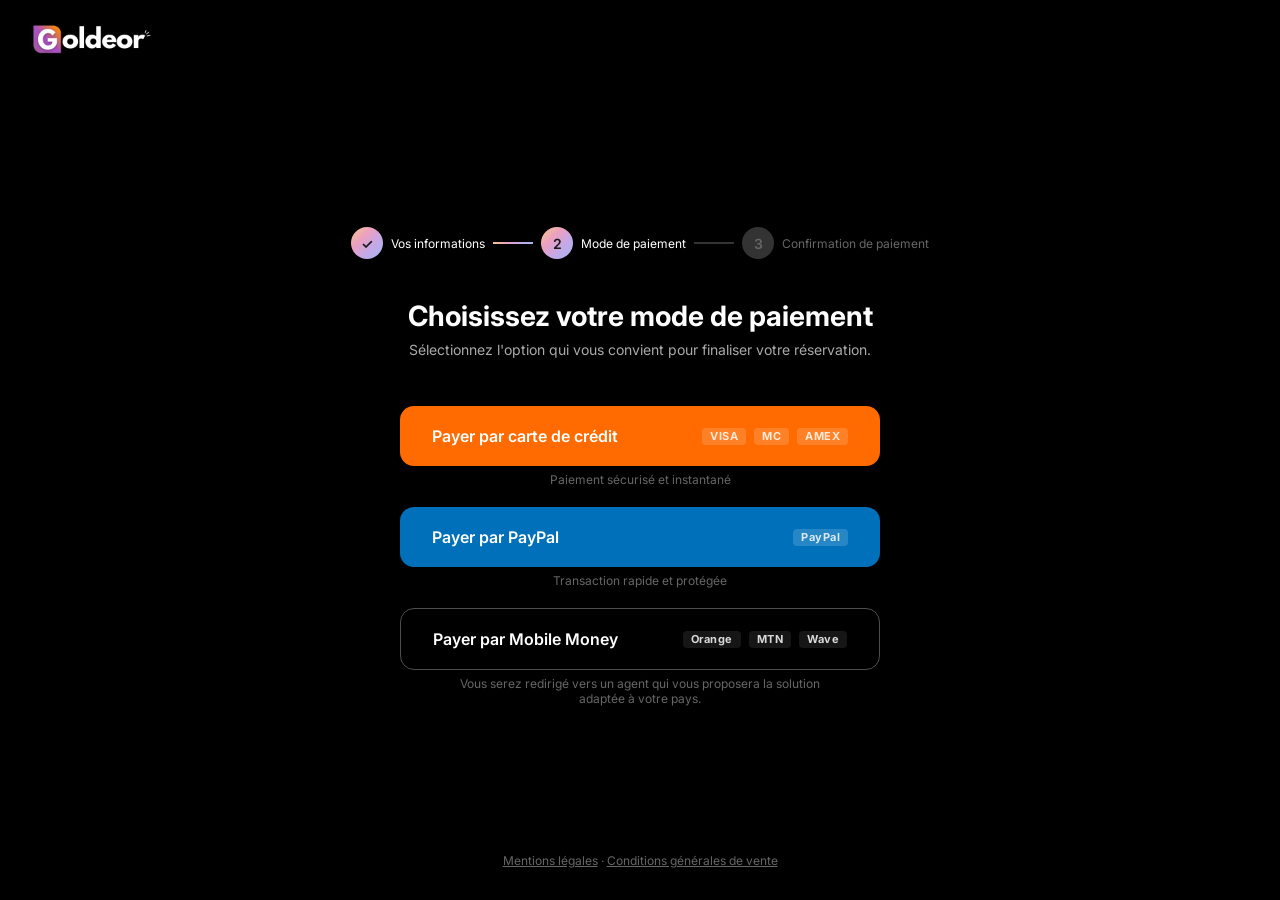
<file: paiement.html>
<!DOCTYPE html>
<html lang="fr">
<head>
    <meta charset="UTF-8">
    <meta name="viewport" content="width=device-width, initial-scale=1.0">
    <title>Mode de paiement - Masterclass Goldeor 7 &amp; 8 Mai 2026</title>
    <meta name="robots" content="noindex, nofollow">
    <link rel="icon" type="image/png" href="assets/images/Favicon goldeor landing page.png">
    <link href="https://fonts.googleapis.com/css2?family=Inter:wght@400;500;600;700&display=swap" rel="stylesheet">

    <!-- Meta Pixel Code -->
    <script>
    !function(f,b,e,v,n,t,s)
    {if(f.fbq)return;n=f.fbq=function(){n.callMethod?
    n.callMethod.apply(n,arguments):n.queue.push(arguments)};
    if(!f._fbq)f._fbq=n;n.push=n;n.loaded=!0;n.version='2.0';
    n.queue=[];t=b.createElement(e);t.async=!0;
    t.src=v;s=b.getElementsByTagName(e)[0];
    s.parentNode.insertBefore(t,s)}(window, document,'script',
    'https://connect.facebook.net/en_US/fbevents.js');
    fbq('init', '750034763957379');
    fbq('track', 'PageView');
    </script>
    <noscript><img height="1" width="1" style="display:none"
    src="https://www.facebook.com/tr?id=750034763957379&ev=PageView&noscript=1"
    /></noscript>
    <!-- End Meta Pixel Code -->

    <style>
        *, *::before, *::after {
            margin: 0;
            padding: 0;
            box-sizing: border-box;
        }

        body {
            font-family: 'Inter', sans-serif;
            background: #000000;
            color: #FFFFFF;
            height: 100vh;
            width: 100vw;
            overflow: hidden;
            display: flex;
            flex-direction: column;
        }

        /* HEADER */
        .header {
            height: 80px;
            display: flex;
            align-items: center;
            padding: 0 32px;
            flex-shrink: 0;
        }

        .logo {
            height: 36px;
            width: auto;
        }

        /* MAIN */
        .main {
            flex: 1;
            display: flex;
            flex-direction: column;
            align-items: center;
            justify-content: center;
            padding: 0 24px;
        }

        /* PROGRESS BAR */
        .progress-bar {
            display: flex;
            align-items: center;
            justify-content: center;
            margin-bottom: 40px;
        }

        .step {
            display: flex;
            align-items: center;
            gap: 8px;
        }

        .step-circle {
            width: 32px;
            height: 32px;
            border-radius: 50%;
            display: flex;
            align-items: center;
            justify-content: center;
            font-size: 14px;
            font-weight: 600;
            flex-shrink: 0;
        }

        .step-circle.completed {
            background: linear-gradient(135deg, #F5C88A 0%, #ECA0C0 35%, #C4A8E8 65%, #A0B8F0 100%);
            color: #1a1a1a;
        }

        .step-circle.active {
            background: linear-gradient(135deg, #F5C88A 0%, #ECA0C0 35%, #C4A8E8 65%, #A0B8F0 100%);
            color: #1a1a1a;
        }

        .step-circle.future {
            background: #333333;
            color: #666666;
        }

        .step-label {
            font-size: 12px;
            white-space: nowrap;
        }

        .step-label.completed,
        .step-label.active {
            color: #FFFFFF;
        }

        .step-label.future {
            color: #666666;
        }

        .step-line {
            width: 40px;
            height: 2px;
            background: #333333;
            margin: 0 8px;
            flex-shrink: 0;
        }

        .step-line.completed {
            background: linear-gradient(135deg, #F5C88A 0%, #ECA0C0 35%, #C4A8E8 65%, #A0B8F0 100%);
        }

        /* TITLE */
        .page-title {
            text-align: center;
            font-weight: 700;
            font-size: 28px;
            color: #FFFFFF;
            margin-bottom: 8px;
        }

        .page-subtitle {
            text-align: center;
            color: #AAAAAA;
            font-size: 14px;
            margin-bottom: 48px;
        }

        /* BUTTONS */
        .buttons-wrapper {
            width: 100%;
            max-width: 480px;
            display: flex;
            flex-direction: column;
            gap: 20px;
        }

        .pay-block {
            display: flex;
            flex-direction: column;
            align-items: center;
        }

        .pay-btn {
            display: flex;
            align-items: center;
            justify-content: space-between;
            width: 100%;
            padding: 20px 32px;
            border-radius: 14px;
            font-family: 'Inter', sans-serif;
            font-weight: 600;
            font-size: 16px;
            cursor: pointer;
            text-decoration: none;
            transition: transform 0.2s, box-shadow 0.2s;
            border: none;
            outline: none;
        }

        .pay-btn:hover {
            transform: translateY(-2px);
        }

        .pay-btn--card {
            background: #FF6B00;
            color: #FFFFFF;
        }

        .pay-btn--card:hover {
            box-shadow: 0 8px 28px rgba(255, 107, 0, 0.35);
        }

        .pay-btn--paypal {
            background: #0070BA;
            color: #FFFFFF;
        }

        .pay-btn--paypal:hover {
            box-shadow: 0 8px 28px rgba(0, 112, 186, 0.35);
        }

        .pay-btn--mobile {
            background: transparent;
            border: 1.5px solid rgba(255, 255, 255, 0.3);
            color: #FFFFFF;
        }

        .pay-btn--mobile:hover {
            border-color: rgba(255, 255, 255, 0.6);
            background: rgba(255, 255, 255, 0.05);
            box-shadow: 0 8px 28px rgba(255, 255, 255, 0.08);
        }

        .pay-btn-text {
            flex-shrink: 0;
        }

        .pay-btn-logos {
            display: flex;
            align-items: center;
            gap: 8px;
            flex-shrink: 0;
        }

        .pay-btn-logos span {
            font-size: 11px;
            font-weight: 700;
            letter-spacing: 0.5px;
            opacity: 0.85;
            padding: 3px 8px;
            border-radius: 4px;
            background: rgba(255, 255, 255, 0.18);
            line-height: 1;
        }

        .pay-btn--mobile .pay-btn-logos span {
            background: rgba(255, 255, 255, 0.1);
        }

        .pay-desc {
            font-size: 12px;
            color: #666666;
            text-align: center;
            margin-top: 6px;
            max-width: 400px;
        }

        /* FOOTER */
        .footer {
            flex-shrink: 0;
            text-align: center;
            padding: 0 24px 24px;
        }

        .footer-legal {
            font-size: 12px;
            color: #666666;
            margin-bottom: 8px;
        }

        .footer-legal a {
            color: #666666;
            text-decoration: underline;
        }

        .footer-logos {
            font-size: 11px;
            color: #666666;
            opacity: 0.6;
            letter-spacing: 0.3px;
        }

        /* RESPONSIVE */
        @media (max-width: 768px) {
            body {
                height: auto;
                min-height: 100vh;
                overflow-y: auto;
            }

            .header {
                height: 64px;
                padding: 0 20px;
                justify-content: center;
            }

            .logo {
                height: 28px;
            }

            .main {
                padding: 0 20px;
                justify-content: flex-start;
                padding-top: 16px;
            }

            .progress-bar {
                flex-direction: column;
                align-items: flex-start;
                gap: 0;
                margin-bottom: 28px;
            }

            .step-line {
                width: 2px;
                height: 20px;
                margin: 4px 0 4px 15px;
            }

            .step-label {
                font-size: 11px;
            }

            .page-title {
                font-size: 22px;
                margin-bottom: 6px;
            }

            .page-subtitle {
                font-size: 13px;
                margin-bottom: 32px;
            }

            .buttons-wrapper {
                gap: 16px;
            }

            .pay-btn {
                padding: 16px 20px;
                font-size: 14px;
                flex-wrap: wrap;
                gap: 10px;
            }

            .pay-btn-logos {
                gap: 6px;
            }

            .pay-btn-logos span {
                font-size: 10px;
                padding: 2px 6px;
            }

            .footer {
                padding: 20px 20px 16px;
            }
        }

        @media (max-width: 400px) {
            .pay-btn {
                flex-direction: column;
                align-items: center;
                text-align: center;
                gap: 10px;
            }
        }
    </style>
</head>
<body>

    <!-- HEADER -->
    <div class="header">
        <img src="assets/images/logo-goldeor.webp" alt="Goldeor" class="logo">
    </div>

    <!-- MAIN -->
    <div class="main">

        <!-- Progress Bar -->
        <div class="progress-bar">
            <div class="step">
                <div class="step-circle completed">&#10003;</div>
                <span class="step-label completed">Vos informations</span>
            </div>
            <div class="step-line completed"></div>
            <div class="step">
                <div class="step-circle active">2</div>
                <span class="step-label active">Mode de paiement</span>
            </div>
            <div class="step-line"></div>
            <div class="step">
                <div class="step-circle future">3</div>
                <span class="step-label future">Confirmation de paiement</span>
            </div>
        </div>

        <!-- Title -->
        <h1 class="page-title">Choisissez votre mode de paiement</h1>
        <p class="page-subtitle">Sélectionnez l'option qui vous convient pour finaliser votre réservation.</p>

        <!-- Payment Buttons -->
        <div class="buttons-wrapper">

            <!-- Carte de crédit -->
            <div class="pay-block">
                <a href="#" class="pay-btn pay-btn--card">
                    <span class="pay-btn-text">Payer par carte de crédit</span>
                    <div class="pay-btn-logos">
                        <span>VISA</span>
                        <span>MC</span>
                        <span>AMEX</span>
                    </div>
                </a>
                <p class="pay-desc">Paiement sécurisé et instantané</p>
            </div>

            <!-- PayPal -->
            <div class="pay-block">
                <a href="#" class="pay-btn pay-btn--paypal">
                    <span class="pay-btn-text">Payer par PayPal</span>
                    <div class="pay-btn-logos">
                        <span>PayPal</span>
                    </div>
                </a>
                <p class="pay-desc">Transaction rapide et protégée</p>
            </div>

            <!-- Mobile Money -->
            <div class="pay-block">
                <a href="#" target="_blank" rel="noopener" class="pay-btn pay-btn--mobile">
                    <span class="pay-btn-text">Payer par Mobile Money</span>
                    <div class="pay-btn-logos">
                        <span>Orange</span>
                        <span>MTN</span>
                        <span>Wave</span>
                    </div>
                </a>
                <p class="pay-desc">Vous serez redirigé vers un agent qui vous proposera la solution adaptée à votre pays.</p>
            </div>

        </div>
    </div>

    <!-- FOOTER -->
    <div class="footer">
        <div class="footer-legal">
            <a href="https://goldeor.com/mentions-legales/">Mentions légales</a> &middot;
            <a href="https://goldeor.com/cgv/">Conditions générales de vente</a>
        </div>
    </div>

</body>
</html>
</file>
<file: css/styles.css>
/* ============================================================
   GOLDEOR — Global Styles
   styles.css
   ============================================================ */

/* ============================================================
   VARIABLES CSS
   ============================================================ */

:root {
  /* Couleurs principales */
  --bg-page: #000000;
  --accent-cyan: #ECA0C0;
  --accent-purple-light: #A0B8F0;
  --accent-purple-mid: #6b5497;
  --accent-purple-dark: #350f7c;
  --gold: #C9A84C;
  --heading-silver: linear-gradient(to right, #FFFFFF, #C4C4C4, #EFEFEF);

  /* Texte */
  --text-primary: #FFFFFF;
  --text-secondary: #CCCCCC;
  --text-muted: #AAAAAA;
  --text-dim: #666666;

  /* Glassmorphisme */
  --glass-bg: rgba(255, 255, 255, 0.05);
  --glass-border: rgba(255, 255, 255, 0.1);
  --glass-blur: blur(12px);

  /* Bouton */
  --btn-gradient: linear-gradient(135deg, #F5C88A 0%, #ECA0C0 35%, #C4A8E8 65%, #A0B8F0 100%);
  --btn-radius: 14px;

  /* Spacing */
  --section-padding: 100px 0;
  --container-width: 1100px;
  --border-radius-card: 24px;
  --border-radius-sm: 16px;
}

/* ============================================================
   RESET CSS
   ============================================================ */

*, *::before, *::after {
  box-sizing: border-box;
  margin: 0;
  padding: 0;
}

html {
  /* scroll-behavior: smooth retiré (causait une friction perçue) */
  /* Smooth réservé aux liens d'ancre via @supports */
}

@media (prefers-reduced-motion: no-preference) {
  /* Smooth uniquement quand l'utilisateur clique un lien d'ancre */
  html:focus-within {
    scroll-behavior: smooth;
  }
}

body {
  background-color: var(--bg-page);
  color: var(--text-primary);
  font-family: 'Inter', sans-serif;
  font-size: 16px;
  line-height: 1.6;
  overflow-x: hidden;
  -webkit-font-smoothing: antialiased;
  text-rendering: optimizeSpeed;
}

/* Isoler le layout des sections — évite les repaints en cascade au scroll */
.section,
.hero,
.logos,
.footer {
  contain: layout style;
}

img {
  max-width: 100%;
  display: block;
}

a {
  text-decoration: none;
  color: inherit;
}

button {
  cursor: pointer;
  border: none;
  outline: none;
  background: none;
}

ul, ol {
  list-style: none;
}

/* ============================================================
   CLASSES UTILITAIRES GLOBALES
   ============================================================ */

/* Container centré */
.container {
  max-width: var(--container-width);
  margin: 0 auto;
  padding: 0 24px;
}

/* Gradient texte standard */
.text-gradient {
  background: var(--heading-silver);
  -webkit-background-clip: text;
  -webkit-text-fill-color: transparent;
  background-clip: text;
}

/* Texte accent — gradient pastel */
.text-accent {
  background: linear-gradient(135deg, #F5C88A 0%, #ECA0C0 35%, #C4A8E8 65%, #A0B8F0 100%);
  -webkit-background-clip: text;
  -webkit-text-fill-color: transparent;
  background-clip: text;
}

/* Glassmorphisme standard */
.glass {
  background: var(--glass-bg);
  backdrop-filter: var(--glass-blur);
  -webkit-backdrop-filter: var(--glass-blur);
  border: 1px solid var(--glass-border);
}

/* Bouton standard — gradient pastel, hover lift + glow */
.btn-primary {
  display: inline-flex;
  align-items: center;
  justify-content: center;
  gap: 10px;
  background: var(--btn-gradient);
  border-radius: var(--btn-radius);
  padding: 14px 36px;
  color: #1a1a1a;
  font-family: 'Inter', sans-serif;
  font-weight: 600;
  font-size: 15px;
  letter-spacing: 0.2px;
  border: none;
  outline: none;
  box-shadow:
    0 0 0 1px rgba(255, 255, 255, 0.12),
    0 2px 12px rgba(236, 160, 192, 0.15);
  cursor: pointer;
  transition: transform 0.3s ease, box-shadow 0.3s ease;
}

.btn-primary:hover {
  transform: translateY(-3px);
  box-shadow:
    0 0 0 1px rgba(255, 255, 255, 0.2),
    0 8px 32px rgba(236, 160, 192, 0.45),
    0 4px 20px rgba(160, 184, 240, 0.35);
}

.btn-primary .btn-arrow {
  color: #1a1a1a;
  font-size: 16px;
  font-weight: 700;
  line-height: 1;
}

/* Bouton ghost (pill glassmorphique) */
.btn-ghost {
  display: inline-flex;
  align-items: center;
  justify-content: center;
  gap: 8px;
  background: rgba(255,255,255,0.06);
  border: 1px solid rgba(255,255,255,0.15);
  border-radius: var(--btn-radius);
  color: #FFFFFF;
  font-family: 'Inter', sans-serif;
  font-weight: 600;
  font-size: 14px;
  padding: 10px 24px;
  transition: all 0.3s ease;
  cursor: pointer;
  outline: none;
}

.btn-ghost:hover {
  background: var(--btn-gradient);
  border-color: transparent;
  box-shadow: var(--btn-shadow);
}

/* Section padding */
.section {
  padding: var(--section-padding);
}


/* Séparateur doré */
.divider-gold {
  width: 60px;
  height: 2px;
  background: linear-gradient(to right, var(--gold), transparent);
  margin: 24px auto;
}

/* Badge pill — section label style hero */
.badge-pill {
  display: inline-flex;
  align-items: center;
  gap: 10px;
  background: rgba(255, 255, 255, 0.07);
  backdrop-filter: blur(14px);
  -webkit-backdrop-filter: blur(14px);
  border: 1px solid rgba(255, 255, 255, 0.13);
  border-radius: 50px;
  padding: 9px 22px;
  margin-bottom: 20px;
  font-size: 12px;
  font-weight: 500;
  color: rgba(255, 255, 255, 0.78);
  letter-spacing: 0.4px;
  box-shadow: inset 0 1px 0 rgba(255, 255, 255, 0.08);
}

/* Carte glassmorphique standard */
.card-glass {
  background: rgba(255, 255, 255, 0.04);
  backdrop-filter: blur(16px);
  -webkit-backdrop-filter: blur(16px);
  border: 1px solid rgba(255, 255, 255, 0.08);
  border-radius: var(--border-radius-card);
  padding: 40px;
}

/* Encadré avant/après (bonus) */
.before-after {
  background: rgba(255,255,255,0.03);
  border-radius: 8px;
  border-left: 3px solid var(--accent-cyan);
  padding: 8px 12px;
  font-size: 12px;
  color: var(--text-muted);
  margin-top: 10px;
}

/* Icône cercle (modules) */
.icon-circle {
  width: 36px;
  height: 36px;
  border-radius: 50%;
  background: rgba(255,255,255,0.06);
  border: 1px solid rgba(255,255,255,0.12);
  display: flex;
  align-items: center;
  justify-content: center;
  flex-shrink: 0;
  transition: all 0.3s ease;
  cursor: pointer;
}

.icon-circle:hover {
  background: rgba(196, 168, 232, 0.15);
  border-color: var(--accent-cyan);
  box-shadow: 0 0 12px rgba(196, 168, 232, 0.4);
}

.icon-circle:hover svg,
.icon-circle:hover i {
  color: var(--accent-cyan);
}

/* ============================================================
   RESPONSIVE — BREAKPOINTS
   ============================================================ */

/* Tablet */
@media (max-width: 1024px) {
  :root {
    --section-padding: 80px 0;
    --container-width: 100%;
  }
}

/* Mobile */
@media (max-width: 768px) {
  :root {
    --section-padding: 60px 0;
  }

  .container {
    padding: 0 16px;
  }

  .btn-primary {
    font-size: 14px;
    padding: 12px 28px;
  }
}
</file>
<file: css/sticky-bar.css>
/* ============================================================
   GOLDEOR — Sticky Bar
   sticky-bar.css
   ============================================================ */

.sticky-bar {
  position: fixed;
  top: 14px;
  left: 50%;
  transform: translateX(-50%);
  width: 90%;
  max-width: 1100px;
  z-index: 1000;
  height: 52px;
  border-radius: 999px;
  overflow: visible;

  /* Glassmorphisme */
  background: rgba(255, 255, 255, 0.05);
  backdrop-filter: blur(16px);
  -webkit-backdrop-filter: blur(16px);
  border: 1px solid rgba(255, 255, 255, 0.10);
  box-shadow: 0 4px 24px rgba(0, 0, 0, 0.35);

  transition:
    background 0.3s ease,
    backdrop-filter 0.3s ease,
    border 0.3s ease;
}

.sticky-bar--scrolled {
  background: rgba(0, 0, 0, 0.72);
  backdrop-filter: blur(20px);
  -webkit-backdrop-filter: blur(20px);
}

.sticky-bar__inner {
  max-width: 1100px;
  margin: 0 auto;
  padding: 0 24px;
  height: 100%;
  display: flex;
  align-items: center;
  justify-content: center;
  gap: 20px;
}

.sticky-bar__text {
  display: flex;
  align-items: center;
  gap: 6px;
  flex-wrap: wrap;
  justify-content: center;
}

.sticky-bar__intro {
  background: linear-gradient(to right, #FFFFFF, #CCCCCC);
  -webkit-background-clip: text;
  -webkit-text-fill-color: transparent;
  background-clip: text;
  font-size: 13px;
  font-weight: 300;
  letter-spacing: 0.1px;
}

.sticky-bar__date {
  color: #ECA0C0;
  font-size: 13px;
  font-weight: 600;
  letter-spacing: 0.5px;
}

/* Bouton CTA — pill gradient inspiré screenshot */
.sticky-bar__cta {
  flex-shrink: 0;
  display: inline-flex;
  align-items: center;
  justify-content: center;
  gap: 8px;
  background: var(--btn-gradient);
  border-radius: 14px !important;
  border: none;
  outline: none;
  cursor: pointer;
  color: #1a1a1a;
  font-family: 'Inter', sans-serif;
  font-size: 12px !important;
  font-weight: 600 !important;
  letter-spacing: 0.2px;
  padding: 8px 22px !important;
  box-shadow:
    0 0 0 1px rgba(255, 255, 255, 0.12),
    0 2px 12px rgba(236, 160, 192, 0.15);
  transition: transform 0.3s ease, box-shadow 0.3s ease;
}

.sticky-bar__cta:hover {
  transform: translateY(-2px);
  box-shadow:
    0 0 0 1px rgba(255, 255, 255, 0.2),
    0 6px 24px rgba(236, 160, 192, 0.45),
    0 3px 16px rgba(160, 184, 240, 0.35);
}

/* Mobile */
@media (max-width: 768px) {
  .sticky-bar {
    height: auto;
    top: 10px;
    width: 92%;
    padding: 8px 0;
  }

  .sticky-bar__inner {
    flex-direction: column;
    gap: 6px;
    padding: 0 16px;
    height: auto;
  }

  .sticky-bar__text {
    flex-direction: column;
    gap: 2px;
    text-align: center;
  }

  .sticky-bar__intro {
    font-size: 10px;
  }

  .sticky-bar__date {
    font-size: 10px;
  }

  .sticky-bar__cta {
    font-size: 10px !important;
    padding: 10px 14px !important;
    width: 80%;
  }
}
</file>
<file: css/hero.css>
/* ============================================================
   GOLDEOR — Hero Section
   hero.css
   ============================================================ */

.hero {
  position: relative;
  min-height: 100vh;
  display: flex;
  align-items: center;
  justify-content: center;
  overflow: hidden;
  padding: 120px 0 80px;
  background: #000000;
}

/* Canvas étoiles */
.hero__stars {
  position: absolute;
  inset: 0;
  width: 100%;
  height: 100%;
  pointer-events: none;
  z-index: 1;
  will-change: opacity;
}

/* Lueur bleue centrale */
.hero__glow {
  position: absolute;
  top: -80px;
  left: 50%;
  transform: translateX(-50%);
  width: 600px;
  height: 400px;
  background: radial-gradient(ellipse at center top, rgba(60, 120, 255, 0.45) 0%, rgba(40, 80, 200, 0.2) 35%, rgba(20, 40, 120, 0.05) 65%, transparent 100%);
  pointer-events: none;
  z-index: 0;
  border-radius: 50%;
  filter: blur(40px);
}

/* ── Contenu ─────────────────────────────────────────────── */

.hero__inner {
  position: relative;
  z-index: 3;
  text-align: center;
  max-width: 820px;
  margin: 0 auto;
  padding: 0 24px;
  display: flex;
  flex-direction: column;
  align-items: center;
  gap: 0;
}

/* Badge callout — glassmorphisme + boule rouge shiny */
.hero__badge {
  display: inline-flex;
  align-items: center;
  gap: 10px;
  background: rgba(255, 255, 255, 0.07);
  backdrop-filter: blur(14px);
  -webkit-backdrop-filter: blur(14px);
  border: 1px solid rgba(255, 255, 255, 0.13);
  border-radius: 50px;
  padding: 9px 22px;
  margin-bottom: 32px;
  font-size: 12px;
  font-weight: 500;
  color: rgba(255, 255, 255, 0.78);
  letter-spacing: 0.4px;
  box-shadow: inset 0 1px 0 rgba(255,255,255,0.08);
}

/* Boule rouge lumineuse */
.hero__badge-dot {
  width: 10px;
  height: 10px;
  border-radius: 50%;
  flex-shrink: 0;
  background: radial-gradient(circle at 35% 30%, #ff6060, #cc0000);
  box-shadow:
    0 0 5px  rgba(255,  60,  60, 0.9),
    0 0 12px rgba(255,  50,  50, 0.7),
    0 0 24px rgba(255,  80,  80, 0.45),
    0 0 40px rgba(255, 100, 100, 0.2);
  animation: redPulse 2.2s ease-in-out infinite;
}

@keyframes redPulse {
  0%, 100% {
    box-shadow:
      0 0 5px  rgba(255, 60,  60, 0.9),
      0 0 12px rgba(255, 50,  50, 0.7),
      0 0 24px rgba(255, 80,  80, 0.45),
      0 0 40px rgba(255, 100, 100, 0.2);
    transform: scale(1);
  }
  50% {
    box-shadow:
      0 0 8px  rgba(255, 60,  60, 1),
      0 0 18px rgba(255, 50,  50, 0.9),
      0 0 36px rgba(255, 80,  80, 0.6),
      0 0 56px rgba(255, 100, 100, 0.3);
    transform: scale(1.12);
  }
}

/* H1 */
.hero__title {
  font-size: 25px;
  font-weight: 800;
  line-height: 1.1;
  margin-bottom: 24px;
  letter-spacing: -1.5px;
}

/* Texte standard — gradient blanc → gris */
.hero__title .line-gradient {
  display: block;
  background: var(--heading-silver);
  -webkit-background-clip: text;
  -webkit-text-fill-color: transparent;
  background-clip: text;
}

/* Mots-clés — couleur accent cyan-purple */
.hero__title .line-accent {
  display: block;
  background: linear-gradient(135deg, #F5C88A 0%, #ECA0C0 35%, #C4A8E8 65%, #A0B8F0 100%);
  -webkit-background-clip: text;
  -webkit-text-fill-color: transparent;
  background-clip: text;
}

/* Mot-clé inline (dans une ligne gradient) */
.hero__title .keyword {
  background: linear-gradient(135deg, #F5C88A 0%, #ECA0C0 35%, #C4A8E8 65%, #A0B8F0 100%);
  -webkit-background-clip: text;
  -webkit-text-fill-color: transparent;
  background-clip: text;
}

/* Paragraphe lead-in long */
.hero__leadin {
  font-size: clamp(12px, 1.4vw, 14px);
  font-weight: 400;
  color: #a8a8c0;
  max-width: 600px;
  margin: 0 auto 40px;
  line-height: 1.75;
  letter-spacing: 0.1px;
}

/* Lead-in / sous-titre */
.hero__subtitle {
  font-size: clamp(15px, 1.8vw, 17px);
  font-weight: 400;
  color: #a8a8c0;      /* gris léger teinté violet — distinct du H1 */
  max-width: 580px;
  margin: 0 auto 36px;
  line-height: 1.75;
  letter-spacing: 0.1px;
}

/* Bouton CTA — même style que sticky-bar */
.hero__cta-btn {
  display: inline-flex;
  align-items: center;
  justify-content: center;
  gap: 10px;
  background: var(--btn-gradient);
  border-radius: var(--btn-radius);
  border: none;
  outline: none;
  cursor: pointer;
  color: #1a1a1a;
  font-family: 'Inter', sans-serif;
  font-size: 14px;
  font-weight: 600;
  letter-spacing: 0.2px;
  padding: 16px 44px;
  margin-bottom: 14px;
  box-shadow:
    0 0 0 1px rgba(255, 255, 255, 0.12),
    0 2px 12px rgba(236, 160, 192, 0.15);
  transition: transform 0.3s ease, box-shadow 0.3s ease;
}

.hero__cta-btn:hover {
  transform: translateY(-3px);
  box-shadow:
    0 0 0 1px rgba(255, 255, 255, 0.2),
    0 8px 32px rgba(236, 160, 192, 0.45),
    0 4px 20px rgba(160, 184, 240, 0.35);
}

.hero__cta-btn:active {
  transform: translateY(0);
}

/* Micro-texte sous bouton */
.hero__micro {
  font-size: 11px;
  color: rgba(255, 255, 255, 0.35);
  letter-spacing: 0.5px;
  margin-bottom: 48px;
}

/* Stats */
.hero__stats {
  display: flex;
  align-items: center;
  justify-content: center;
  gap: 12px;
  flex-wrap: wrap;
  margin-top: 8px;
}

.hero__stat {
  text-align: center;
  padding: 16px 28px;
  background: rgba(255, 255, 255, 0.04);
  backdrop-filter: blur(10px);
  -webkit-backdrop-filter: blur(10px);
  border: 1px solid transparent;
  border-radius: 14px;
  position: relative;
  box-shadow:
    inset 0 1px 0 rgba(255, 255, 255, 0.13),
    inset 0 -1px 0 rgba(0, 0, 0, 0.18),
    0 6px 28px rgba(0, 0, 0, 0.40);
}

.hero__stat::before {
  content: '';
  position: absolute;
  inset: 0;
  border-radius: inherit;
  padding: 1px;
  background: linear-gradient(135deg,
    rgba(255,255,255,0.70) 0%, rgba(200,200,230,0.25) 25%,
    rgba(120,120,160,0.08) 50%, rgba(200,200,230,0.20) 75%,
    rgba(255,255,255,0.65) 100%);
  -webkit-mask: linear-gradient(#fff 0 0) content-box, linear-gradient(#fff 0 0);
  -webkit-mask-composite: xor;
  mask-composite: exclude;
  pointer-events: none;
}

.hero__stat-number {
  font-size: 26px;
  font-weight: 800;
  background: linear-gradient(135deg, #F5C88A 0%, #ECA0C0 35%, #C4A8E8 65%, #A0B8F0 100%);
  -webkit-background-clip: text;
  -webkit-text-fill-color: transparent;
  background-clip: text;
  line-height: 1;
  margin-bottom: 4px;
}

.hero__stat-label {
  font-size: 11px;
  color: rgba(255,255,255,0.45);
  font-weight: 400;
  letter-spacing: 0.5px;
  text-transform: uppercase;
}

.hero__stat-divider {
  display: none;
}

/* Scroll indicator */
.hero__scroll {
  position: absolute;
  bottom: 32px;
  left: 50%;
  transform: translateX(-50%);
  z-index: 3;
  display: flex;
  flex-direction: column;
  align-items: center;
  gap: 8px;
  color: rgba(255,255,255,0.2);
  font-size: 10px;
  letter-spacing: 1.5px;
  text-transform: uppercase;
  animation: scrollBounce 2s ease-in-out infinite;
  cursor: pointer;
  z-index: 1;
}

.hero__scroll-arrow {
  width: 18px;
  height: 18px;
  border-right: 1.5px solid rgba(255,255,255,0.2);
  border-bottom: 1.5px solid rgba(255,255,255,0.2);
  transform: rotate(45deg);
}

@keyframes scrollBounce {
  0%, 100% { transform: translateX(-50%) translateY(0); }
  50%       { transform: translateX(-50%) translateY(8px); }
}

/* Reveal animations */
.reveal {
  opacity: 0;
  transform: translateY(24px);
  transition: opacity 0.6s ease, transform 0.6s ease;
}
.reveal--visible {
  opacity: 1;
  transform: translateY(0);
}
.reveal--delay-1 { transition-delay: 0.1s; }
.reveal--delay-2 { transition-delay: 0.2s; }
.reveal--delay-3 { transition-delay: 0.3s; }
.reveal--delay-4 { transition-delay: 0.4s; }
.reveal--delay-5 { transition-delay: 0.5s; }

/* Mobile */
@media (max-width: 768px) {
  .hero {
    padding: 140px 0 60px;
    min-height: auto;
  }

  .hero__stat-divider { display: none; }
  .hero__stats { gap: 10px; }
  .hero__title {
    font-size: 20px;
    letter-spacing: -0.5px;
  }

  .hero__cta-btn {
    font-size: 13px;
    padding: 14px 32px;
  }

  .hero__atmosphere::before {
    width: 200px;
  }

  .hero__atmosphere::after {
    width: 100%;
  }
}
</file>
<file: css/logos.css>
/* ============================================================
   GOLDEOR — Logos Social Proof
   logos.css
   Carrousel infini — cartes glassmorphiques + bordure argentée
   ============================================================ */

.logos {
  padding: 52px 0;
  overflow: hidden;
}

.logos__label {
  text-align: center;
  font-size: 11px;
  color: rgba(255,255,255,0.28);
  letter-spacing: 2.5px;
  text-transform: uppercase;
  margin-bottom: 32px;
}

/* ── Wrapper avec fade sur les bords ──────────────────────── */

.logos__track-wrapper {
  overflow: hidden;
  position: relative;
}

.logos__track-wrapper::before,
.logos__track-wrapper::after {
  content: '';
  position: absolute;
  top: 0;
  bottom: 0;
  width: 180px;
  z-index: 2;
  pointer-events: none;
}

.logos__track-wrapper::before {
  left: 0;
  background: linear-gradient(to right, var(--bg-page, #0d0d12) 10%, transparent 100%);
}

.logos__track-wrapper::after {
  right: 0;
  background: linear-gradient(to left, var(--bg-page, #0d0d12) 10%, transparent 100%);
}

/* ── Piste infinie ────────────────────────────────────────── */

.logos__track {
  display: flex;
  gap: 20px;
  align-items: center;
  width: max-content;
  padding: 16px 0;
  animation: logoScroll 65s linear infinite;
  will-change: transform;
}

/* Pause globale seulement si aucune carte n'est survolée */
.logos__track:hover {
  animation-play-state: paused;
}

@keyframes logoScroll {
  from { transform: translateX(0); }
  to   { transform: translateX(-50%); }
}

/* ── Carte glassmorphique ─────────────────────────────────── */

.logos__card {
  flex-shrink: 0;
  width: 168px;
  height: 92px;
  border-radius: 20px;
  display: flex;
  align-items: center;
  justify-content: center;
  padding: 18px 22px;
  cursor: default;
  position: relative;

  /* Fond verre sombre qui laisse transparaître le bg */
  background: rgba(255, 255, 255, 0.05);
  backdrop-filter: blur(18px) saturate(140%);
  -webkit-backdrop-filter: blur(18px) saturate(140%);

  /* Bordure argentée shiny via border-image + pseudo-element */
  border: 1px solid transparent;
  background-clip: padding-box;

  /* Ombre portée douce */
  box-shadow:
    inset 0 1px 0     rgba(255, 255, 255, 0.13),
    inset 0 -1px 0    rgba(0,   0,   0,   0.18),
    inset 1px 0 0     rgba(255, 255, 255, 0.06),
    inset -1px 0 0    rgba(0,   0,   0,   0.10),
    0 6px 28px        rgba(0,   0,   0,   0.40),
    0 1px 4px         rgba(0,   0,   0,   0.30);

  transition:
    transform    0.38s cubic-bezier(0.34, 1.56, 0.64, 1),
    box-shadow   0.38s ease,
    background   0.38s ease;
}

/* Bordure argentée shiny — pseudo-élément qui peint le contour */
.logos__card::before {
  content: '';
  position: absolute;
  inset: 0;
  border-radius: inherit;
  padding: 1px;                /* épaisseur de la bordure */
  background: linear-gradient(
    135deg,
    rgba(255, 255, 255, 0.70)  0%,
    rgba(200, 200, 230, 0.25) 25%,
    rgba(120, 120, 160, 0.08) 50%,
    rgba(200, 200, 230, 0.20) 75%,
    rgba(255, 255, 255, 0.65) 100%
  );
  -webkit-mask:
    linear-gradient(#fff 0 0) content-box,
    linear-gradient(#fff 0 0);
  -webkit-mask-composite: xor;
          mask-composite: exclude;
  pointer-events: none;
}

/* Reflet lumineux en haut de la carte */
.logos__card::after {
  content: '';
  position: absolute;
  top: 0;
  left: 10%;
  right: 10%;
  height: 1px;
  background: linear-gradient(
    to right,
    transparent,
    rgba(255, 255, 255, 0.55) 30%,
    rgba(255, 255, 255, 0.75) 50%,
    rgba(255, 255, 255, 0.55) 70%,
    transparent
  );
  border-radius: 50%;
  pointer-events: none;
}

/* ── Hover : surélévation ─────────────────────────────────── */

.logos__card:hover {
  transform: translateY(-10px) scale(1.05);
  background: rgba(255, 255, 255, 0.05);

  box-shadow:
    inset 0 1px 0     rgba(255, 255, 255, 0.22),
    inset 0 -1px 0    rgba(0,   0,   0,   0.10),
    inset 1px 0 0     rgba(255, 255, 255, 0.10),
    inset -1px 0 0    rgba(0,   0,   0,   0.06),
    0 24px 56px       rgba(0,   0,   0,   0.55),
    0 8px  24px       rgba(0,   0,   0,   0.35),
    0 0   32px        rgba(180, 160, 255, 0.10);
}

/* Bordure encore plus lumineuse au hover */
.logos__card:hover::before {
  background: linear-gradient(
    135deg,
    rgba(255, 255, 255, 0.90)  0%,
    rgba(210, 210, 255, 0.40) 20%,
    rgba(150, 140, 200, 0.12) 50%,
    rgba(210, 210, 255, 0.35) 80%,
    rgba(255, 255, 255, 0.88) 100%
  );
}

/* ── Logo à l'intérieur de la carte ──────────────────────── */

.logos__card img {
  max-width: 100%;
  max-height: 42px;
  width: auto;
  object-fit: contain;
  filter: brightness(0) invert(1);
  opacity: 0.45;
  transition: opacity 0.35s ease, filter 0.35s ease;
  pointer-events: none;
  user-select: none;
  position: relative;
  z-index: 1;
}

/* Hover : couleurs originales du logo */
.logos__card:hover img {
  filter: none;
  opacity: 1;
}

/* ── Mobile ───────────────────────────────────────────────── */

@media (max-width: 768px) {
  .logos__card {
    width: 136px;
    height: 76px;
    border-radius: 16px;
    padding: 14px 16px;
  }

  .logos__track {
    gap: 14px;
    animation-duration: 44s;
  }

  .logos__track-wrapper::before,
  .logos__track-wrapper::after {
    width: 80px;
  }
}
</file>
<file: css/probleme.css>
/* ============================================================
   GOLDEOR — Section Problème
   probleme.css
   ============================================================ */

.probleme {
  position: relative;
  overflow: hidden;
}

.probleme__header {
  text-align: center;
  margin-bottom: 64px;
}

.probleme__title {
  font-size: clamp(28px, 4vw, 48px);
  font-weight: 800;
  line-height: 1.2;
  margin-bottom: 16px;
  background: var(--heading-silver);
  -webkit-background-clip: text;
  -webkit-text-fill-color: transparent;
  background-clip: text;
}

.probleme__title em {
  font-style: normal;
  background: linear-gradient(135deg, #F5C88A 0%, #ECA0C0 35%, #C4A8E8 65%, #A0B8F0 100%);
  -webkit-background-clip: text;
  -webkit-text-fill-color: transparent;
  background-clip: text;
}

.probleme__subtitle {
  font-size: 16px;
  color: var(--text-secondary);
  max-width: 560px;
  margin: 0 auto;
}

/* ── Grille ───────────────────────────────────────────────── */

.probleme__grid {
  display: grid;
  grid-template-columns: repeat(3, 1fr);
  gap: 20px;
  margin-bottom: 60px;
}

/* ── Carte — style glassmorphique login-card ──────────────── */

.probleme__card {
  border-radius: 24px;
  padding: 32px;
  position: relative;
  overflow: hidden;
  cursor: default;

  /* Fond très sombre — se fond dans le black */
  background: rgba(255, 255, 255, 0.03);
  backdrop-filter: blur(22px) saturate(130%);
  -webkit-backdrop-filter: blur(22px) saturate(130%);

  box-shadow:
    inset 0 1px 0 rgba(255,255,255,0.07),
    inset 0 -1px 0 rgba(0,0,0,0.20),
    0 2px 32px rgba(0,0,0,0.50);

  transition:
    transform   0.40s cubic-bezier(0.34, 1.56, 0.64, 1),
    box-shadow  0.40s ease,
    background  0.40s ease;
}

/* Bordure dégradée subtile */
.probleme__card::before {
  content: '';
  position: absolute;
  inset: 0;
  border-radius: inherit;
  padding: 1px;
  background: linear-gradient(
    145deg,
    rgba(255,255,255,0.13)  0%,
    rgba(255,255,255,0.04) 35%,
    rgba(0,0,0,0)          55%,
    rgba(255,255,255,0.07) 100%
  );
  -webkit-mask:
    linear-gradient(#fff 0 0) content-box,
    linear-gradient(#fff 0 0);
  -webkit-mask-composite: xor;
          mask-composite: exclude;
  pointer-events: none;
  z-index: 0;
}

/* Lueur colorée atmosphérique en haut à gauche — détail clé */
.probleme__card::after {
  content: '';
  position: absolute;
  top: -50px;
  left: -50px;
  width: 160px;
  height: 160px;
  border-radius: 50%;
  background: radial-gradient(
    circle,
    var(--card-glow, rgba(194,133,255,0.18)) 0%,
    transparent 65%
  );
  pointer-events: none;
  z-index: 0;
}

/* Tous les enfants au-dessus des pseudo-éléments */
.probleme__card > * {
  position: relative;
  z-index: 1;
}

/* Hover */
.probleme__card:hover {
  transform: translateY(-7px);
  background: rgba(255, 255, 255, 0.045);
  box-shadow:
    inset 0 1px 0 rgba(255,255,255,0.11),
    inset 0 -1px 0 rgba(0,0,0,0.12),
    0 22px 64px rgba(0,0,0,0.60),
    0  0  50px var(--card-glow, rgba(194,133,255,0.09));
}

/* ── Couleurs uniques par carte ───────────────────────────── */

.probleme__card--1 { --card-glow: rgba(255, 90, 120, 0.22); }
.probleme__card--2 { --card-glow: rgba(255,175,  50, 0.20); }
.probleme__card--3 { --card-glow: rgba( 80,140, 255, 0.20); }
.probleme__card--4 { --card-glow: rgba(180,100, 255, 0.20); }
.probleme__card--5 { --card-glow: rgba( 60,220, 200, 0.20); }
.probleme__card--6 { --card-glow: rgba(240, 80, 200, 0.20); }

/* ── Icône glassmorphique ─────────────────────────────────── */

.prob-icon {
  width: 52px;
  height: 52px;
  border-radius: 15px;
  display: flex;
  align-items: center;
  justify-content: center;
  margin-bottom: 20px;
  position: relative;
  flex-shrink: 0;
}

/* Blob coloré derrière — la "couleur" de l'icône */
.prob-icon::before {
  content: '';
  position: absolute;
  inset: -4px;
  border-radius: 19px;
  background: var(--icon-gradient);
  opacity: 0.55;
  filter: blur(10px);
  z-index: 0;
}

/* Couche verre sombre par-dessus le blob */
.prob-icon::after {
  content: '';
  position: absolute;
  inset: 0;
  border-radius: inherit;
  background: rgba(8, 8, 12, 0.58);
  backdrop-filter: blur(8px);
  -webkit-backdrop-filter: blur(8px);
  border: 1px solid rgba(255,255,255,0.11);
  box-shadow: inset 0 1px 0 rgba(255,255,255,0.13);
  z-index: 1;
}

/* SVG au-dessus de la couche de verre */
.prob-icon svg {
  width: 24px;
  height: 24px;
  position: relative;
  z-index: 2;
  overflow: visible;
}

/* Gradients d'icônes par carte */
.prob-icon--1 { --icon-gradient: linear-gradient(135deg, #ff6b9d 0%, #c9184a 100%); }
.prob-icon--2 { --icon-gradient: linear-gradient(135deg, #f7971e 0%, #ffd200 100%); }
.prob-icon--3 { --icon-gradient: linear-gradient(135deg, #4776E6 0%, #8E54E9 100%); }
.prob-icon--4 { --icon-gradient: linear-gradient(135deg, #C4A8E8 0%, #A0B8F0 100%); }
.prob-icon--5 { --icon-gradient: linear-gradient(135deg, #F5C88A 0%, #ECA0C0 100%); }
.prob-icon--6 { --icon-gradient: linear-gradient(135deg, #f953c6 0%, #b91d73 100%); }

/* ── Texte des cartes ─────────────────────────────────────── */

.probleme__card-title {
  font-size: 16px;
  font-weight: 700;
  color: var(--text-primary);
  margin-bottom: 10px;
}

.probleme__card-text {
  font-size: 14px;
  color: var(--text-secondary);
  line-height: 1.7;
}

/* ── Bloc texte long (LP-A et LP-B) ──────────────────────── */

.probleme__body {
  max-width: 800px;
  margin: 0 auto 60px;
}

.probleme__p {
  font-size: clamp(15px, 1.8vw, 17px);
  line-height: 1.90;
  margin-bottom: 28px;
  color: var(--text-secondary);
  opacity: 0.15; /* état initial — allumé par text-reveal.js */
}

.probleme__p .text-accent {
  color: var(--accent-cyan);
}

.probleme__p em {
  font-style: italic;
}

.probleme__quote {
  font-style: italic;
  border-left: 3px solid var(--accent-cyan);
  padding: 16px 24px;
  margin: 36px 0 0;
  font-size: clamp(15px, 1.8vw, 17px);
  line-height: 1.75;
  border-radius: 0 8px 8px 0;
  background: rgba(196, 168, 232, 0.04);
  color: var(--accent-cyan);
  opacity: 0.15;
}

/* ── 3 Blocs problème (style pricing cards) ──────────────── */

.problem-blocks {
  display: grid;
  grid-template-columns: repeat(3, 1fr);
  gap: 20px;
  max-width: 1100px;
  margin: 0 auto;
  padding: 0 24px;
}

.problem-card {
  position: relative;
  background: rgba(255, 255, 255, 0.03);
  backdrop-filter: blur(18px) saturate(140%);
  -webkit-backdrop-filter: blur(18px) saturate(140%);
  border: 1px solid transparent;
  background-clip: padding-box;
  border-radius: 20px;
  padding: 32px 28px;
  display: flex;
  flex-direction: column;
  gap: 20px;
  box-shadow:
    inset 0 1px 0 rgba(255, 255, 255, 0.13),
    inset 0 -1px 0 rgba(0, 0, 0, 0.18),
    0 6px 28px rgba(0, 0, 0, 0.40);
  transition:
    transform 0.38s cubic-bezier(0.34, 1.56, 0.64, 1),
    box-shadow 0.38s ease;
  /* Animation scroll — état initial caché */
  opacity: 0;
  transform: translateX(-60px);
}

/* Carte centrale — entre par le bas */
.problem-card:nth-child(2) {
  transform: translateY(60px);
}

/* Carte droite — entre par la droite */
.problem-card:nth-child(3) {
  transform: translateX(60px);
}

/* État visible — déclenché par JS */
.problem-card.pb-visible {
  opacity: 1;
  transform: translateX(0) translateY(0);
  transition:
    opacity 0.7s cubic-bezier(0.22, 1, 0.36, 1),
    transform 0.7s cubic-bezier(0.22, 1, 0.36, 1),
    box-shadow 0.38s ease;
}

.problem-card.pb-visible:nth-child(2) {
  transition-delay: 0.12s;
}

.problem-card.pb-visible:nth-child(3) {
  transition-delay: 0.24s;
}

/* Hover — surélévation */
.problem-card:hover {
  transform: translateY(-8px) !important;
  box-shadow:
    inset 0 1px 0 rgba(255, 255, 255, 0.22),
    inset 0 -1px 0 rgba(0, 0, 0, 0.10),
    0 24px 56px rgba(0, 0, 0, 0.55),
    0 8px 24px rgba(0, 0, 0, 0.35);
}

/* Bordure argentée shiny — même style que logos__card */
.problem-card::before {
  content: '';
  position: absolute;
  inset: 0;
  border-radius: inherit;
  padding: 1px;
  background: linear-gradient(
    135deg,
    rgba(255, 255, 255, 0.70)  0%,
    rgba(200, 200, 230, 0.25) 25%,
    rgba(120, 120, 160, 0.08) 50%,
    rgba(200, 200, 230, 0.20) 75%,
    rgba(255, 255, 255, 0.65) 100%
  );
  -webkit-mask:
    linear-gradient(#fff 0 0) content-box,
    linear-gradient(#fff 0 0);
  -webkit-mask-composite: xor;
          mask-composite: exclude;
  pointer-events: none;
  z-index: 0;
}

/* Liseré lumineux en haut */
.problem-card::after {
  content: '';
  position: absolute;
  top: 0;
  left: 10%;
  right: 10%;
  height: 1px;
  background: linear-gradient(
    to right,
    transparent,
    rgba(255, 255, 255, 0.55) 30%,
    rgba(255, 255, 255, 0.55) 70%,
    transparent
  );
  pointer-events: none;
  z-index: 0;
}

.problem-card > * {
  position: relative;
  z-index: 1;
}

.problem-card--active {
  background: rgba(255, 255, 255, 0.06);
}

/* ── Icône avec lueur ────────────────────────────────────── */

.problem-card__icon {
  width: 52px;
  height: 52px;
  border-radius: 14px;
  display: flex;
  align-items: center;
  justify-content: center;
  font-size: 22px;
  position: relative;
}

.problem-card__icon--red {
  background: rgba(232, 93, 74, 0.15);
  color: #E85D4A;
  box-shadow: 0 0 20px rgba(232, 93, 74, 0.25), 0 0 40px rgba(232, 93, 74, 0.10);
}

.problem-card__icon--cyan {
  background: rgba(45, 212, 191, 0.15);
  color: #2DD4BF;
  box-shadow: 0 0 20px rgba(45, 212, 191, 0.25), 0 0 40px rgba(45, 212, 191, 0.10);
}

.problem-card__icon--purple {
  background: rgba(123, 97, 255, 0.15);
  color: #7B61FF;
  box-shadow: 0 0 20px rgba(123, 97, 255, 0.25), 0 0 40px rgba(123, 97, 255, 0.10);
}

.problem-card__title {
  font-size: 18px;
  font-weight: 700;
  color: var(--text-primary);
  line-height: 1.3;
}

.problem-card__list {
  display: flex;
  flex-direction: column;
  gap: 12px;
  list-style: none;
  padding: 0;
  margin: 0;
}

.problem-card__list li {
  font-size: 14px;
  color: #CCCCCC;
  line-height: 1.5;
  display: flex;
  align-items: flex-start;
  gap: 10px;
}

.problem-card__list--negative li::before {
  content: "\2715";
  color: #E85D4A;
  font-weight: 700;
  font-size: 13px;
  flex-shrink: 0;
  margin-top: 1px;
}

.problem-card__list--positive li::before {
  content: "\2713";
  color: #2DD4BF;
  font-weight: 700;
  font-size: 13px;
  flex-shrink: 0;
  margin-top: 1px;
}

.problem-card__list--results li::before {
  content: "\2197";
  color: #7B61FF;
  font-weight: 700;
  font-size: 13px;
  flex-shrink: 0;
  margin-top: 1px;
}

/* ── Citation finale — gradient texte ────────────────────── */

.problem-quote {
  max-width: 700px;
  margin: 48px auto 0;
  text-align: center;
  padding: 20px 24px;
  border-left: 4px solid #ECA0C0;
  background: rgba(196, 168, 232, 0.04);
  border-radius: 8px;
}

.problem-quote p {
  font-style: italic;
  font-size: 17px;
  line-height: 1.7;
  background: linear-gradient(135deg, #F5C88A 0%, #ECA0C0 35%, #C4A8E8 65%, #A0B8F0 100%);
  -webkit-background-clip: text;
  -webkit-text-fill-color: transparent;
  background-clip: text;
}

/* ── Encadré solution ─────────────────────────────────────── */

.probleme__solution {
  text-align: center;
  padding: 48px;
  background: rgba(196, 168, 232, 0.04);
  border: 1px solid rgba(196, 168, 232, 0.15);
  border-radius: var(--border-radius-card);
  max-width: 720px;
  margin: 0 auto;
}

.probleme__solution-text {
  font-size: clamp(18px, 2.5vw, 24px);
  font-weight: 700;
  color: var(--text-primary);
  line-height: 1.5;
  margin-bottom: 8px;
}

.probleme__solution-sub {
  font-size: 14px;
  color: var(--text-muted);
}

/* ── Animations reveal ────────────────────────────────────── */

.reveal {
  opacity: 0;
  transform: translateY(24px);
  transition: opacity 0.6s ease, transform 0.6s ease;
}

.reveal--visible {
  opacity: 1;
  transform: translateY(0);
}

.reveal--delay-1 { transition-delay: 0.1s; }
.reveal--delay-2 { transition-delay: 0.2s; }
.reveal--delay-3 { transition-delay: 0.3s; }
.reveal--delay-4 { transition-delay: 0.4s; }
.reveal--delay-5 { transition-delay: 0.5s; }

/* ── Responsive ───────────────────────────────────────────── */

@media (max-width: 1024px) {
  .probleme__grid {
    grid-template-columns: repeat(2, 1fr);
  }
  .problem-blocks {
    grid-template-columns: 1fr;
    gap: 16px;
  }
  /* Mobile : pas d'animation, blocs visibles directement */
  .problem-card,
  .problem-card:nth-child(2),
  .problem-card:nth-child(3) {
    opacity: 1;
    transform: none;
    transition: box-shadow 0.38s ease;
  }
  .problem-card.pb-visible {
    transform: none;
  }
}

@media (max-width: 768px) {
  .probleme__grid {
    grid-template-columns: 1fr;
  }
  .problem-blocks {
    padding: 0 16px;
    gap: 16px;
  }
  .problem-card {
    padding: 24px 20px;
  }
  .problem-card__title {
    font-size: 16px;
  }
  .problem-card__list li {
    font-size: 13px;
  }

  .probleme__solution {
    padding: 32px 24px;
  }
}
</file>
<file: css/programme.css>
/* ============================================================
   GOLDEOR — Section Programme
   programme.css
   Cartes pricing-card style : aurora, badge sphère, deco shapes
   ============================================================ */

.programme {
  position: relative;
  overflow: hidden;
}

.programme__header {
  text-align: center;
  margin-bottom: 64px;
}

.programme__title {
  font-size: clamp(28px, 4vw, 48px);
  font-weight: 800;
  line-height: 1.2;
  margin-bottom: 16px;
  background: var(--heading-silver);
  -webkit-background-clip: text;
  -webkit-text-fill-color: transparent;
  background-clip: text;
}

.programme__subtitle {
  font-size: 16px;
  color: var(--text-secondary);
  max-width: 560px;
  margin: 0 auto;
}

/* ── Grille des deux cartes ───────────────────────────────── */

.programme__sessions {
  display: grid;
  grid-template-columns: repeat(2, 1fr);
  gap: 24px;
  margin-bottom: 48px;
}

/* ── Carte — pricing-card inspired ───────────────────────── */

.prog-card {
  position: relative;
  border-radius: 26px;
  overflow: hidden;
  padding: 26px 28px 26px;
  display: flex;
  flex-direction: column;

  /* Fond sombre légèrement teinté */
  background: rgba(14, 14, 22, 0.78);
  backdrop-filter: blur(24px) saturate(130%);
  -webkit-backdrop-filter: blur(24px) saturate(130%);

  border: 1px solid transparent;
  box-shadow:
    inset 0 1px 0 rgba(255,255,255,0.13),
    inset 0 -1px 0 rgba(0,0,0,0.18),
    0 6px 28px rgba(0,0,0,0.40);

  transition: box-shadow 0.45s ease;
}

/* Bordure argentée shiny — style logos */
.prog-card::after {
  content: '';
  position: absolute;
  inset: 0;
  border-radius: inherit;
  padding: 1px;
  background: linear-gradient(135deg,
    rgba(255,255,255,0.70) 0%, rgba(200,200,230,0.25) 25%,
    rgba(120,120,160,0.08) 50%, rgba(200,200,230,0.20) 75%,
    rgba(255,255,255,0.65) 100%);
  -webkit-mask: linear-gradient(#fff 0 0) content-box, linear-gradient(#fff 0 0);
  -webkit-mask-composite: xor;
  mask-composite: exclude;
  pointer-events: none;
  z-index: 1;
}

/* Aurora colorée en haut du bloc */
.prog-card::before {
  content: '';
  position: absolute;
  top: 0; left: 0; right: 0;
  height: 220px;
  background: var(--prog-aurora);
  pointer-events: none;
  z-index: 0;
  -webkit-mask-image: linear-gradient(to bottom, black 0%, transparent 100%);
          mask-image: linear-gradient(to bottom, black 0%, transparent 100%);
}

/* Tous les enfants au-dessus de l'aurora */
.prog-card > * {
  position: relative;
  z-index: 2;
}

/* Hover : lift + halo de couleur */
.prog-card:hover {
  box-shadow:
    inset 0 1px 0 rgba(255,255,255,0.10),
    0 4px 48px rgba(0,0,0,0.65),
    0  0  60px var(--prog-glow-soft),
    0  0 100px var(--prog-glow-soft);
}

/* ── Couleurs par carte ───────────────────────────────────── */

.prog-card--1 {
  --prog-aurora: radial-gradient(ellipse 90% 65% at 50% -10%,
    rgba(30, 130, 255, 0.55) 0%,
    rgba(10,  80, 200, 0.20) 55%,
    transparent 100%);
  --prog-glow:   rgba(40, 130, 255, 0.22);
  --prog-glow-soft: rgba(40, 130, 255, 0.08);
  --prog-check:  #ECA0C0;
  --prog-accent: #ECA0C0;
  --badge-sphere: radial-gradient(circle at 35% 32%, #9FD8FF 0%, #2196F3 45%, #0a3d8f 100%);
  --badge-glow:  rgba(33, 150, 243, 0.55);
}

.prog-card--2 {
  --prog-aurora: radial-gradient(ellipse 90% 65% at 50% -10%,
    rgba(140, 50, 255, 0.58) 0%,
    rgba( 80, 20, 180, 0.22) 55%,
    transparent 100%);
  --prog-glow:   rgba(140, 50, 255, 0.22);
  --prog-glow-soft: rgba(140, 50, 255, 0.08);
  --prog-check:  #C4A8E8;
  --prog-accent: #C4A8E8;
  --badge-sphere: radial-gradient(circle at 35% 32%, #E0AAFF 0%, #9C27B0 45%, #3a006e 100%);
  --badge-glow:  rgba(156, 39, 176, 0.55);
}

/* ── Badge / sphère glassmorphique haut gauche ────────────── */

.prog-card__badge {
  width: 54px;
  height: 54px;
  border-radius: 50%;
  background: var(--badge-sphere);
  box-shadow:
    0 0 20px var(--badge-glow),
    inset 0 2px 8px  rgba(255,255,255,0.35),
    inset 0 -3px 8px rgba(0,0,0,0.30);
  display: flex;
  align-items: center;
  justify-content: center;
  margin-bottom: 18px;
  flex-shrink: 0;
}

.prog-card__badge svg {
  width: 24px;
  height: 24px;
  filter: drop-shadow(0 1px 2px rgba(0,0,0,0.5));
}

/* ── Textes du bloc ───────────────────────────────────────── */

.prog-card__meta {
  font-size: 11px;
  font-weight: 700;
  letter-spacing: 2.5px;
  text-transform: uppercase;
  color: var(--prog-accent);
  margin-bottom: 10px;
}

.prog-card__day {
  font-size: 12px;
  font-weight: 600;
  color: var(--gold);
  letter-spacing: 0.8px;
  text-transform: uppercase;
  margin-bottom: 10px;
}

.prog-card__title {
  font-size: clamp(18px, 2vw, 22px);
  font-weight: 800;
  color: var(--text-primary);
  line-height: 1.25;
  margin-bottom: 12px;
}

.prog-card__desc {
  font-size: 14px;
  color: var(--text-secondary);
  line-height: 1.65;
  margin-bottom: 0;
}

/* ── Séparateur "AU PROGRAMME" ────────────────────────────── */

.prog-card__divider {
  display: flex;
  align-items: center;
  gap: 12px;
  margin: 16px 0 12px;
  font-size: 10px;
  font-weight: 600;
  letter-spacing: 2px;
  text-transform: uppercase;
  color: rgba(255,255,255,0.28);
  white-space: nowrap;
}

.prog-card__divider::before,
.prog-card__divider::after {
  content: '';
  flex: 1;
  height: 1px;
  background: rgba(255,255,255,0.07);
}

/* ── Modules ──────────────────────────────────────────────── */

.prog-card__modules {
  list-style: none;
  padding: 0;
  margin: 0;
  display: flex;
  flex-direction: column;
  gap: 10px;
  flex: 1;
}

.prog-card__module {
  display: flex;
  align-items: flex-start;
  gap: 12px;
  font-size: 14px;
  color: var(--text-secondary);
  line-height: 1.55;
}

.prog-card__check {
  flex-shrink: 0;
  width: 20px;
  height: 20px;
  border-radius: 50%;
  border: 1.5px solid var(--prog-check);
  color: var(--prog-check);
  display: flex;
  align-items: center;
  justify-content: center;
  font-size: 10px;
  margin-top: 1px;
}

.prog-card__module strong {
  color: var(--text-primary);
  font-weight: 600;
}

/* ── Bouton CTA ───────────────────────────────────────────── */

.prog-card__cta {
  margin-top: 20px;
  width: 100%;
  padding: 15px 24px;
  border-radius: var(--btn-radius);
  border: none;
  outline: none;
  cursor: pointer;
  background: var(--btn-gradient);
  color: #1a1a1a;
  font-family: 'Inter', sans-serif;
  font-size: 13px;
  font-weight: 600;
  letter-spacing: 0.2px;
  box-shadow:
    0 0 0 1px rgba(255, 255, 255, 0.12),
    0 2px 12px rgba(236, 160, 192, 0.15);
  transition: transform 0.3s ease, box-shadow 0.3s ease;
}

.prog-card__cta:hover {
  transform: translateY(-3px);
  box-shadow:
    0 0 0 1px rgba(255, 255, 255, 0.2),
    0 8px 32px rgba(236, 160, 192, 0.45),
    0 4px 20px rgba(160, 184, 240, 0.35);
}

/* ── Footer du programme ──────────────────────────────────── */

.programme__footer {
  text-align: center;
  padding: 40px;
  background: rgba(255,255,255,0.02);
  border: 1px solid rgba(255,255,255,0.06);
  border-radius: var(--border-radius-card);
}

.programme__footer-text {
  font-size: 15px;
  color: var(--text-secondary);
  margin-bottom: 20px;
}

/* ── Responsive ───────────────────────────────────────────── */

@media (max-width: 1024px) {
  .programme__sessions {
    grid-template-columns: 1fr;
    max-width: 560px;
    margin-left: auto;
    margin-right: auto;
  }
}

@media (max-width: 768px) {
  .prog-card {
    padding: 26px 22px;
  }

  .prog-card__deco {
    display: none;
  }
}
</file>
<file: css/bonus.css>
/* ============================================================
   GOLDEOR — Section Bonus
   bonus.css
   ============================================================ */

.bonus {
  position: relative;
}

.bonus__header {
  text-align: center;
  margin-bottom: 56px;
}

.bonus__title {
  font-size: clamp(28px, 4vw, 48px);
  font-weight: 800;
  line-height: 1.2;
  margin-bottom: 16px;
  background: var(--heading-silver);
  -webkit-background-clip: text;
  -webkit-text-fill-color: transparent;
  background-clip: text;
}

.bonus__title em {
  font-style: normal;
  background: linear-gradient(135deg, #F5C88A 0%, #ECA0C0 35%, #C4A8E8 65%, #A0B8F0 100%);
  -webkit-background-clip: text;
  -webkit-text-fill-color: transparent;
  background-clip: text;
}

.bonus__subtitle {
  font-size: 16px;
  color: var(--text-secondary);
  max-width: 560px;
  margin: 0 auto;
}

/* ── Grille bonus ─────────────────────────────────────────── */

.bonus__grid {
  display: grid;
  grid-template-columns: repeat(3, 1fr);
  gap: 20px;
}

/* ── Carte ────────────────────────────────────────────────── */

.bonus__card {
  position: relative;
  border-radius: 26px;
  overflow: hidden;
  padding: 32px 24px 28px;
  display: flex;
  flex-direction: column;
  align-items: center;
  text-align: center;

  background: rgba(255, 255, 255, 0.03);
  border: 1px solid transparent;

  transition:
    transform   0.42s cubic-bezier(0.34, 1.56, 0.64, 1),
    box-shadow  0.42s ease;
}

/* Bordure argentée shiny — style logos */
.bonus__card::after {
  content: '';
  position: absolute;
  inset: 0;
  border-radius: inherit;
  padding: 1px;
  background: linear-gradient(135deg,
    rgba(255,255,255,0.70) 0%, rgba(200,200,230,0.25) 25%,
    rgba(120,120,160,0.08) 50%, rgba(200,200,230,0.20) 75%,
    rgba(255,255,255,0.65) 100%);
  -webkit-mask: linear-gradient(#fff 0 0) content-box, linear-gradient(#fff 0 0);
  -webkit-mask-composite: xor;
  mask-composite: exclude;
  pointer-events: none;
  z-index: 1;
}

/* Aurora chaude en haut de la carte */
.bonus__card::before {
  content: '';
  position: absolute;
  top: 0; left: 0; right: 0;
  height: 210px;
  background: radial-gradient(
    ellipse 80% 65% at 50% -10%,
    rgba(220, 140, 20, 0.50) 0%,
    rgba(180, 70, 10, 0.22) 55%,
    transparent 100%
  );
  pointer-events: none;
  z-index: 0;
}

/* Tous les enfants directs au-dessus */
.bonus__card > * {
  position: relative;
  z-index: 2;
}

.bonus__card:hover {
  transform: translateY(-4px);
  border-color: rgba(201, 168, 76, 0.20);
  background: rgba(255, 255, 255, 0.05);
}

/* ── Badge "OFFERT" ───────────────────────────────────────── */

.bonus__badge {
  position: absolute;
  top: 16px;
  right: 16px;
  z-index: 10;
  background: linear-gradient(135deg,
    #FFE066 0%,
    #FFA500 35%,
    #FF7A00 60%,
    #FFD700 100%
  );
  background-size: 200% 200%;
  animation: badge-shimmer 3s ease-in-out infinite;
  color: #1a0800;
  font-size: 9px;
  font-weight: 900;
  letter-spacing: 1.8px;
  text-transform: uppercase;
  padding: 5px 12px;
  border-radius: 999px;
  box-shadow:
    0 0 0 1px rgba(255, 230,  80, 0.70),
    0 0 8px  rgba(255, 160,   0, 0.55),
    0 0 18px rgba(255, 120,   0, 0.30),
    inset 0 1px 0 rgba(255, 255, 200, 0.65);
}

@keyframes badge-shimmer {
  0%   { background-position:   0% 50%; }
  50%  { background-position: 100% 50%; }
  100% { background-position:   0% 50%; }
}

/* ── Orb (zone icône + anneaux ripple) ────────────────────── */

.bonus__card-orb {
  position: relative;
  width: 160px;
  height: 160px;
  display: flex;
  align-items: center;
  justify-content: center;
  margin: 12px auto 20px;
}

/* Anneaux concentriques statiques */
.bonus__card-ring {
  position: absolute;
  border-radius: 50%;
  border: 1px solid rgba(201, 168, 76, 0.20);
  pointer-events: none;
}

.bonus__card-ring--1 {
  width: 90px;
  height: 90px;
  border-color: rgba(201, 168, 76, 0.28);
}

.bonus__card-ring--2 {
  width: 126px;
  height: 126px;
}

/* Icône glassmorphisme */
.bonus__card-icon-wrap {
  position: relative;
  z-index: 2;
  width: 62px;
  height: 62px;
  border-radius: 50%;
  background: rgba(30, 22, 8, 0.72);
  backdrop-filter: blur(16px) saturate(140%);
  -webkit-backdrop-filter: blur(16px) saturate(140%);
  border: 1px solid rgba(201, 168, 76, 0.40);
  box-shadow:
    0 0 24px rgba(201, 168, 76, 0.22),
    inset 0  1px 0 rgba(255, 240, 140, 0.30),
    inset 0 -1px 0 rgba(0,   0,   0,   0.40);
  display: flex;
  align-items: center;
  justify-content: center;
}

.bonus__card-icon {
  font-size: 28px;
  line-height: 1;
}

/* ── Textes des cartes ────────────────────────────────────── */

.bonus__card-value {
  font-size: 10px;
  font-weight: 700;
  letter-spacing: 1.5px;
  text-transform: uppercase;
  color: var(--gold);
  margin-bottom: 8px;
  opacity: 0.85;
}

.bonus__card-title {
  font-size: 16px;
  font-weight: 700;
  color: var(--text-primary);
  line-height: 1.3;
  margin-bottom: 10px;
}

.bonus__card-desc {
  font-size: 13px;
  color: var(--text-secondary);
  line-height: 1.65;
  flex: 1;
}

/* ══════════════════════════════════════════════════════════
   TOTAL VALEUR — style "Critical Thinking" card
   ══════════════════════════════════════════════════════════ */

.bonus__total {
  margin-top: 40px;
  text-align: center;
  padding: 0 0 36px;
  position: relative;
  border-radius: var(--border-radius-card);
  background: rgba(15, 15, 22, 0.65);
  border: 1px solid transparent;
  background-clip: padding-box;
  box-shadow:
    inset 0 1px 0 rgba(255, 255, 255, 0.13),
    inset 0 -1px 0 rgba(0, 0, 0, 0.18),
    0 6px 28px rgba(0, 0, 0, 0.40);
}

/* Bordure argentée shiny — même style que logos__card */
.bonus__total::before {
  content: '';
  position: absolute;
  inset: 0;
  border-radius: inherit;
  padding: 1px;
  background: linear-gradient(
    135deg,
    rgba(255, 255, 255, 0.70)  0%,
    rgba(200, 200, 230, 0.25) 25%,
    rgba(120, 120, 160, 0.08) 50%,
    rgba(200, 200, 230, 0.20) 75%,
    rgba(255, 255, 255, 0.65) 100%
  );
  -webkit-mask:
    linear-gradient(#fff 0 0) content-box,
    linear-gradient(#fff 0 0);
  -webkit-mask-composite: xor;
          mask-composite: exclude;
  pointer-events: none;
  z-index: 0;
}

.bonus__total::after {
  content: '';
  position: absolute;
  top: 0;
  left: 10%;
  right: 10%;
  height: 1px;
  background: linear-gradient(
    to right,
    transparent,
    rgba(255, 255, 255, 0.55) 30%,
    rgba(255, 255, 255, 0.55) 70%,
    transparent
  );
  pointer-events: none;
  z-index: 0;
}

.bonus__total > * {
  position: relative;
  z-index: 2;
}

/* ── Zone visuelle (frames + coffre) ─────────────────────── */

.bonus__total-visual {
  position: relative;
  display: flex;
  align-items: center;
  justify-content: center;
  height: 210px;
  margin-bottom: 28px;
}

/* Grille de points — masquée */
.bonus__total-dots {
  display: none;
  position: absolute;
  top: 16px;
  bottom: 16px;
  width: calc(50% - 96px);
  background-image: radial-gradient(circle, rgba(160, 180, 255, 0.28) 1.2px, transparent 1.2px);
  background-size: 18px 18px;
  pointer-events: none;
  z-index: 1;
}

.bonus__total-dots--l {
  left: 0;
  -webkit-mask-image: linear-gradient(to right, rgba(0,0,0,0.80) 0%, transparent 100%);
          mask-image: linear-gradient(to right, rgba(0,0,0,0.80) 0%, transparent 100%);
}

.bonus__total-dots--r {
  right: 0;
  -webkit-mask-image: linear-gradient(to left, rgba(0,0,0,0.80) 0%, transparent 100%);
          mask-image: linear-gradient(to left, rgba(0,0,0,0.80) 0%, transparent 100%);
}

/* ── Cadres imbriqués ─────────────────────────────────────── */

.btf {
  display: flex;
  align-items: center;
  justify-content: center;
  position: relative;
  flex-shrink: 0;
}

.btf-4 {
  width: 184px;
  height: 184px;
  border-radius: 28px;
  background: rgba(13, 11, 18, 0.90);
  border: 1px solid rgba(255, 255, 255, 0.10);
  box-shadow:
    inset 0 2px 6px rgba(255, 255, 255, 0.04),
    0 8px 36px rgba(0, 0, 0, 0.80),
    0 0 64px rgba(80, 50, 160, 0.10);
}

.btf-3 {
  width: 140px;
  height: 140px;
  border-radius: 20px;
  background: rgba(9, 7, 14, 0.93);
  border: 1px solid rgba(255, 255, 255, 0.07);
  box-shadow:
    inset 0 2px 4px rgba(255, 255, 255, 0.03),
    0 4px 20px rgba(0, 0, 0, 0.75);
}

.btf-2 {
  width: 102px;
  height: 102px;
  border-radius: 14px;
  background: rgba(7, 5, 10, 0.96);
  border: 1px solid rgba(255, 255, 255, 0.05);
  box-shadow:
    inset 0 1px 3px rgba(255, 255, 255, 0.02),
    0 4px 14px rgba(0, 0, 0, 0.80);
}

.btf-1 {
  width: 70px;
  height: 70px;
  border-radius: 10px;
  background: rgba(5, 4, 8, 0.99);
  border: 1px solid rgba(201, 168, 76, 0.22);
  box-shadow:
    0 0 24px rgba(0, 0, 0, 0.90),
    inset 0 0 16px rgba(0, 0, 0, 0.60),
    0 0 14px rgba(201, 168, 76, 0.12);
}

/* Coffre-fort SVG */
.bonus__total-icon {
  display: flex;
  align-items: center;
  justify-content: center;
  width: 54px;
  height: 54px;
}

/* ── Textes du total ──────────────────────────────────────── */

.bonus__total-label {
  font-size: 13px;
  color: var(--text-muted);
  margin-bottom: 8px;
  text-transform: uppercase;
  letter-spacing: 1px;
}

.bonus__total-value {
  font-size: 36px;
  font-weight: 800;
  color: #ffffff;
  margin-bottom: 4px;
}

/* ── Avant / Aujourd'hui ─────────────────────────────────── */

.bonus__card-time {
  display: flex;
  flex-direction: column;
  gap: 4px;
  margin-top: 12px;
}

.bonus__card-time-before {
  font-size: 13px;
  color: rgba(255, 255, 255, 0.45);
}

.bonus__card-time-before strong {
  color: rgba(255, 255, 255, 0.55);
}

.bonus__card-time-today {
  font-size: 13px;
  color: rgba(255, 255, 255, 0.45);
}

.bonus__card-time-today strong {
  color: rgba(255, 255, 255, 0.55);
}

/* Prix final — gradient cyan-purple, grande taille */
.bonus__total-price {
  font-size: 72px;
  font-weight: 800;
  line-height: 1;
  margin-bottom: 8px;
  background: linear-gradient(135deg, #F5C88A 0%, #ECA0C0 35%, #C4A8E8 65%, #A0B8F0 100%);
  -webkit-background-clip: text;
  -webkit-text-fill-color: transparent;
  background-clip: text;
}

.bonus__total-note {
  font-size: 16px;
  font-weight: 700;
  padding: 0 24px;
  background: linear-gradient(135deg, #F5C88A 0%, #ECA0C0 35%, #C4A8E8 65%, #A0B8F0 100%);
  -webkit-background-clip: text;
  -webkit-text-fill-color: transparent;
  background-clip: text;
}

/* ── Responsive ───────────────────────────────────────────── */

@media (max-width: 1024px) {
  .bonus__grid {
    grid-template-columns: repeat(2, 1fr);
  }
}

@media (max-width: 768px) {
  .bonus__grid {
    grid-template-columns: 1fr;
  }

  .btf-4 { width: 160px; height: 160px; border-radius: 24px; }
  .btf-3 { width: 120px; height: 120px; border-radius: 17px; }
  .btf-2 { width:  86px; height:  86px; border-radius: 12px; }
  .btf-1 { width:  58px; height:  58px; border-radius:  8px; }
  .bonus__total-icon { width: 44px; height: 44px; }
}
</file>
<file: css/carousel-profils.css>
/* ============================================================
   GOLDEOR — Carousel Profils
   carousel-profils.css
   Section "Pour qui ?" avec carousel de profils cibles
   ============================================================ */

.profils {
  position: relative;
  overflow: hidden;
}

.profils__header {
  text-align: center;
  margin-bottom: 56px;
}

.profils__title {
  font-size: clamp(28px, 4vw, 48px);
  font-weight: 800;
  line-height: 1.2;
  margin-bottom: 16px;
  background: var(--heading-silver);
  -webkit-background-clip: text;
  -webkit-text-fill-color: transparent;
  background-clip: text;
}

.profils__subtitle {
  font-size: 16px;
  color: var(--text-secondary);
  max-width: 560px;
  margin: 0 auto;
}

/* Carousel */
.profils__carousel {
  position: relative;
}

.profils__track-wrapper {
  overflow: hidden;
  cursor: grab;
  padding-top: 20px;
  margin-top: -20px;
}

.profils__track-wrapper:active {
  cursor: grabbing;
}

.profils__track {
  display: flex;
  gap: 20px;
  transition: transform 0.4s ease;
  will-change: transform;
}

/* Carte profil */
.profils__card {
  flex-shrink: 0;
  width: 280px;
  background: rgba(255, 255, 255, 0.03);
  border: 1px solid rgba(255, 255, 255, 0.08);
  border-radius: var(--border-radius-card);
  padding: 32px 24px;
  text-align: center;
  transition: all 0.3s ease;
  position: relative;
  overflow: hidden;
}

/* Bordure dégradée argentée — plus lumineuse au hover */
.profils__card::before {
  content: '';
  position: absolute;
  inset: 0;
  border-radius: inherit;
  padding: 1px;
  background: linear-gradient(
    135deg,
    rgba(255,255,255,0.18) 0%,
    rgba(200,200,220,0.05) 40%,
    rgba(100,100,140,0.02) 60%,
    rgba(255,255,255,0.14) 100%
  );
  -webkit-mask: linear-gradient(#fff 0 0) content-box, linear-gradient(#fff 0 0);
  -webkit-mask-composite: xor;
          mask-composite: exclude;
  pointer-events: none;
  transition: background 0.35s ease;
}

.profils__card:hover {
  transform: translateY(-4px);
  background: rgba(255,255,255,0.04);
  box-shadow:
    inset 0 1px 0 rgba(255,255,255,0.10),
    0 8px 32px rgba(0,0,0,0.45);
}

.profils__card:hover::before {
  background: linear-gradient(
    135deg,
    rgba(255,255,255,0.75) 0%,
    rgba(210,210,235,0.25) 30%,
    rgba(140,140,180,0.08) 55%,
    rgba(255,255,255,0.65) 100%
  );
}

.profils__card-emoji {
  font-size: 28px;
  line-height: 1;
  margin-bottom: 18px;
  display: flex;
  align-items: center;
  justify-content: center;
  width: 58px;
  height: 58px;
  border-radius: 15px;
  margin-left: auto;
  margin-right: auto;
  position: relative;

  /* Glass */
  background: rgba(255, 255, 255, 0.05);
  backdrop-filter: blur(12px);
  -webkit-backdrop-filter: blur(12px);
  box-shadow:
    inset 0 1px 0 rgba(255,255,255,0.13),
    0 2px 14px rgba(0,0,0,0.28);
}

/* Bordure shiny argentée autour du petit carré */
.profils__card-emoji::before {
  content: '';
  position: absolute;
  inset: 0;
  border-radius: inherit;
  padding: 1px;
  background: linear-gradient(
    135deg,
    rgba(255,255,255,0.60) 0%,
    rgba(190,190,220,0.18) 30%,
    rgba(100,100,150,0.06) 55%,
    rgba(255,255,255,0.52) 100%
  );
  -webkit-mask: linear-gradient(#fff 0 0) content-box, linear-gradient(#fff 0 0);
  -webkit-mask-composite: xor;
          mask-composite: exclude;
  pointer-events: none;
}

.profils__card-title {
  font-size: 16px;
  font-weight: 700;
  background: var(--heading-silver);
  -webkit-background-clip: text;
  -webkit-text-fill-color: transparent;
  background-clip: text;
  margin-bottom: 10px;
}

.profils__card-desc {
  font-size: 13px;
  color: var(--text-secondary);
  line-height: 1.7;
}

/* Navigation */
.profils__nav {
  display: flex;
  align-items: center;
  justify-content: center;
  gap: 12px;
  margin-top: 32px;
}

.profils__nav-btn {
  width: 40px;
  height: 40px;
  border-radius: 50%;
  background: rgba(255,255,255,0.06);
  border: 1px solid rgba(255,255,255,0.12);
  color: var(--text-primary);
  font-size: 16px;
  display: flex;
  align-items: center;
  justify-content: center;
  cursor: pointer;
  transition: all 0.3s ease;
}

.profils__nav-btn:hover {
  background: rgba(196,168,232,0.15);
  border-color: var(--accent-cyan);
  color: var(--accent-cyan);
}

.profils__dots {
  display: flex;
  gap: 8px;
  align-items: center;
}

.profils__dot {
  width: 6px;
  height: 6px;
  border-radius: 50%;
  background: rgba(255,255,255,0.2);
  cursor: pointer;
  transition: all 0.3s ease;
}

.profils__dot.is-active {
  background: var(--accent-cyan);
  width: 20px;
  border-radius: 3px;
}

/* Mobile */
@media (max-width: 768px) {
  .profils__card {
    width: calc(100vw - 80px);
  }
}
</file>
<file: css/avantages.css>
/* ============================================================
   GOLDEOR — Section Avantages
   avantages.css
   Section "Ce que vous allez obtenir"
   ============================================================ */

.avantages {
  position: relative;
}

.avantages__header {
  text-align: center;
  margin-bottom: 64px;
}

.avantages__title {
  font-size: clamp(28px, 4vw, 48px);
  font-weight: 800;
  line-height: 1.2;
  margin-bottom: 16px;
  background: var(--heading-silver);
  -webkit-background-clip: text;
  -webkit-text-fill-color: transparent;
  background-clip: text;
}

.avantages__title em {
  font-style: normal;
  background: linear-gradient(135deg, #F5C88A 0%, #ECA0C0 35%, #C4A8E8 65%, #A0B8F0 100%);
  -webkit-background-clip: text;
  -webkit-text-fill-color: transparent;
  background-clip: text;
}

.avantages__subtitle {
  font-size: 16px;
  color: var(--text-secondary);
  max-width: 560px;
  margin: 0 auto;
}

/* Layout 2 colonnes */
.avantages__layout {
  display: grid;
  grid-template-columns: 1fr 1fr;
  gap: 40px;
  align-items: start;
}

/* Liste avantages */
.avantages__list {
  display: flex;
  flex-direction: column;
  gap: 20px;
}

.avantages__item {
  display: flex;
  gap: 16px;
  align-items: flex-start;
  padding: 24px;
  background: rgba(255, 255, 255, 0.03);
  backdrop-filter: blur(18px) saturate(140%);
  -webkit-backdrop-filter: blur(18px) saturate(140%);
  border: 1px solid transparent;
  background-clip: padding-box;
  border-radius: var(--border-radius-sm);
  box-shadow:
    inset 0 1px 0 rgba(255, 255, 255, 0.13),
    inset 0 -1px 0 rgba(0, 0, 0, 0.18),
    0 6px 28px rgba(0, 0, 0, 0.40);
  transition: all 0.4s ease;
  position: relative;
}

/* Bordure argentée shiny — style logos__card */
.avantages__item::before {
  content: '';
  position: absolute;
  inset: 0;
  border-radius: inherit;
  padding: 1px;
  background: linear-gradient(
    135deg,
    rgba(255, 255, 255, 0.70)  0%,
    rgba(200, 200, 230, 0.25) 25%,
    rgba(120, 120, 160, 0.08) 50%,
    rgba(200, 200, 230, 0.20) 75%,
    rgba(255, 255, 255, 0.65) 100%
  );
  -webkit-mask:
    linear-gradient(#fff 0 0) content-box,
    linear-gradient(#fff 0 0);
  -webkit-mask-composite: xor;
          mask-composite: exclude;
  pointer-events: none;
  transition: background 0.4s ease;
}

.avantages__item:hover {
  background: rgba(0,0,0,0.6);
  transform: translateX(4px);
}

.avantages__item:hover::before {
  background: linear-gradient(
    135deg,
    rgba(255, 255, 255, 0.90)  0%,
    rgba(210, 210, 255, 0.40) 20%,
    rgba(150, 140, 200, 0.12) 50%,
    rgba(210, 210, 255, 0.35) 80%,
    rgba(255, 255, 255, 0.88) 100%
  );
}

/* Glassmorphism icon */
.avantages__item-icon {
  width: 44px;
  height: 44px;
  border-radius: 12px;
  background: rgba(255,255,255,0.06);
  backdrop-filter: blur(8px);
  -webkit-backdrop-filter: blur(8px);
  border: 1px solid rgba(255,255,255,0.1);
  display: flex;
  align-items: center;
  justify-content: center;
  font-size: 20px;
  flex-shrink: 0;
  position: relative;
}

/* Glow behind icon — couleur par variante */
.avantages__item-icon::before {
  content: '';
  position: absolute;
  inset: -8px;
  border-radius: 16px;
  background: radial-gradient(circle, rgba(255,255,255,0.10) 0%, transparent 70%);
  z-index: -1;
  pointer-events: none;
  transition: opacity 0.4s ease;
}

/* 🚀 fusée — lueur rouge-rose (flamme) */
.avantages__item--blue  .avantages__item-icon::before { background: radial-gradient(circle, rgba(255,80,100,0.40)  0%, transparent 70%); }
/* 💰 monétisation — lueur dorée */
.avantages__item--green .avantages__item-icon::before { background: radial-gradient(circle, rgba(218,175,55,0.40)  0%, transparent 70%); }
/* 🤖 robot — lueur bleu-gris métallique */
.avantages__item--orange .avantages__item-icon::before { background: radial-gradient(circle, rgba(120,160,200,0.40) 0%, transparent 70%); }
/* 🌍 globe — lueur bleue */
.avantages__item--yellow .avantages__item-icon::before { background: radial-gradient(circle, rgba(60,140,255,0.40)  0%, transparent 70%); }
/* ⏳ sablier — lueur dorée-ambrée */
.avantages__item--pink  .avantages__item-icon::before { background: radial-gradient(circle, rgba(210,170,60,0.40)  0%, transparent 70%); }

.avantages__item-content {}

.avantages__item-title {
  font-size: 15px;
  font-weight: 700;
  color: var(--text-primary);
  margin-bottom: 6px;
}

.avantages__item-desc {
  font-size: 13px;
  color: var(--text-secondary);
  line-height: 1.6;
}

/* Carte résumé CTA (colonne droite) */
.avantages__card {
  background: rgba(255,255,255,0.03);
  border: 1px solid rgba(255,255,255,0.08);
  border-radius: var(--border-radius-card);
  padding: 40px;
  position: sticky;
  top: 80px;
}

/* Icône cadenas au-dessus du titre de la carte */
.avantages__card-icon {
  width: 44px;
  height: 44px;
  border-radius: 12px;
  background: rgba(196, 168, 232, 0.08);
  backdrop-filter: blur(8px);
  -webkit-backdrop-filter: blur(8px);
  border: 1px solid rgba(196, 168, 232, 0.18);
  display: flex;
  align-items: center;
  justify-content: center;
  margin-bottom: 16px;
  position: relative;
}

.avantages__card-icon::before {
  content: '';
  position: absolute;
  inset: -8px;
  border-radius: 16px;
  background: radial-gradient(circle, rgba(196, 168, 232, 0.28) 0%, transparent 70%);
  z-index: -1;
  pointer-events: none;
}

.avantages__card-title {
  font-size: 22px;
  font-weight: 800;
  color: var(--text-primary);
  margin-bottom: 8px;
}

.avantages__card-subtitle {
  font-size: 14px;
  color: var(--text-muted);
  margin-bottom: 28px;
}

.avantages__card-price {
  display: flex;
  align-items: baseline;
  gap: 8px;
  margin-bottom: 8px;
}

.avantages__card-amount {
  font-size: 48px;
  font-weight: 800;
  background: linear-gradient(135deg, #F5C88A 0%, #ECA0C0 35%, #C4A8E8 65%, #A0B8F0 100%);
  -webkit-background-clip: text;
  -webkit-text-fill-color: transparent;
  background-clip: text;
  line-height: 1;
}

.avantages__card-price-note {
  font-size: 12px;
  color: var(--text-muted);
  margin-bottom: 8px;
}

.avantages__card-fcfa {
  font-size: 13px;
  color: var(--text-muted);
  margin-bottom: 28px;
}

.avantages__card-includes {
  display: flex;
  flex-direction: column;
  gap: 10px;
  margin-bottom: 28px;
  padding: 20px;
  background: rgba(255,255,255,0.03);
  border-radius: var(--border-radius-sm);
}

.avantages__card-include {
  display: flex;
  align-items: center;
  gap: 10px;
  font-size: 13px;
  color: var(--text-secondary);
}

.avantages__card-include-icon {
  color: var(--accent-cyan);
  font-size: 12px;
  flex-shrink: 0;
}

.avantages__card-cta {
  width: 100%;
  text-align: center;
}

.avantages__card-secure {
  font-size: 11px;
  color: var(--text-dim);
  text-align: center;
  margin-top: 12px;
}

/* Mobile */
@media (max-width: 1024px) {
  .avantages__layout {
    grid-template-columns: 1fr;
  }

  .avantages__card {
    position: static;
  }
}
</file>
<file: css/fondateur.css>
/* ============================================================
   GOLDEOR — Section Fondateur
   fondateur.css
   Section "Qui suis-je ?" — Boris Cédric Pedjiobah
   ============================================================ */

.fondateur {
  position: relative;
  overflow: hidden;
}

/* Layout 2 colonnes */
.fondateur__layout {
  display: grid;
  grid-template-columns: 1fr 1.4fr;
  gap: 64px;
  align-items: center;
}

/* Colonne image */
.fondateur__visual {
  position: relative;
}

.fondateur__photo-wrapper {
  position: relative;
  border-radius: var(--border-radius-card);
  overflow: hidden;
  min-height: 540px;
}

.fondateur__photo {
  width: 100%;
  height: 480px;
  object-fit: cover;
  object-position: top center;
  border-radius: var(--border-radius-card);
  display: block;
}

/* Placeholder si pas de photo */
.fondateur__photo-placeholder {
  width: 100%;
  height: 480px;
  background: linear-gradient(135deg, #350f7c 0%, #6b5497 50%, #C4A8E8 100%);
  border-radius: var(--border-radius-card);
  display: flex;
  align-items: center;
  justify-content: center;
  font-size: 80px;
}

/* Badge flottant — position par défaut (bas) */
.fondateur__badge {
  position: absolute;
  bottom: 24px;
  left: 50%;
  transform: translateX(-50%);
  background: rgba(0, 0, 0, 0.70);
  backdrop-filter: blur(12px);
  -webkit-backdrop-filter: blur(12px);
  border: 1px solid transparent;
  border-radius: 999px;
  padding: 10px 20px;
  white-space: nowrap;
  display: flex;
  align-items: center;
  gap: 10px;
  z-index: 2;
}

/* Bordure argentée shiny sur le badge */
.fondateur__badge::before {
  content: '';
  position: absolute;
  inset: 0;
  border-radius: inherit;
  padding: 1px;
  background: linear-gradient(
    135deg,
    rgba(255, 255, 255, 0.70)  0%,
    rgba(200, 200, 230, 0.25) 25%,
    rgba(120, 120, 160, 0.08) 50%,
    rgba(200, 200, 230, 0.20) 75%,
    rgba(255, 255, 255, 0.65) 100%
  );
  -webkit-mask:
    linear-gradient(#fff 0 0) content-box,
    linear-gradient(#fff 0 0);
  -webkit-mask-composite: xor;
          mask-composite: exclude;
  pointer-events: none;
}

/* Badge en haut, superposé dans le bloc photo */
.fondateur__badge--top {
  top: 16px;
  bottom: auto;
  z-index: 3;
  background: rgba(0, 0, 0, 0.07);
  animation: badgeSubtle 4s ease-in-out infinite;
}

@keyframes badgeSubtle {
  0%, 100% { box-shadow: 0 0 12px rgba(255, 255, 255, 0.03); }
  50%      { box-shadow: 0 0 18px rgba(255, 255, 255, 0.07); }
}

/* ── Barre de stats glassmorphique — superposée en bas du bloc photo ── */

.fondateur__stats-bar {
  position: absolute;
  bottom: 0;
  left: 0;
  right: 0;
  display: flex;
  align-items: stretch;
  border-radius: 0 0 var(--border-radius-card) var(--border-radius-card);
  overflow: hidden;
  background: rgba(0, 0, 0, 0.65);
  backdrop-filter: blur(20px) saturate(150%);
  -webkit-backdrop-filter: blur(20px) saturate(150%);
  border-top: 1px solid rgba(255, 255, 255, 0.12);
  z-index: 3;
}

/* Bordure argentée shiny — style logos__card */
.fondateur__stats-bar::before {
  content: '';
  position: absolute;
  inset: 0;
  border-radius: inherit;
  padding: 1px;
  background: linear-gradient(
    135deg,
    rgba(255, 255, 255, 0.70)  0%,
    rgba(200, 200, 230, 0.25) 25%,
    rgba(120, 120, 160, 0.08) 50%,
    rgba(200, 200, 230, 0.20) 75%,
    rgba(255, 255, 255, 0.65) 100%
  );
  -webkit-mask:
    linear-gradient(#fff 0 0) content-box,
    linear-gradient(#fff 0 0);
  -webkit-mask-composite: xor;
          mask-composite: exclude;
  pointer-events: none;
}

.fondateur__stat-item {
  flex: 1;
  display: flex;
  flex-direction: column;
  align-items: center;
  justify-content: center;
  padding: 18px 12px;
  text-align: center;
  gap: 4px;
}

.fondateur__stat-value {
  font-size: 22px;
  font-weight: 800;
  color: var(--text-primary);
  line-height: 1;
}

.fondateur__stat-label {
  font-size: 11px;
  color: var(--text-muted);
  line-height: 1.3;
}

.fondateur__stat-divider {
  width: 1px;
  background: rgba(255, 255, 255, 0.15);
  align-self: stretch;
}

.fondateur__badge-dot {
  width: 8px;
  height: 8px;
  border-radius: 50%;
  background: var(--accent-cyan);
  animation: pulse 2s ease-in-out infinite;
}

.fondateur__badge-text {
  font-size: 13px;
  font-weight: 600;
  color: var(--text-primary);
}

/* Colonne contenu */
.fondateur__content {}

.fondateur__name {
  font-size: 13px;
  font-weight: 700;
  letter-spacing: 3px;
  text-transform: uppercase;
  color: var(--accent-cyan);
  margin-bottom: 16px;
  display: block;
}

.fondateur__title {
  font-size: clamp(28px, 3.5vw, 44px);
  font-weight: 800;
  line-height: 1.2;
  margin-bottom: 24px;
  background: var(--heading-silver);
  -webkit-background-clip: text;
  -webkit-text-fill-color: transparent;
  background-clip: text;
}

.fondateur__bio {
  display: flex;
  flex-direction: column;
  gap: 16px;
  margin-bottom: 32px;
}

.fondateur__bio p {
  font-size: 15px;
  color: var(--text-secondary);
  line-height: 1.8;
}

.fondateur__bio strong {
  color: var(--text-primary);
  font-weight: 600;
}

/* Métriques clés */
.fondateur__metrics {
  display: grid;
  grid-template-columns: repeat(3, 1fr);
  gap: 16px;
  margin-bottom: 32px;
}

.fondateur__metric {
  background: rgba(255, 255, 255, 0.03);
  backdrop-filter: blur(18px) saturate(140%);
  -webkit-backdrop-filter: blur(18px) saturate(140%);
  border: 1px solid transparent;
  background-clip: padding-box;
  border-radius: var(--border-radius-sm);
  padding: 20px 16px;
  text-align: center;
  position: relative;
  box-shadow:
    inset 0 1px 0 rgba(255, 255, 255, 0.13),
    inset 0 -1px 0 rgba(0, 0, 0, 0.18),
    0 6px 28px rgba(0, 0, 0, 0.40);
}

/* Bordure argentée shiny — style logos__card */
.fondateur__metric::before {
  content: '';
  position: absolute;
  inset: 0;
  border-radius: inherit;
  padding: 1px;
  background: linear-gradient(
    135deg,
    rgba(255, 255, 255, 0.70)  0%,
    rgba(200, 200, 230, 0.25) 25%,
    rgba(120, 120, 160, 0.08) 50%,
    rgba(200, 200, 230, 0.20) 75%,
    rgba(255, 255, 255, 0.65) 100%
  );
  -webkit-mask:
    linear-gradient(#fff 0 0) content-box,
    linear-gradient(#fff 0 0);
  -webkit-mask-composite: xor;
          mask-composite: exclude;
  pointer-events: none;
}

.fondateur__metric::after {
  content: '';
  position: absolute;
  top: 0;
  left: 10%;
  right: 10%;
  height: 1px;
  background: linear-gradient(
    to right,
    transparent,
    rgba(255, 255, 255, 0.55) 30%,
    rgba(255, 255, 255, 0.55) 70%,
    transparent
  );
  pointer-events: none;
}

.fondateur__metric-value {
  font-size: 26px;
  font-weight: 800;
  background: linear-gradient(135deg, #F5C88A 0%, #ECA0C0 35%, #C4A8E8 65%, #A0B8F0 100%);
  -webkit-background-clip: text;
  -webkit-text-fill-color: transparent;
  background-clip: text;
  line-height: 1;
  margin-bottom: 6px;
}

.fondateur__metric-label {
  font-size: 12px;
  color: var(--text-muted);
  line-height: 1.3;
}

/* Logos clients */
.fondateur__clients {
  display: flex;
  align-items: center;
  gap: 8px;
  flex-wrap: wrap;
}

.fondateur__clients-label {
  font-size: 12px;
  color: var(--text-dim);
  margin-bottom: 12px;
  display: block;
  width: 100%;
}

.fondateur__client-logo {
  height: 28px;
  opacity: 0.45;
  filter: brightness(0) invert(1);
  transition: opacity 0.35s ease, filter 0.35s ease;
}

.fondateur__client-logo:hover {
  filter: none;
  opacity: 1;
}

/* Mobile */
@media (max-width: 1024px) {
  .fondateur__layout {
    grid-template-columns: 1fr;
    gap: 40px;
  }

  .fondateur__metrics {
    grid-template-columns: repeat(3, 1fr);
  }
}

@media (max-width: 480px) {
  .fondateur__metrics {
    grid-template-columns: 1fr 1fr;
  }

  .fondateur__stats-bar {
    flex-direction: column;
  }

  .fondateur__stat-divider {
    width: 80%;
    height: 1px;
    margin: 0 auto;
    align-self: auto;
  }
}
</file>
<file: css/temoignages.css>
/* ============================================================
   GOLDEOR — Section Témoignages
   temoignages.css
   Carrousel infini + cartes glassmorphiques + lumières tournantes
   ============================================================ */

/* Propriété CSS enregistrée pour animer le conic-gradient */
@property --tem-a {
  syntax: '<angle>';
  initial-value: 0deg;
  inherits: false;
}

/* ── En-tête ──────────────────────────────────────────────── */

.temoignages {
  position: relative;
  overflow: hidden;
}

.temoignages__header {
  text-align: center;
  margin-bottom: 56px;
}

.temoignages__title {
  font-size: clamp(28px, 4vw, 48px);
  font-weight: 800;
  line-height: 1.2;
  margin-bottom: 16px;
  background: var(--heading-silver);
  -webkit-background-clip: text;
  -webkit-text-fill-color: transparent;
  background-clip: text;
}

.temoignages__subtitle {
  font-size: 16px;
  color: var(--text-secondary);
  max-width: 560px;
  margin: 0 auto;
}

/* ── Wrapper avec fondu latéral ───────────────────────────── */

.temoignages__track-wrapper {
  overflow: hidden;
  position: relative;
  cursor: grab;
  padding: 12px 0;
}

.temoignages__track-wrapper:active {
  cursor: grabbing;
}

.temoignages__track-wrapper::before,
.temoignages__track-wrapper::after {
  content: '';
  position: absolute;
  top: 0; bottom: 0;
  width: 180px;
  z-index: 4;
  pointer-events: none;
}

.temoignages__track-wrapper::before {
  left: 0;
  background: linear-gradient(to right, var(--bg-page, #000) 10%, transparent 100%);
}

.temoignages__track-wrapper::after {
  right: 0;
  background: linear-gradient(to left, var(--bg-page, #000) 10%, transparent 100%);
}

/* ── Piste ────────────────────────────────────────────────── */

.temoignages__track {
  display: flex;
  gap: 20px;
  align-items: stretch;
  width: max-content;
  will-change: transform;
  user-select: none;
}

/* ── Carte — glassmorphique style Fingent ─────────────────── */

.temoignage-card {
  flex-shrink: 0;
  width: 320px;
  border-radius: 22px;
  padding: 28px;
  display: flex;
  flex-direction: column;
  gap: 14px;
  position: relative;

  /* Fond quasi transparent — le noir de la page transparaît */
  background: rgba(255, 255, 255, 0.03);
  backdrop-filter: blur(8px);
  -webkit-backdrop-filter: blur(8px);

  /* Bordure argentée visible */
  border: 1px solid rgba(200, 200, 220, 0.18);
  box-shadow:
    inset 0 1px 0 rgba(255,255,255,0.06),
    0 2px 16px rgba(0,0,0,0.25);

  transition: border-color 0.35s ease;
}

/* ── 3 lumières qui font le tour au hover ─────────────────── */

.temoignage-card::after {
  content: '';
  position: absolute;
  inset: 0;
  border-radius: inherit;
  padding: 1.5px;

  background: conic-gradient(
    from var(--tem-a),
    transparent          0deg,
    rgba(255,255,255,0.92) 20deg,
    transparent          42deg,
    transparent         108deg,
    rgba(185,120,255,0.82) 128deg,
    transparent         150deg,
    transparent         228deg,
    rgba(65,205,255,0.82)  248deg,
    transparent         270deg,
    transparent         360deg
  );

  -webkit-mask:
    linear-gradient(#fff 0 0) content-box,
    linear-gradient(#fff 0 0);
  -webkit-mask-composite: xor;
          mask-composite: exclude;

  opacity: 0;
  pointer-events: none;
  z-index: 2;
  animation: temBorderSpin 1.6s linear 1 forwards paused;
}

.temoignage-card:hover::after {
  animation-play-state: running;
}

/* Une seule rotation : apparaît, tourne une fois, disparaît */
@keyframes temBorderSpin {
  0%   { --tem-a:   0deg; opacity: 1; }
  80%  { --tem-a: 288deg; opacity: 1; }
  100% { --tem-a: 360deg; opacity: 0; }
}

/* ── Contenu carte ────────────────────────────────────────── */

/* Guillemets décoratifs */
.temoignage-card__quote {
  font-size: 52px;
  font-family: Georgia, serif;
  color: rgba(194, 133, 255, 0.18);
  line-height: 0.8;
  margin-bottom: -4px;
  pointer-events: none;
}

.temoignage-card__stars {
  display: flex;
  gap: 3px;
  color: var(--gold);
  font-size: 13px;
}

.temoignage-card__text {
  font-size: 14px;
  color: var(--text-secondary);
  line-height: 1.80;
  flex: 1;
}

.temoignage-card__result {
  display: flex;
  align-items: center;
  gap: 8px;
  background: rgba(255,255,255,0.04);
  border: 1px solid rgba(255,255,255,0.08);
  border-radius: 8px;
  padding: 8px 12px;
  font-size: 12px;
  font-weight: 600;
  color: rgba(255,255,255,0.70);
}

.temoignage-card__result-icon {
  font-size: 13px;
}

.temoignage-card__author {
  display: flex;
  align-items: center;
  gap: 12px;
  padding-top: 14px;
  border-top: 1px solid rgba(255,255,255,0.06);
}

.temoignage-card__avatar {
  width: 38px;
  height: 38px;
  border-radius: 50%;
  background: linear-gradient(135deg, var(--accent-purple-dark), var(--accent-purple-light));
  display: flex;
  align-items: center;
  justify-content: center;
  font-size: 15px;
  font-weight: 700;
  color: white;
  flex-shrink: 0;
  overflow: hidden;
}

.temoignage-card__avatar img {
  width: 100%; height: 100%;
  object-fit: cover;
}

.temoignage-card__name {
  font-size: 14px;
  font-weight: 700;
  color: var(--text-primary);
}

.temoignage-card__role {
  font-size: 12px;
  color: var(--text-muted);
}

/* ── Note globale ─────────────────────────────────────────── */

.temoignages__rating {
  display: flex;
  align-items: center;
  gap: 16px;
  flex-wrap: wrap;
  width: fit-content;
  padding: 28px 32px;
  margin: 0 auto 40px;
  position: relative;

  background: rgba(255, 255, 255, 0.03);
  backdrop-filter: blur(18px) saturate(140%);
  -webkit-backdrop-filter: blur(18px) saturate(140%);
  border: 1px solid transparent;
  background-clip: padding-box;
  border-radius: 22px;
  box-shadow:
    inset 0 1px 0 rgba(255, 255, 255, 0.13),
    inset 0 -1px 0 rgba(0, 0, 0, 0.18),
    0 6px 28px rgba(0, 0, 0, 0.40);
}

/* Bordure argentée shiny — style logos__card */
.temoignages__rating::before {
  content: '';
  position: absolute;
  inset: 0;
  border-radius: inherit;
  padding: 1px;
  background: linear-gradient(
    135deg,
    rgba(255, 255, 255, 0.70)  0%,
    rgba(200, 200, 230, 0.25) 25%,
    rgba(120, 120, 160, 0.08) 50%,
    rgba(200, 200, 230, 0.20) 75%,
    rgba(255, 255, 255, 0.65) 100%
  );
  -webkit-mask:
    linear-gradient(#fff 0 0) content-box,
    linear-gradient(#fff 0 0);
  -webkit-mask-composite: xor;
          mask-composite: exclude;
  pointer-events: none;
}

.temoignages__rating::after {
  content: '';
  position: absolute;
  top: 0;
  left: 10%;
  right: 10%;
  height: 1px;
  background: linear-gradient(
    to right,
    transparent,
    rgba(255, 255, 255, 0.55) 30%,
    rgba(255, 255, 255, 0.55) 70%,
    transparent
  );
  pointer-events: none;
}

.temoignages__rating-score {
  font-size: 48px;
  font-weight: 800;
  background: linear-gradient(135deg, #F5C88A 0%, #ECA0C0 35%, #C4A8E8 65%, #A0B8F0 100%);
  -webkit-background-clip: text;
  -webkit-text-fill-color: transparent;
  background-clip: text;
  line-height: 1;
}

.temoignages__rating-stars {
  color: var(--gold);
  font-size: 20px;
  letter-spacing: 2px;
}

.temoignages__rating-label {
  font-size: 14px;
  color: var(--text-muted);
}

/* ── Mobile ───────────────────────────────────────────────── */

@media (max-width: 768px) {
  .temoignage-card {
    width: calc(100vw - 80px);
  }

  .temoignages__track-wrapper::before,
  .temoignages__track-wrapper::after {
    width: 60px;
  }
}
</file>
<file: css/cta-final.css>
/* ============================================================
   GOLDEOR — CTA Final + Countdown
   cta-final.css
   ============================================================ */

.cta-final {
  position: relative;
  overflow: hidden;
}

/* Glow central */
.cta-final::before {
  content: '';
  position: absolute;
  top: 50%;
  left: 50%;
  transform: translate(-50%, -50%) translateZ(0);
  width: 600px;
  height: 600px;
  background: radial-gradient(circle, rgba(107,84,151,0.3) 0%, transparent 70%);
  pointer-events: none;
  z-index: 0;
  will-change: transform;
}

.cta-final__inner {
  position: relative;
  z-index: 1;
  text-align: center;
  max-width: 760px;
  margin: 0 auto;
}


.cta-final__title {
  font-size: clamp(30px, 5vw, 60px);
  font-weight: 800;
  line-height: 1.1;
  margin-bottom: 20px;
  letter-spacing: -1px;
}

.cta-final__title .line-white {
  display: block;
  background: var(--heading-silver);
  -webkit-background-clip: text;
  -webkit-text-fill-color: transparent;
  background-clip: text;
}

.cta-final__title .line-gradient {
  display: block;
  background: linear-gradient(135deg, #F5C88A 0%, #ECA0C0 35%, #C4A8E8 65%, #A0B8F0 100%);
  -webkit-background-clip: text;
  -webkit-text-fill-color: transparent;
  background-clip: text;
}

.cta-final__subtitle {
  font-size: 16px;
  color: var(--text-secondary);
  max-width: 520px;
  margin: 0 auto 40px;
  line-height: 1.7;
}

/* Countdown */
.countdown {
  display: flex;
  align-items: center;
  justify-content: center;
  gap: 16px;
  margin-bottom: 40px;
  flex-wrap: wrap;
}

.countdown__item {
  background: rgba(20, 20, 28, 0.45);
  border: 1px solid rgba(255, 255, 255, 0.06);
  border-radius: var(--border-radius-sm);
  padding: 20px 24px;
  min-width: 90px;
  text-align: center;
}

.countdown__value {
  font-size: 36px;
  font-weight: 800;
  color: var(--text-primary);
  line-height: 1;
  display: block;
  font-variant-numeric: tabular-nums;
  letter-spacing: -1px;
}

.countdown__label {
  font-size: 11px;
  color: var(--text-muted);
  text-transform: uppercase;
  letter-spacing: 1px;
  margin-top: 6px;
  display: block;
}

.countdown__sep {
  font-size: 28px;
  font-weight: 300;
  color: rgba(255,255,255,0.2);
  align-self: flex-start;
  padding-top: 20px;
  line-height: 1;
}

/* ── Offre pricing ────────────────────────────────────────── */

.cta-final__offer {
  position: relative;
  overflow: hidden;
  border-radius: var(--border-radius-card);
  padding: 40px;
  margin-bottom: 32px;
  text-align: left;

  border: 1px solid transparent;
  background:
    linear-gradient(rgba(8, 6, 12, 0.92), rgba(8, 6, 12, 0.92)) padding-box,
    linear-gradient(135deg,
      rgba(255,255,255,0.70) 0%, rgba(200,200,230,0.25) 25%,
      rgba(120,120,160,0.08) 50%, rgba(200,200,230,0.20) 75%,
      rgba(255,255,255,0.65) 100%) border-box;
  box-shadow:
    inset 0 1px 0 rgba(255, 255, 255, 0.13),
    inset 0 -1px 0 rgba(0, 0, 0, 0.18),
    0 6px 28px rgba(0, 0, 0, 0.40);
}

/* Lueur orange-rouge — haut gauche */
.cta-final__offer::before {
  content: '';
  position: absolute;
  top: -70px;
  left: -70px;
  width: 300px;
  height: 300px;
  background: radial-gradient(circle, rgba(220, 75, 20, 0.46) 0%, transparent 68%);
  pointer-events: none;
  z-index: 0;
}

/* Lueur bleu-violet — bas droite */
.cta-final__offer::after {
  content: '';
  position: absolute;
  bottom: -70px;
  right: -70px;
  width: 300px;
  height: 300px;
  background: radial-gradient(circle, rgba(40, 100, 255, 0.42) 0%, transparent 68%);
  pointer-events: none;
  z-index: 0;
}

.cta-final__offer > * {
  position: relative;
  z-index: 1;
}

.cta-final__offer-grid {
  display: grid;
  grid-template-columns: 1fr auto 1fr;
  gap: 0 40px;
  align-items: center;
}

/* Séparateur vertical 80 % */
.cta-final__offer-divider {
  width: 1px;
  height: 80%;
  align-self: center;
  background: linear-gradient(
    to bottom,
    transparent 0%,
    rgba(255, 255, 255, 0.14) 20%,
    rgba(255, 255, 255, 0.14) 80%,
    transparent 100%
  );
}

.cta-final__offer-includes {
  display: flex;
  flex-direction: column;
  gap: 10px;
}

.cta-final__offer-item {
  display: flex;
  align-items: center;
  gap: 10px;
  font-size: 14px;
  color: var(--text-secondary);
}

.cta-final__offer-item-icon {
  color: var(--accent-cyan);
  font-size: 14px;
  flex-shrink: 0;
}

.cta-final__offer-pricing {
  text-align: center;
}

.cta-final__offer-original {
  font-size: 15px;
  color: #ff5050;
  text-decoration: line-through;
  text-decoration-color: #ff5050;
  margin-bottom: 8px;
  font-weight: 600;
}

.cta-final__offer-price {
  font-size: 60px;
  font-weight: 800;
  background: linear-gradient(135deg, #F5C88A 0%, #ECA0C0 35%, #C4A8E8 65%, #A0B8F0 100%);
  -webkit-background-clip: text;
  -webkit-text-fill-color: transparent;
  background-clip: text;
  line-height: 1;
  margin-bottom: 6px;
}

.cta-final__offer-fcfa {
  font-size: 24px;
  font-weight: 800;
  line-height: 1;
  margin-bottom: 8px;
  background: var(--heading-silver);
  -webkit-background-clip: text;
  -webkit-text-fill-color: transparent;
  background-clip: text;
}

.cta-final__offer-note {
  font-size: 12px;
  color: var(--text-muted);
}

/* CTA button */
.cta-final__btn {
  font-size: 18px !important;
  padding: 20px 56px !important;
  margin-bottom: 16px;
}

.cta-final__guarantee {
  font-size: 12px;
  color: var(--text-muted);
  display: flex;
  align-items: center;
  justify-content: center;
  gap: 6px;
}

/* Mobile */
@media (max-width: 768px) {
  .cta-final__offer-grid {
    grid-template-columns: 1fr;
    gap: 24px;
  }

  .cta-final__offer-divider {
    width: 80%;
    height: 1px;
    align-self: auto;
    margin: 0 auto;
    background: linear-gradient(
      to right,
      transparent 0%,
      rgba(255, 255, 255, 0.14) 20%,
      rgba(255, 255, 255, 0.14) 80%,
      transparent 100%
    );
  }

  .cta-final__offer-pricing {
    padding-top: 8px;
  }

  .countdown__item {
    min-width: 70px;
    padding: 14px 16px;
  }

  .countdown__value {
    font-size: 28px;
  }

  .countdown__sep {
    display: none;
  }

  .cta-final__btn {
    font-size: 16px !important;
    padding: 16px 36px !important;
    width: 100%;
  }
}
</file>
<file: css/faq.css>
/* ============================================================
   GOLDEOR — Section FAQ
   faq.css
   ============================================================ */

.faq {
  position: relative;
}

.faq__header {
  text-align: center;
  margin-bottom: 56px;
}

.faq__title {
  font-size: clamp(28px, 4vw, 48px);
  font-weight: 800;
  line-height: 1.2;
  margin-bottom: 16px;
  background: var(--heading-silver);
  -webkit-background-clip: text;
  -webkit-text-fill-color: transparent;
  background-clip: text;
}

/* ── Liste ────────────────────────────────────────────────── */

.faq__list {
  max-width: 760px;
  margin: 0 auto;
  display: flex;
  flex-direction: column;
  gap: 12px;
}

/* ── Item ─────────────────────────────────────────────────── */

.faq__item {
  position: relative;
  border-radius: 16px;
  overflow: hidden;
  background: rgba(255, 255, 255, 0.03);
  backdrop-filter: blur(18px) saturate(140%);
  -webkit-backdrop-filter: blur(18px) saturate(140%);
  border: 1px solid transparent;
  background-clip: padding-box;
  box-shadow:
    inset 0 1px 0 rgba(255, 255, 255, 0.13),
    inset 0 -1px 0 rgba(0, 0, 0, 0.18),
    0 6px 28px rgba(0, 0, 0, 0.40);
}

/* Bordure argentée shiny */
.faq__item::before {
  content: '';
  position: absolute;
  inset: 0;
  border-radius: inherit;
  padding: 1px;
  background: linear-gradient(
    135deg,
    rgba(255, 255, 255, 0.70)  0%,
    rgba(200, 200, 230, 0.25) 25%,
    rgba(120, 120, 160, 0.08) 50%,
    rgba(200, 200, 230, 0.20) 75%,
    rgba(255, 255, 255, 0.65) 100%
  );
  -webkit-mask:
    linear-gradient(#fff 0 0) content-box,
    linear-gradient(#fff 0 0);
  -webkit-mask-composite: xor;
          mask-composite: exclude;
  pointer-events: none;
}

/* ── Question (bouton) ───────────────────────────────────── */

.faq__question {
  width: 100%;
  display: flex;
  align-items: center;
  justify-content: space-between;
  gap: 16px;
  padding: 20px 24px;
  background: none;
  border: none;
  outline: none;
  cursor: pointer;
  font-family: 'Inter', sans-serif;
  font-size: 15px;
  font-weight: 600;
  color: var(--text-primary);
  text-align: left;
  line-height: 1.4;
  transition: color 0.3s ease;
}

.faq__question:hover {
  color: var(--accent-cyan);
}

.faq__icon {
  flex-shrink: 0;
  width: 28px;
  height: 28px;
  border-radius: 50%;
  background: rgba(255, 255, 255, 0.06);
  border: 1px solid rgba(255, 255, 255, 0.12);
  display: flex;
  align-items: center;
  justify-content: center;
  font-size: 18px;
  font-weight: 300;
  color: var(--text-muted);
  transition: all 0.3s ease;
}

.faq__item.is-open .faq__icon {
  background: rgba(196, 168, 232, 0.15);
  border-color: var(--accent-cyan);
  color: var(--accent-cyan);
  transform: rotate(45deg);
}

/* ── Réponse ─────────────────────────────────────────────── */

.faq__answer {
  max-height: 0;
  overflow: hidden;
  transition: max-height 0.4s ease, padding 0.4s ease;
  padding: 0 24px;
}

.faq__item.is-open .faq__answer {
  max-height: 300px;
  padding: 0 24px 20px;
}

.faq__answer p {
  font-size: 14px;
  color: var(--text-secondary);
  line-height: 1.75;
}

/* ── Mobile ──────────────────────────────────────────────── */

@media (max-width: 768px) {
  .faq__question {
    font-size: 14px;
    padding: 16px 20px;
  }

  .faq__answer {
    padding: 0 20px;
  }

  .faq__item.is-open .faq__answer {
    padding: 0 20px 16px;
  }
}
</file>
<file: css/footer.css>
/* ============================================================
   GOLDEOR — Footer
   footer.css
   ============================================================ */

.footer {
  border-top: 1px solid rgba(255,255,255,0.06);
  padding: 60px 0 32px;
  position: relative;
  overflow: hidden;

  /* Image de fond — forêt sombre */
  background-image: url('../assets/images/image footer background plante.webp');
  background-size: cover;
  background-position: center bottom;
  background-repeat: no-repeat;
}

/* Overlay sombre pour garder le texte lisible */
.footer::before {
  content: '';
  position: absolute;
  inset: 0;
  background: linear-gradient(
    to bottom,
    rgba(0, 0, 0, 0.82) 0%,
    rgba(0, 0, 0, 0.60) 50%,
    rgba(0, 0, 0, 0.45) 100%
  );
  pointer-events: none;
  z-index: 0;
}

/* Watermark géant en fond */
.footer__watermark {
  position: absolute;
  bottom: 0;
  left: 50%;
  transform: translateX(-50%);
  font-size: clamp(80px, 15vw, 160px);
  font-weight: 900;
  color: rgba(255,255,255,0.02);
  pointer-events: none;
  user-select: none;
  white-space: nowrap;
  letter-spacing: -4px;
}

.footer__inner {
  position: relative;
  z-index: 1;
}

/* Layout principal */
.footer__main {
  display: grid;
  grid-template-columns: 1.5fr 1fr 1fr;
  gap: 48px;
  margin-bottom: 48px;
}

/* Colonne brand */
.footer__brand {}

.footer__logo {
  height: 48px;
  margin-bottom: 16px;
}

.footer__tagline {
  font-size: 14px;
  color: var(--text-muted);
  line-height: 1.7;
  max-width: 280px;
  margin-bottom: 24px;
}

/* Social links */
.footer__socials {
  display: flex;
  gap: 10px;
}

.footer__social-btn {
  width: 36px;
  height: 36px;
  border-radius: 50%;
  background: rgba(255,255,255,0.06);
  border: 1px solid rgba(255,255,255,0.1);
  display: flex;
  align-items: center;
  justify-content: center;
  color: var(--text-muted);
  font-size: 14px;
  transition: all 0.3s ease;
  text-decoration: none;
}

.footer__social-btn:hover {
  background: var(--btn-gradient);
  border-color: transparent;
  color: white;
  transform: translateY(-2px);
}

.footer__social-btn--instagram:hover {
  background: linear-gradient(135deg, #f97316, #ec4899, #a855f7);
  border-color: transparent;
  color: white;
}

.footer__social-btn--linkedin:hover {
  background: #0077B5;
  border-color: transparent;
  color: white;
}

/* Colonnes nav */
.footer__nav-col {}

.footer__nav-title {
  font-size: 12px;
  font-weight: 700;
  letter-spacing: 2px;
  text-transform: uppercase;
  color: var(--text-muted);
  margin-bottom: 16px;
}

.footer__nav-list {
  display: flex;
  flex-direction: column;
  gap: 10px;
}

.footer__nav-link {
  font-size: 14px;
  color: var(--text-secondary);
  transition: color 0.2s ease;
}

.footer__nav-link:hover {
  color: var(--accent-cyan);
}

/* Bottom bar */
.footer__bottom {
  padding-top: 24px;
  border-top: 1px solid rgba(255,255,255,0.05);
  display: flex;
  align-items: center;
  justify-content: space-between;
  flex-wrap: wrap;
  gap: 12px;
}

.footer__copyright {
  font-size: 12px;
  color: var(--text-dim);
}

.footer__legal-links {
  display: flex;
  gap: 20px;
}

.footer__legal-link {
  font-size: 12px;
  color: var(--text-dim);
  transition: color 0.2s;
}

.footer__legal-link:hover {
  color: var(--accent-cyan);
}

/* Compteur live */
.footer__live {
  display: flex;
  align-items: center;
  gap: 6px;
  font-size: 12px;
  color: var(--text-muted);
}

.footer__live-dot {
  width: 6px;
  height: 6px;
  border-radius: 50%;
  background: var(--accent-cyan);
  animation: pulse 2s ease-in-out infinite;
}

/* Disclaimer */
.footer__disclaimer {
  margin-top: 20px;
  font-size: 10px;
  color: var(--text-dim);
  line-height: 1.6;
  text-align: center;
}

/* Mobile */
@media (max-width: 768px) {
  .footer__main {
    grid-template-columns: 1fr;
    gap: 32px;
  }

  .footer__bottom {
    flex-direction: column;
    text-align: center;
  }

  .footer__legal-links {
    justify-content: center;
    flex-wrap: wrap;
    gap: 12px;
  }
}
</file>
<file: css/legal.css>
/* ============================================================
   GOLDEOR — Pages Légales
   legal.css
   ============================================================ */

.legal-header {
  padding: 40px 0 24px;
  border-bottom: 1px solid rgba(255,255,255,0.06);
  margin-bottom: 0;
}

.legal-header__inner {
  max-width: 800px;
  margin: 0 auto;
  padding: 0 24px;
  display: flex;
  align-items: center;
  justify-content: space-between;
}

.legal-header__logo {
  height: 36px;
  filter: brightness(0) invert(1);
}

.legal-page {
  max-width: 800px;
  margin: 0 auto;
  padding: 80px 24px;
}

.legal-page h1 {
  font-size: 36px;
  font-weight: 700;
  margin-bottom: 12px;
  background: linear-gradient(to bottom, #FFFFFF, #CCCCCC);
  -webkit-background-clip: text;
  -webkit-text-fill-color: transparent;
  background-clip: text;
}

.legal-page .legal-date {
  color: var(--text-muted);
  font-size: 13px;
  margin-bottom: 48px;
  display: block;
}

.legal-page h2 {
  color: var(--accent-cyan);
  font-size: 18px;
  font-weight: 700;
  margin-top: 40px;
  margin-bottom: 16px;
}

.legal-page p {
  color: var(--text-secondary);
  font-size: 15px;
  line-height: 1.8;
  margin-bottom: 16px;
}

.legal-page ul {
  list-style: disc;
  padding-left: 24px;
  margin-bottom: 16px;
}

.legal-page ul li {
  color: var(--text-secondary);
  font-size: 15px;
  line-height: 1.8;
  margin-bottom: 6px;
}

.legal-page a {
  color: var(--accent-cyan);
  text-decoration: underline;
}

.legal-page a:hover {
  opacity: 0.8;
}

.legal-back {
  display: inline-flex;
  align-items: center;
  gap: 8px;
  color: var(--text-muted);
  font-size: 13px;
  margin-bottom: 40px;
  transition: color 0.2s;
  text-decoration: none;
}

.legal-back:hover {
  color: var(--accent-cyan);
}

.legal-back svg,
.legal-back i {
  font-size: 12px;
}

/* Footer légal simplifié */
.legal-footer {
  border-top: 1px solid rgba(255,255,255,0.06);
  padding: 24px;
  text-align: center;
}

.legal-footer__text {
  font-size: 12px;
  color: var(--text-dim);
}

.legal-footer__link {
  color: var(--text-muted);
  transition: color 0.2s;
}

.legal-footer__link:hover {
  color: var(--accent-cyan);
}
</file>
